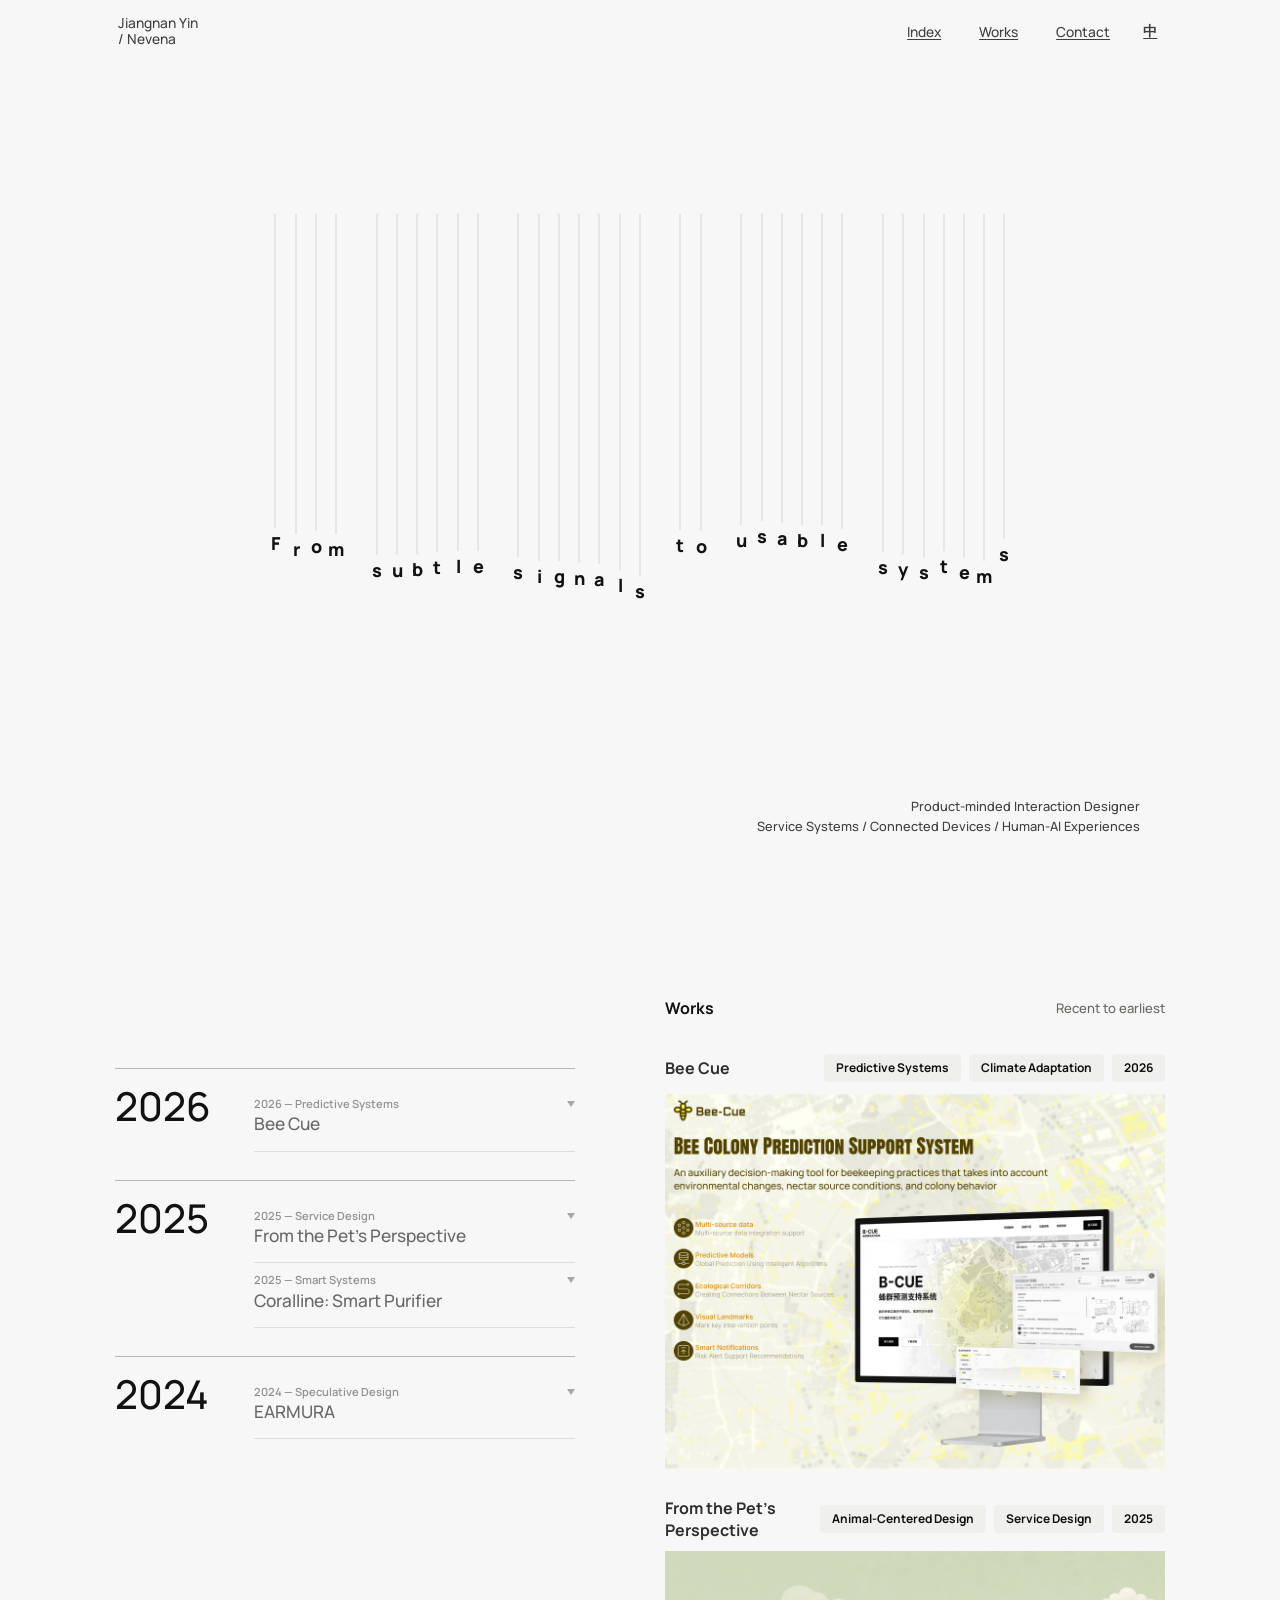
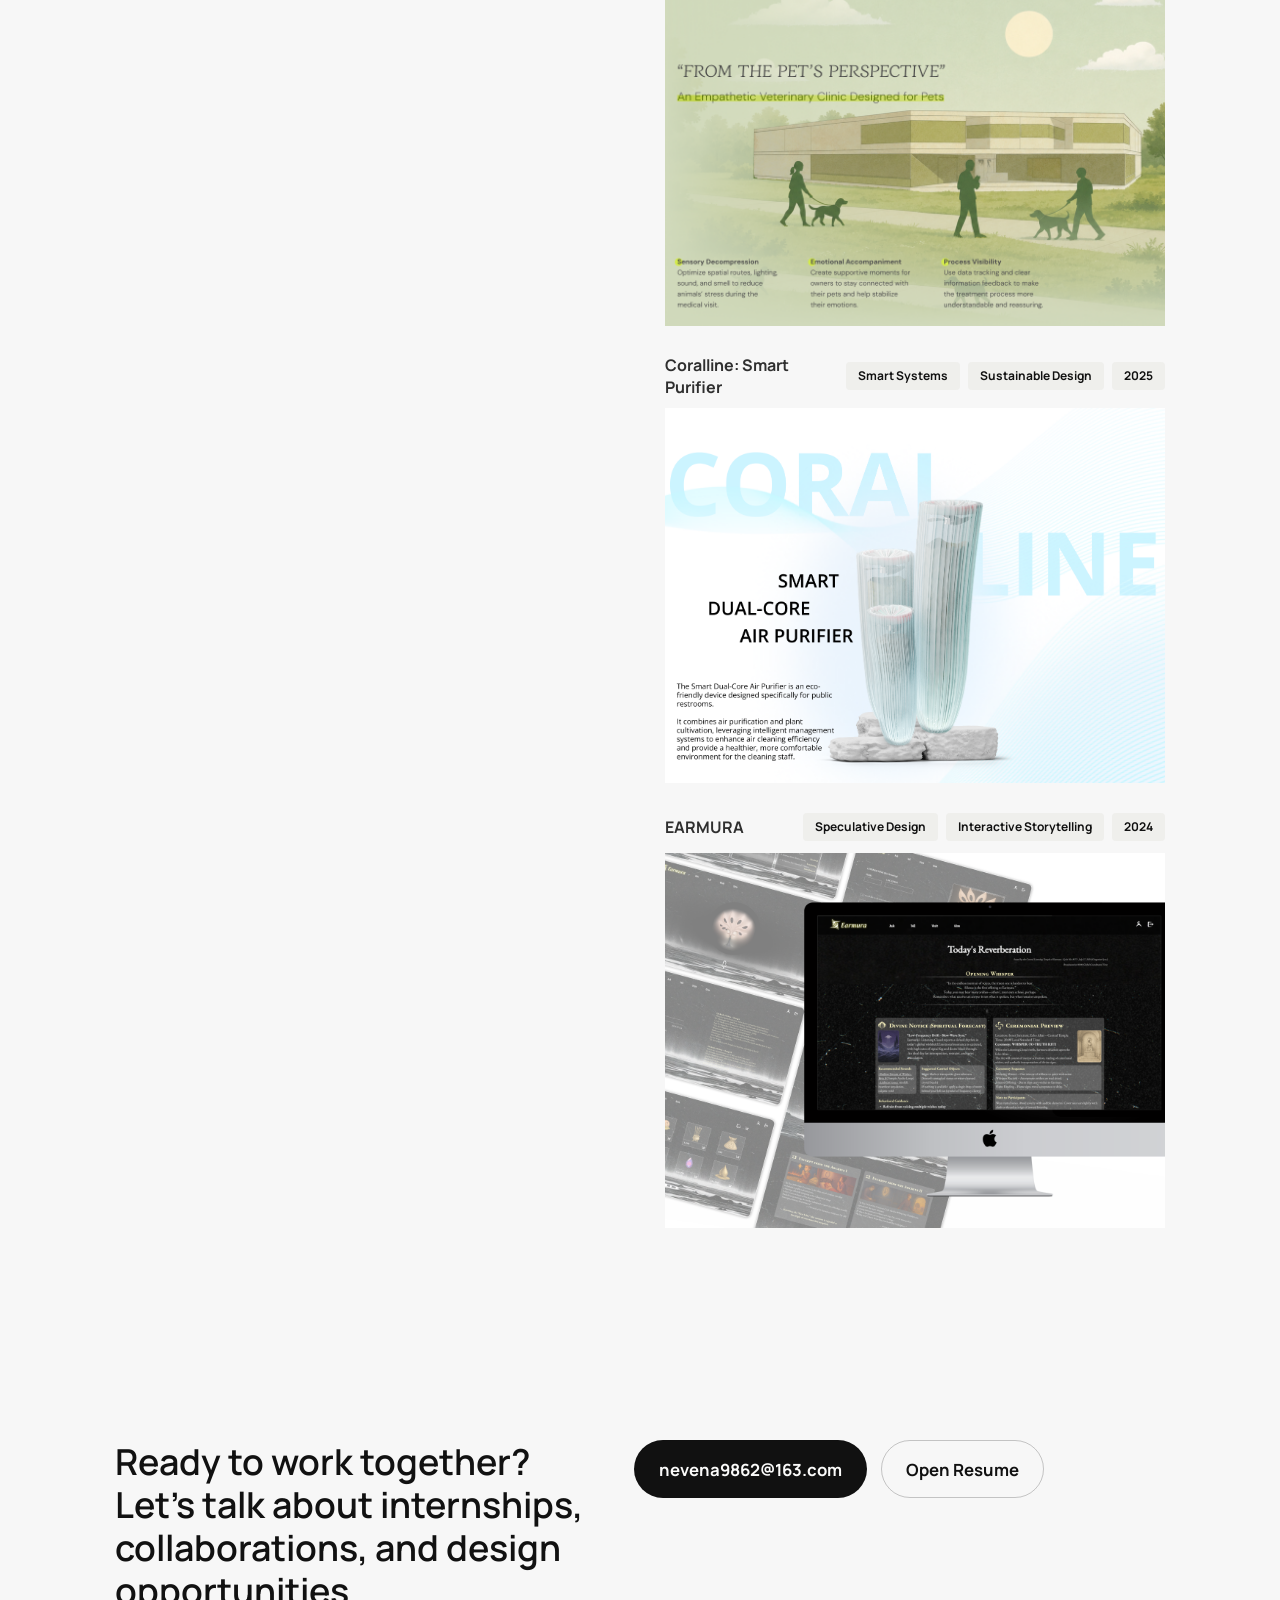
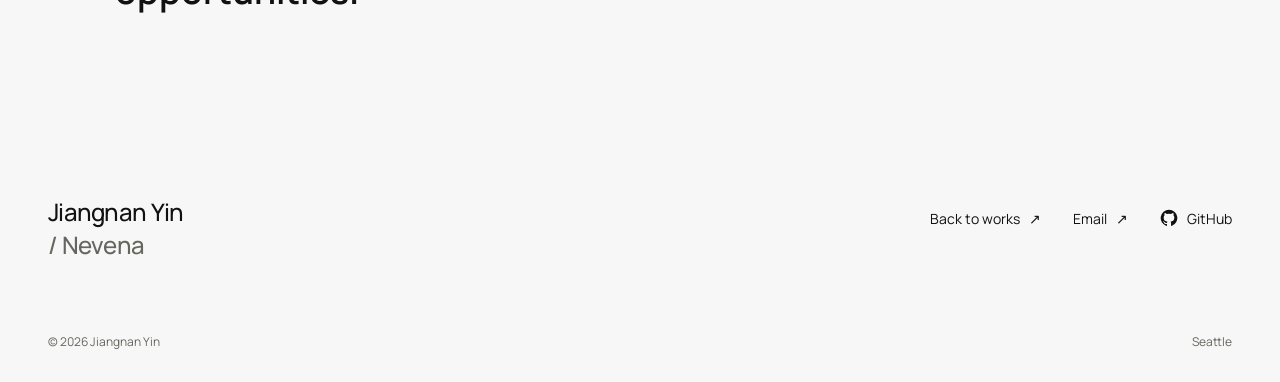
<file: index.html>
<!DOCTYPE html>
<html lang="en">
<head>
  <!-- Google tag (gtag.js) -->
  <script async src="https://www.googletagmanager.com/gtag/js?id=G-LTPB3CHJ49"></script>
  <script>
    window.dataLayer = window.dataLayer || [];
    function gtag(){dataLayer.push(arguments);}
    gtag('js', new Date());

    gtag('config', 'G-LTPB3CHJ49');
  </script>
  <meta charset="UTF-8">
  <meta name="viewport" content="width=device-width, initial-scale=1.0">
  <title>Jiangnan Yin | Portfolio</title>
  <meta
    name="description"
    content="Portfolio of Jiangnan Yin, an Art and Technology designer focused on spatial design, interaction, and speculative storytelling."
  >
  <link rel="preconnect" href="https://fonts.googleapis.com">
  <link rel="preconnect" href="https://fonts.gstatic.com" crossorigin>
  <link href="https://fonts.googleapis.com/css2?family=Manrope:wght@400;500;600;700;800&display=swap" rel="stylesheet">
  <link rel="stylesheet" href="styles.css?v=20261105-footer">
</head>
<body class="landing-dark">
  <div class="progress-bar" aria-hidden="true"></div>

  <main id="top">
    <header class="site-nav" data-site-nav>
      <a class="site-nav-brand" href="#top" aria-label="Jiangnan Yin home">
        <span>Jiangnan Yin</span>
        <span>/ Nevena</span>
      </a>
      <nav class="floating-nav" aria-label="Site navigation">
        <a href="#top">Index</a>
        <a href="#works">Works</a>
        <a href="#contact">Contact</a>
      </nav>
    </header>

    <section class="hero-derek reveal" aria-labelledby="hero-title">
      <h1 id="hero-title">JIANGNAN YIN</h1>
      <p class="hero-slogan">From subtle signals to usable systems.</p>
      <div class="hero-curtain" aria-hidden="true">
        <span class="curtain-item" style="--drop: 341px; --delay: 0ms;"><span class="curtain-thread"></span><span class="curtain-char">F</span></span>
        <span class="curtain-item" style="--drop: 347px; --delay: 28ms;"><span class="curtain-thread"></span><span class="curtain-char">r</span></span>
        <span class="curtain-item" style="--drop: 344px; --delay: 56ms;"><span class="curtain-thread"></span><span class="curtain-char">o</span></span>
        <span class="curtain-item" style="--drop: 347px; --delay: 84ms;"><span class="curtain-thread"></span><span class="curtain-char">m</span></span>
        <span class="curtain-gap"></span>
        <span class="curtain-item" style="--drop: 368px; --delay: 112ms;"><span class="curtain-thread"></span><span class="curtain-char">s</span></span>
        <span class="curtain-item" style="--drop: 368px; --delay: 140ms;"><span class="curtain-thread"></span><span class="curtain-char">u</span></span>
        <span class="curtain-item" style="--drop: 367px; --delay: 168ms;"><span class="curtain-thread"></span><span class="curtain-char">b</span></span>
        <span class="curtain-item" style="--drop: 365px; --delay: 196ms;"><span class="curtain-thread"></span><span class="curtain-char">t</span></span>
        <span class="curtain-item" style="--drop: 364px; --delay: 224ms;"><span class="curtain-thread"></span><span class="curtain-char">l</span></span>
        <span class="curtain-item" style="--drop: 364px; --delay: 252ms;"><span class="curtain-thread"></span><span class="curtain-char">e</span></span>
        <span class="curtain-gap"></span>
        <span class="curtain-item" style="--drop: 370px; --delay: 280ms;"><span class="curtain-thread"></span><span class="curtain-char">s</span></span>
        <span class="curtain-item" style="--drop: 374px; --delay: 308ms;"><span class="curtain-thread"></span><span class="curtain-char">i</span></span>
        <span class="curtain-item" style="--drop: 374px; --delay: 336ms;"><span class="curtain-thread"></span><span class="curtain-char">g</span></span>
        <span class="curtain-item" style="--drop: 376px; --delay: 364ms;"><span class="curtain-thread"></span><span class="curtain-char">n</span></span>
        <span class="curtain-item" style="--drop: 377px; --delay: 392ms;"><span class="curtain-thread"></span><span class="curtain-char">a</span></span>
        <span class="curtain-item" style="--drop: 383px; --delay: 420ms;"><span class="curtain-thread"></span><span class="curtain-char">l</span></span>
        <span class="curtain-item" style="--drop: 389px; --delay: 448ms;"><span class="curtain-thread"></span><span class="curtain-char">s</span></span>
        <span class="curtain-gap"></span>
        <span class="curtain-item" style="--drop: 343px; --delay: 476ms;"><span class="curtain-thread"></span><span class="curtain-char">t</span></span>
        <span class="curtain-item" style="--drop: 344px; --delay: 504ms;"><span class="curtain-thread"></span><span class="curtain-char">o</span></span>
        <span class="curtain-gap"></span>
        <span class="curtain-item" style="--drop: 338px; --delay: 532ms;"><span class="curtain-thread"></span><span class="curtain-char">u</span></span>
        <span class="curtain-item" style="--drop: 334px; --delay: 560ms;"><span class="curtain-thread"></span><span class="curtain-char">s</span></span>
        <span class="curtain-item" style="--drop: 336px; --delay: 588ms;"><span class="curtain-thread"></span><span class="curtain-char">a</span></span>
        <span class="curtain-item" style="--drop: 338px; --delay: 616ms;"><span class="curtain-thread"></span><span class="curtain-char">b</span></span>
        <span class="curtain-item" style="--drop: 338px; --delay: 644ms;"><span class="curtain-thread"></span><span class="curtain-char">l</span></span>
        <span class="curtain-item" style="--drop: 342px; --delay: 672ms;"><span class="curtain-thread"></span><span class="curtain-char">e</span></span>
        <span class="curtain-gap"></span>
        <span class="curtain-item" style="--drop: 365px; --delay: 700ms;"><span class="curtain-thread"></span><span class="curtain-char">s</span></span>
        <span class="curtain-item" style="--drop: 367px; --delay: 728ms;"><span class="curtain-thread"></span><span class="curtain-char">y</span></span>
        <span class="curtain-item" style="--drop: 370px; --delay: 756ms;"><span class="curtain-thread"></span><span class="curtain-char">s</span></span>
        <span class="curtain-item" style="--drop: 364px; --delay: 784ms;"><span class="curtain-thread"></span><span class="curtain-char">t</span></span>
        <span class="curtain-item" style="--drop: 370px; --delay: 812ms;"><span class="curtain-thread"></span><span class="curtain-char">e</span></span>
        <span class="curtain-item" style="--drop: 374px; --delay: 840ms;"><span class="curtain-thread"></span><span class="curtain-char">m</span></span>
        <span class="curtain-item" style="--drop: 352px; --delay: 868ms;"><span class="curtain-thread"></span><span class="curtain-char">s</span></span>
      </div>
      <p class="hero-role">Product-minded Interaction Designer<br>Service Systems / Connected Devices / Human-AI Experiences</p>
      <p class="hero-derek-copy">
        I'm Jiangnan Yin, also known as Nevena, a System Interaction Designer working across spatial interfaces, service systems, and speculative technology.
      </p>
    </section>

    <section class="works-derek" id="works">
      <div class="works-timeline-grid" data-works-timeline>
        <aside class="works-notes-timeline reveal" aria-label="Project timeline">
          <div class="notes-year-group">
            <span class="notes-year">2026</span>
            <div class="notes-list">
              <a href="#work-beecue" class="notes-item" data-timeline-item data-work-index="0">
                <span>2026 — Predictive Systems</span>
                <strong>Bee Cue</strong>
              </a>
            </div>
          </div>
          <div class="notes-year-group">
            <span class="notes-year">2025</span>
            <div class="notes-list">
              <a href="#work-pets" class="notes-item" data-timeline-item data-work-index="1">
                <span>2025 — Service Design</span>
                <strong>From the Pet's Perspective</strong>
              </a>
              <a href="#work-coralline" class="notes-item" data-timeline-item data-work-index="2">
                <span>2025 — Smart Systems</span>
                <strong>Coralline: Smart Purifier</strong>
              </a>
            </div>
          </div>
          <div class="notes-year-group">
            <span class="notes-year">2024</span>
            <div class="notes-list">
              <a href="#work-earmura" class="notes-item" data-timeline-item data-work-index="3">
                <span>2024 — Speculative Design</span>
                <strong>EARMURA</strong>
              </a>
            </div>
          </div>
        </aside>

        <div class="works-main">
          <div class="works-section-label">
            <span>Works</span>
            <span>Recent to earliest</span>
          </div>
          <div class="works-grid">
          <a class="work-derek-card reveal" id="work-beecue" href="project-five.html" data-work-row data-work-index="0">
            <div class="work-derek-head">
              <span>Bee Cue</span>
              <div class="work-derek-tags">
                <em>Predictive Systems</em>
                <em>Climate Adaptation</em>
                <em>2026</em>
              </div>
            </div>
            <div class="work-derek-media">
              <img src="images/beecue index.png" alt="Bee Cue project">
              <span class="work-derek-overlay">View project</span>
            </div>
          </a>

          <a class="work-derek-card reveal" id="work-pets" href="project-pets.html" data-work-row data-work-index="1">
            <div class="work-derek-head">
              <span>From the Pet's Perspective</span>
              <div class="work-derek-tags">
                <em>Animal-Centered Design</em>
                <em>Service Design</em>
                <em>2025</em>
              </div>
            </div>
            <div class="work-derek-media">
              <img src="images/pets index.png" alt="From the Pet's Perspective project">
              <span class="work-derek-overlay">View project</span>
            </div>
          </a>

          <a class="work-derek-card reveal" id="work-coralline" href="project-sanitation.html" data-work-row data-work-index="2">
            <div class="work-derek-head">
              <span>Coralline: Smart Purifier</span>
              <div class="work-derek-tags">
                <em>Smart Systems</em>
                <em>Sustainable Design</em>
                <em>2025</em>
              </div>
            </div>
            <div class="work-derek-media">
              <img src="images/coralline index.png" alt="Coralline Smart Purifier project">
              <span class="work-derek-overlay">View project</span>
            </div>
          </a>

          <a class="work-derek-card reveal" id="work-earmura" href="project-earmura.html" data-work-row data-work-index="3">
            <div class="work-derek-head">
              <span>EARMURA</span>
              <div class="work-derek-tags">
                <em>Speculative Design</em>
                <em>Interactive Storytelling</em>
                <em>2024</em>
              </div>
            </div>
            <div class="work-derek-media">
              <img src="images/earmura index.png" alt="Earmura project">
              <span class="work-derek-overlay">View project</span>
            </div>
          </a>

          </div>
        </div>
      </div>
    </section>

    <section class="contact-derek reveal" id="contact">
      <div class="contact-derek-copy">
        <p>Ready to work together? Let's talk about internships, collaborations, and design opportunities.</p>
      </div>
      <div class="contact-derek-actions">
        <a href="mailto:nevena9862@163.com">nevena9862@163.com</a>
        <a href="resume.pdf">Open Resume</a>
      </div>
    </section>

  </main>

  <footer class="project-footer" aria-label="Portfolio footer">
    <div class="project-footer__main">
      <a class="project-footer__name" href="index.html">Jiangnan Yin<span>/ Nevena</span></a>
      <nav class="project-footer__links" aria-label="Explore and connect">
        <a href="index.html#works"><span>Back to works</span><span aria-hidden="true">↗</span></a>
        <a href="mailto:nevena9862@163.com"><span>Email</span><span aria-hidden="true">↗</span></a>
        <a href="https://github.com/Neeeveee" target="_blank" rel="noopener noreferrer"><svg aria-hidden="true" viewBox="0 0 24 24" width="18" height="18" fill="currentColor"><path d="M12 .9a11.1 11.1 0 0 0-3.51 21.63c.55.1.76-.24.76-.53v-2.07c-3.09.67-3.74-1.31-3.74-1.31-.5-1.28-1.23-1.62-1.23-1.62-1.01-.69.08-.68.08-.68 1.12.08 1.7 1.14 1.7 1.14.99 1.7 2.6 1.21 3.23.92.1-.72.39-1.21.7-1.49-2.47-.28-5.06-1.23-5.06-5.49 0-1.21.43-2.2 1.14-2.98-.11-.28-.49-1.41.11-2.94 0 0 .93-.3 3.05 1.14a10.6 10.6 0 0 1 5.55 0c2.12-1.44 3.05-1.14 3.05-1.14.6 1.53.22 2.66.11 2.94.71.78 1.14 1.77 1.14 2.98 0 4.27-2.6 5.2-5.08 5.48.4.35.75 1.02.75 2.06V22c0 .3.2.64.77.53A11.1 11.1 0 0 0 12 .9Z"/></svg><span>GitHub</span></a>
      </nav>
    </div>
    <div class="project-footer__meta"><span>© 2026 Jiangnan Yin</span><span>Seattle</span></div>
  </footer>

  <script src="translations.js"></script>
  <script src="script.js?v=20260929-nav2"></script>
</body>
</html>
</file>
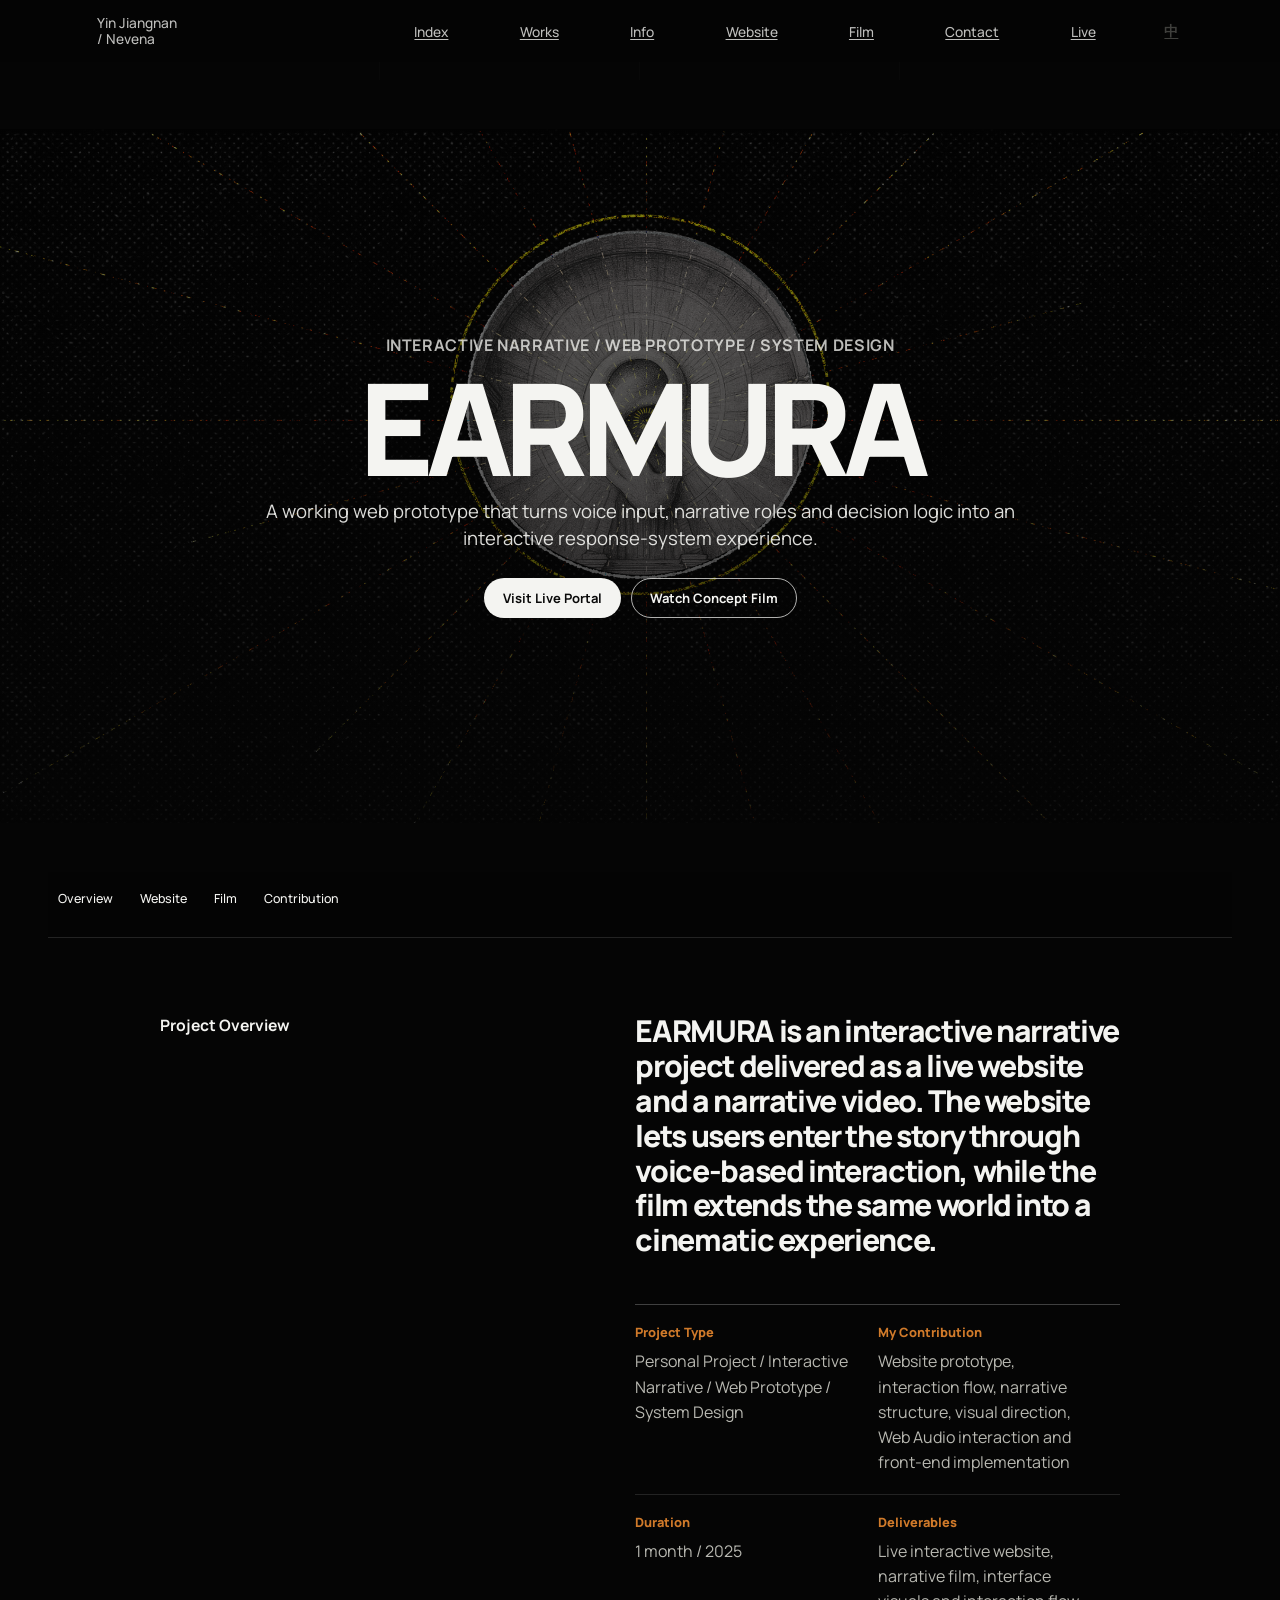
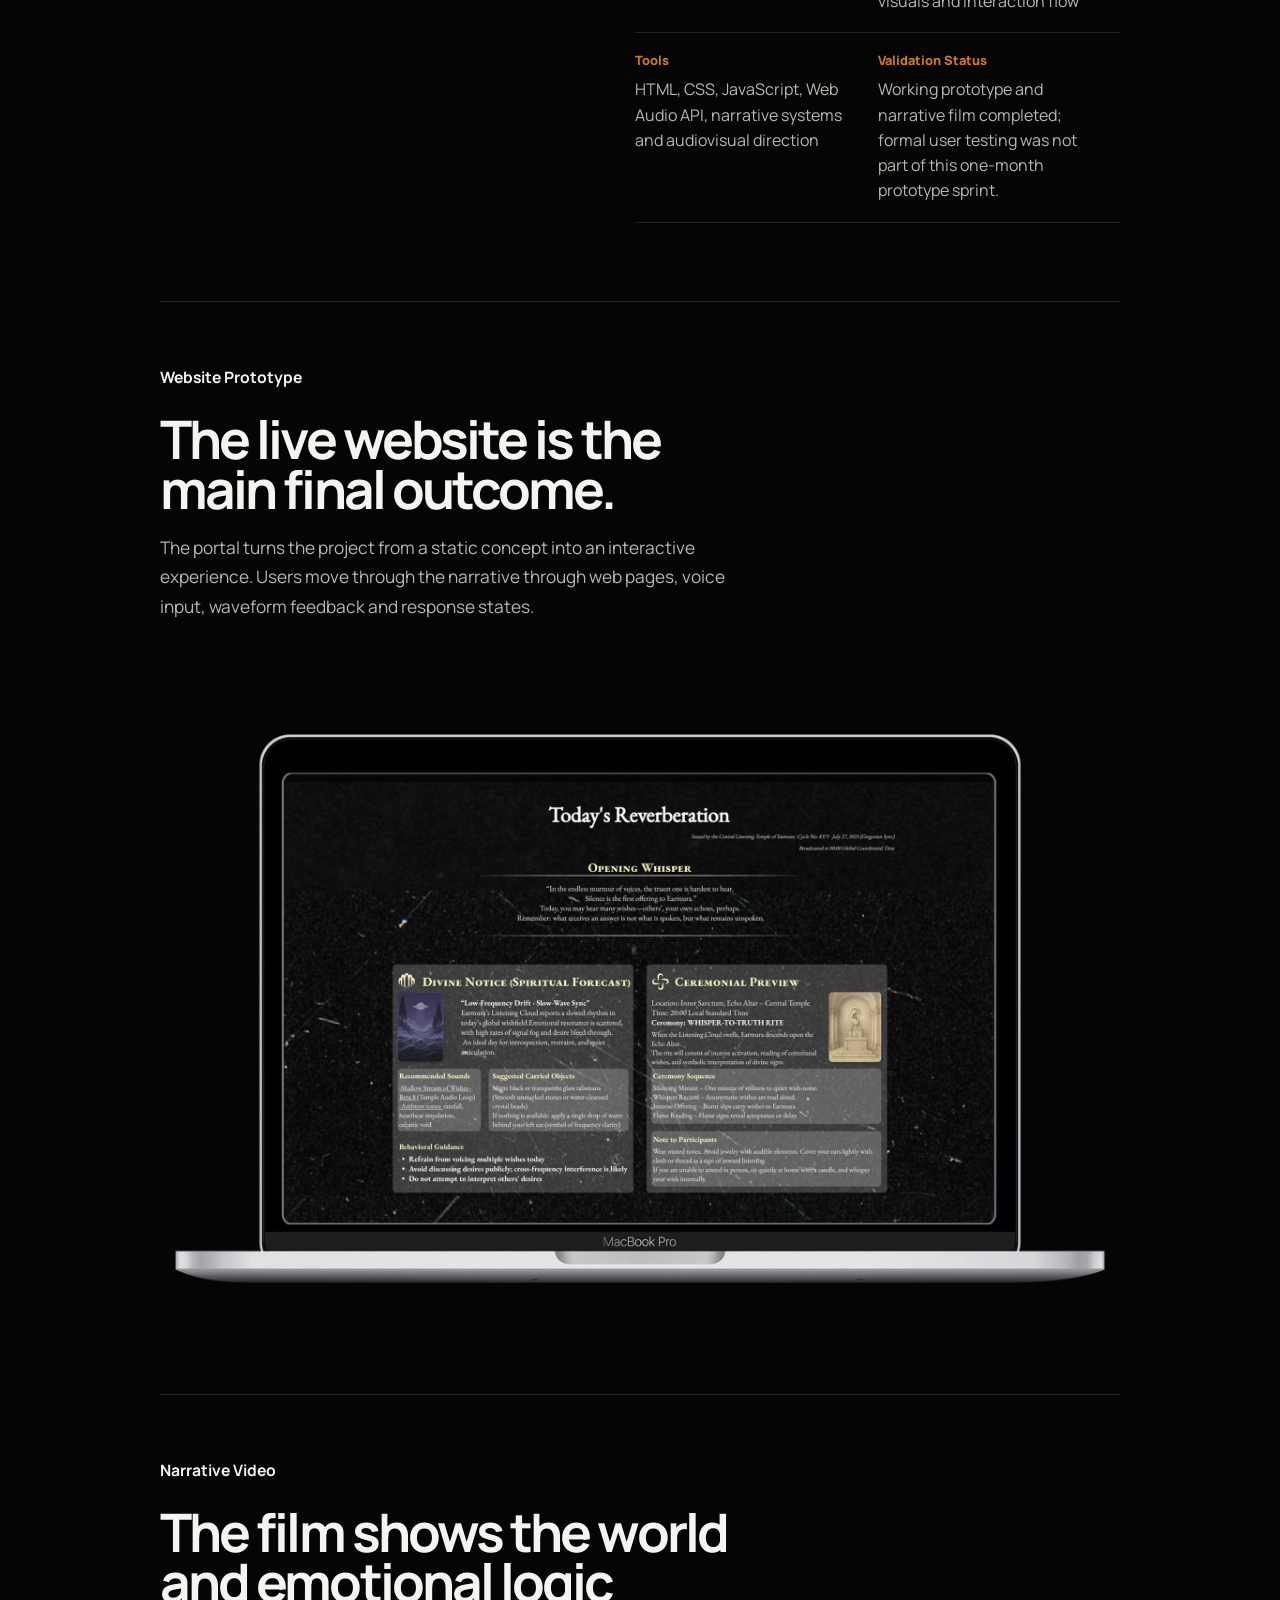
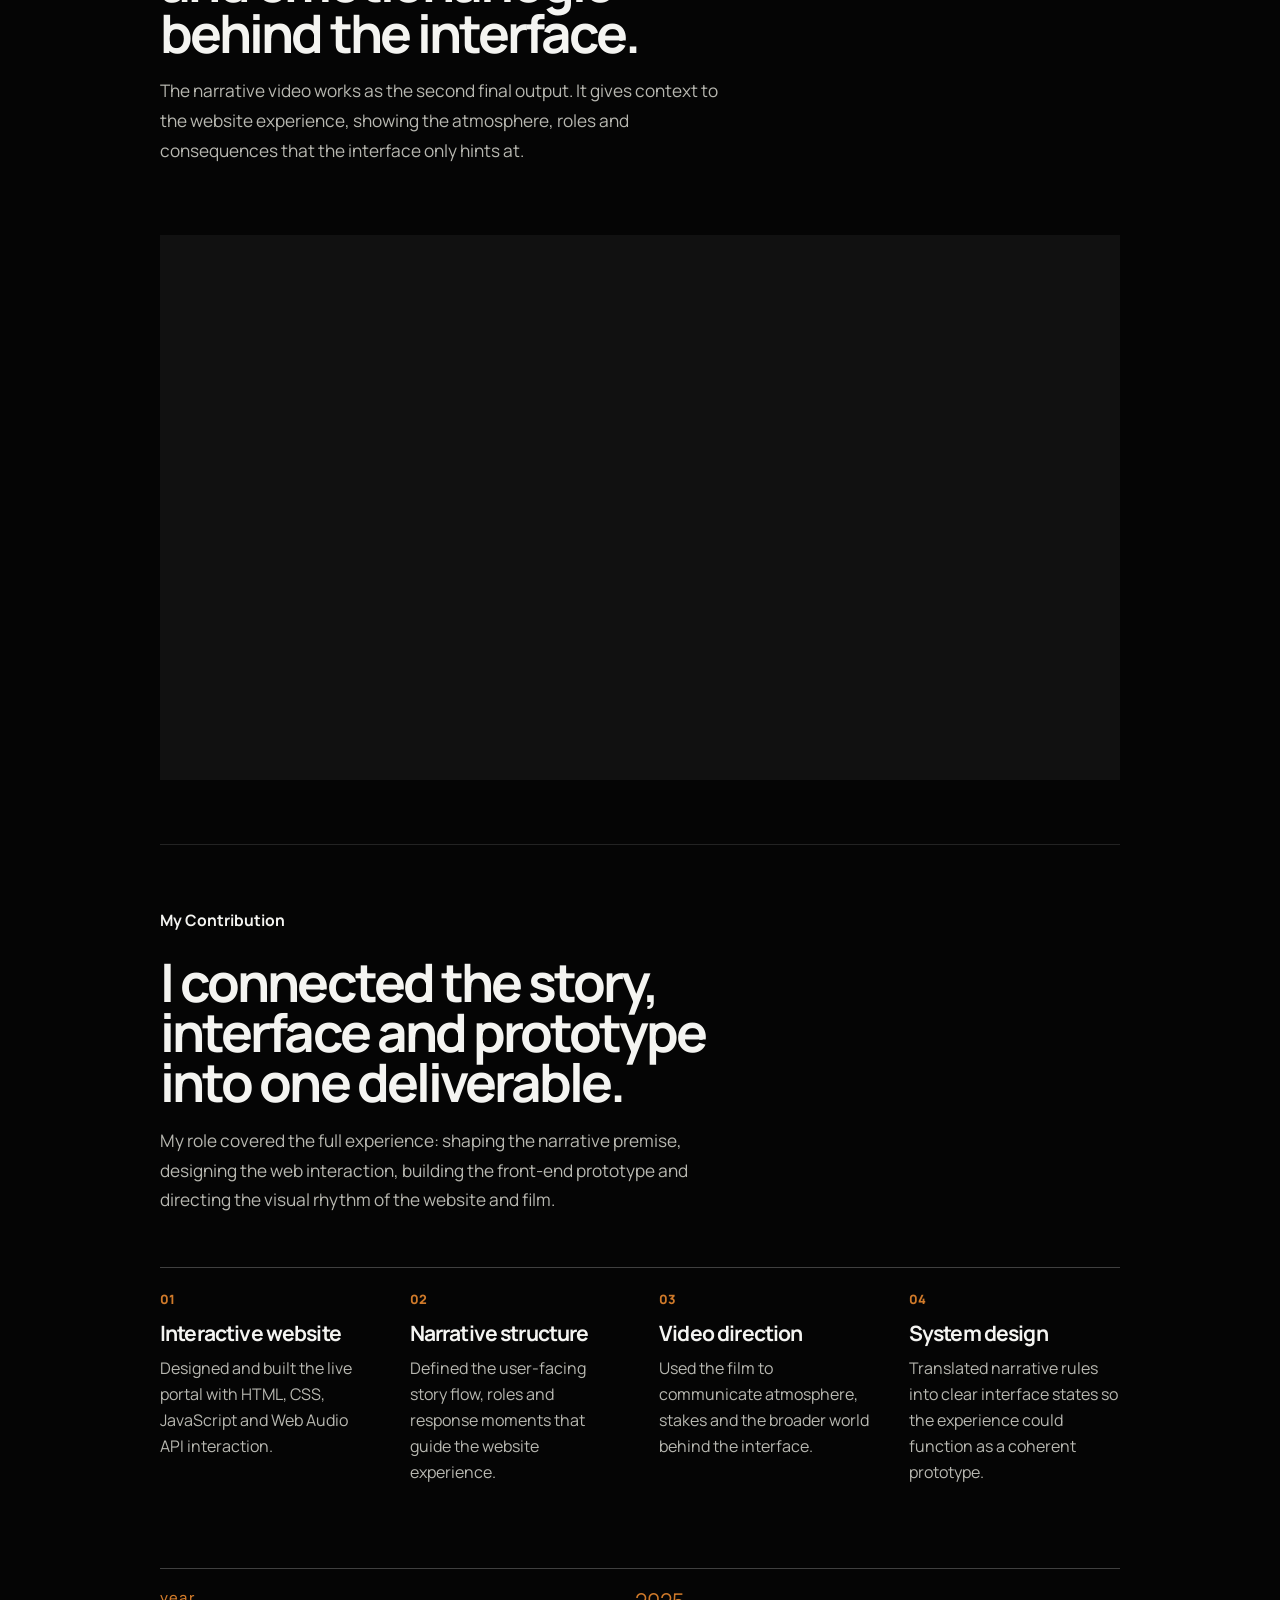
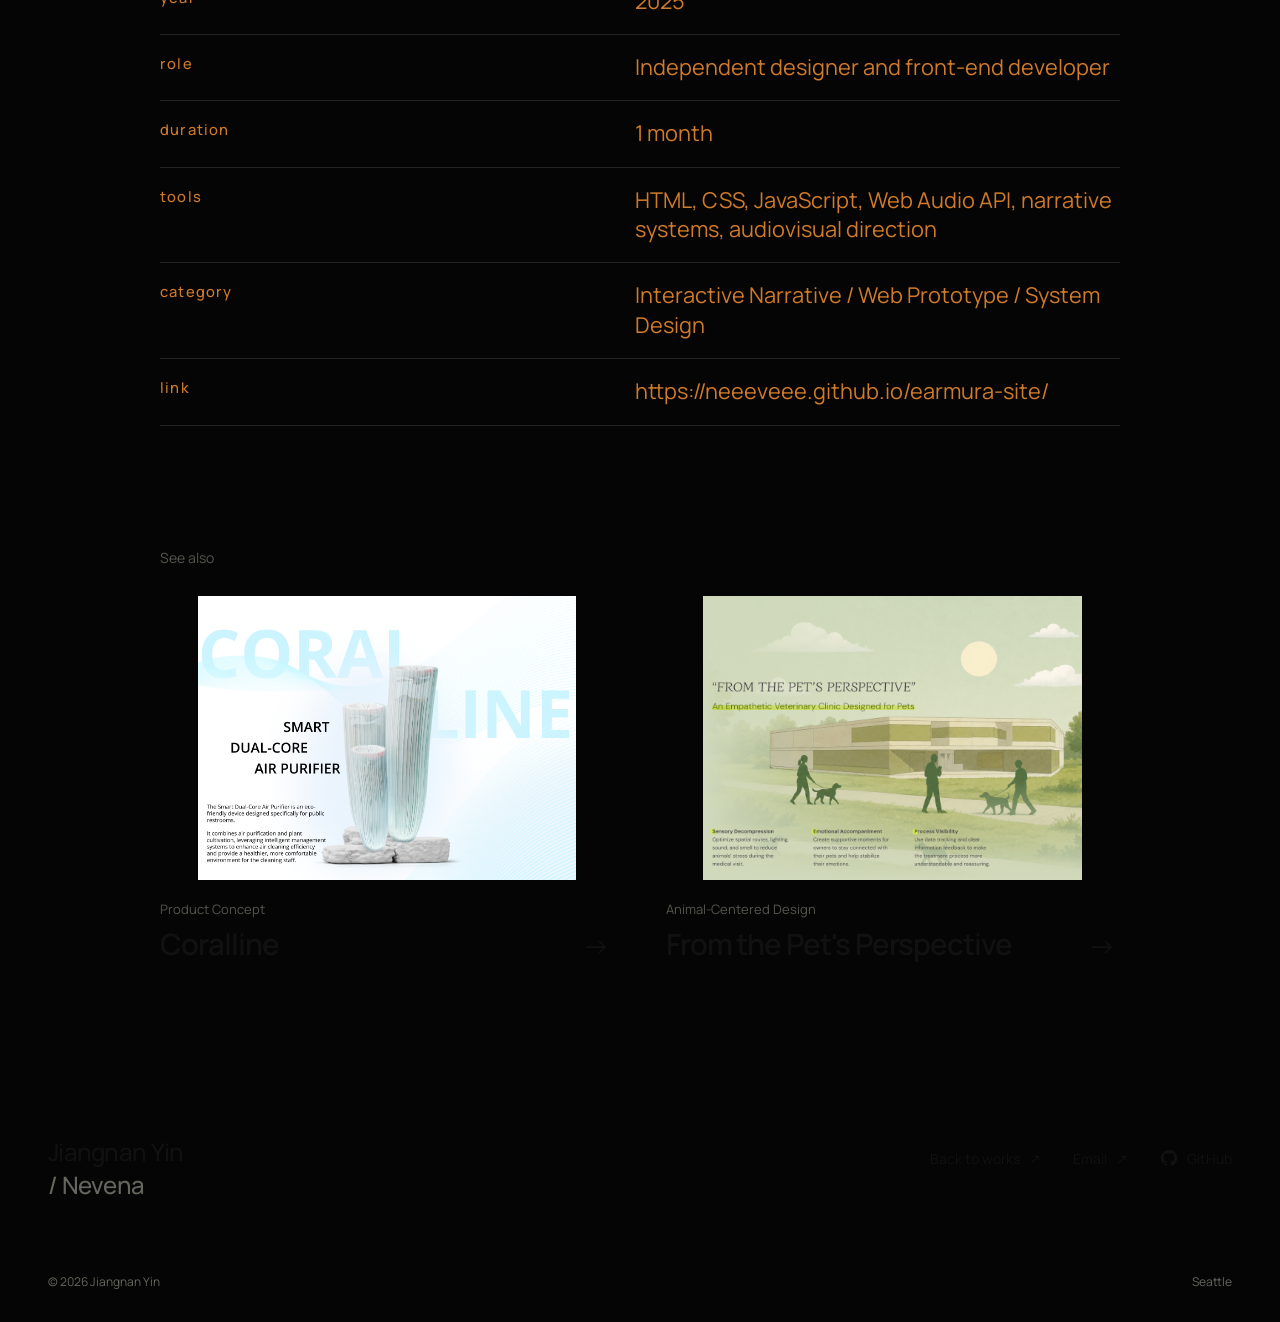
<file: project-earmura.html>
<!DOCTYPE html>
<html lang="en">
<head>
  <meta charset="UTF-8">
  <meta name="viewport" content="width=device-width, initial-scale=1.0">
  <title>EARMURA | Yin Jiangnan</title>
  <meta name="description" content="EARMURA is an interactive narrative, web prototype and system design case study by Yin Jiangnan.">
  <link rel="preconnect" href="https://fonts.googleapis.com">
  <link rel="preconnect" href="https://fonts.gstatic.com" crossorigin>
  <link href="https://fonts.googleapis.com/css2?family=Manrope:wght@400;500;600;700;800&display=swap" rel="stylesheet">
  <link rel="stylesheet" href="styles.css?v=20261105-footer">
</head>
<body class="landing-dark detail-page-dark earmura-page">
  <div class="progress-bar" aria-hidden="true"></div>

  <header class="site-nav earmura-site-nav" data-site-nav>
    <a class="site-nav-brand" href="index.html" aria-label="Yin Jiangnan home">
      <span>Yin Jiangnan</span>
      <span>/ Nevena</span>
    </a>
    <nav class="floating-nav earmura-main-nav" aria-label="Primary navigation">
      <a href="index.html">Index</a>
      <a href="index.html#works">Works</a>
      <a href="#overview">Info</a>
      <a href="#website">Website</a>
      <a href="#film">Film</a>
      <a href="#contact">Contact</a>
      <a href="https://neeeveee.github.io/earmura-site/" target="_blank" rel="noreferrer">Live</a>
    </nav>
  </header>

  <main>
    <section class="detail-hero-banner earmura-hero reveal" id="top">
      <img src="images/earmura/earmura-hero.png" alt="EARMURA interactive response-system hero image">
      <div class="earmura-hero-copy">
        <p>Interactive Narrative / Web Prototype / System Design</p>
        <h1>EARMURA</h1>
        <span>A working web prototype that turns voice input, narrative roles and decision logic into an interactive response-system experience.</span>
        <div class="earmura-hero-actions">
          <a href="https://neeeveee.github.io/earmura-site/" target="_blank" rel="noreferrer">Visit Live Portal</a>
          <a href="https://youtu.be/R1Z5vcuJS8I?si=3iYVltw_bXWBsrP2" target="_blank" rel="noreferrer">Watch Concept Film</a>
        </div>
      </div>
    </section>

    <nav class="earmura-anchor-nav reveal" aria-label="Case study navigation">
      <a href="#overview">Overview</a>
      <a href="#website">Website</a>
      <a href="#film">Film</a>
      <a href="#contribution">Contribution</a>
    </nav>

    <section class="detail-intro-grid earmura-overview reveal" id="overview">
      <div class="detail-intro-label">Project Overview</div>
      <div class="detail-intro-main">
        <p>
          EARMURA is an interactive narrative project delivered as a live website and a narrative video. The website lets users enter the story through voice-based interaction, while the film extends the same world into a cinematic experience.
        </p>
        <div class="earmura-info-grid">
          <div>
            <span>Project Type</span>
            <p>Personal Project / Interactive Narrative / Web Prototype / System Design</p>
          </div>
          <div>
            <span>My Contribution</span>
            <p>Website prototype, interaction flow, narrative structure, visual direction, Web Audio interaction and front-end implementation</p>
          </div>
          <div>
            <span>Duration</span>
            <p>1 month / 2025</p>
          </div>
          <div>
            <span>Deliverables</span>
            <p>Live interactive website, narrative film, interface visuals and interaction flow</p>
          </div>
          <div>
            <span>Tools</span>
            <p>HTML, CSS, JavaScript, Web Audio API, narrative systems and audiovisual direction</p>
          </div>
          <div>
            <span>Validation Status</span>
            <p>Working prototype and narrative film completed; formal user testing was not part of this one-month prototype sprint.</p>
          </div>
        </div>
      </div>
    </section>

    <section class="case-study-section earmura-outcome reveal" id="website">
      <div class="case-study-label">Website Prototype</div>
      <div class="case-study-body">
        <div class="case-study-copy">
          <h2>The live website is the main final outcome.</h2>
          <p>
            The portal turns the project from a static concept into an interactive experience. Users move through the narrative through web pages, voice input, waveform feedback and response states.
          </p>
        </div>
      </div>
      <a class="earmura-prototype-preview" href="https://neeeveee.github.io/earmura-site/" target="_blank" rel="noreferrer" aria-label="Open the live EARMURA website prototype">
        <figure class="detail-asset-figure">
          <img src="images/earmura/earmura-prototype.png" alt="EARMURA live website prototype preview">
        </figure>
      </a>
    </section>

    <section class="case-study-section earmura-film-section reveal" id="film">
      <div class="case-study-label">Narrative Video</div>
      <div class="case-study-body">
        <div class="case-study-copy">
          <h2>The film shows the world and emotional logic behind the interface.</h2>
          <p>
            The narrative video works as the second final output. It gives context to the website experience, showing the atmosphere, roles and consequences that the interface only hints at.
          </p>
        </div>
      </div>
      <div class="detail-video-embed earmura-film-embed">
        <iframe
          src="https://www.youtube-nocookie.com/embed/R1Z5vcuJS8I?rel=0"
          title="EARMURA concept film"
          loading="lazy"
          allow="accelerometer; autoplay; clipboard-write; encrypted-media; gyroscope; picture-in-picture; web-share"
          referrerpolicy="strict-origin-when-cross-origin"
          allowfullscreen
        ></iframe>
      </div>
    </section>

    <section class="case-study-section earmura-decisions reveal" id="contribution">
      <div class="case-study-label">My Contribution</div>
      <div class="case-study-body">
        <div class="case-study-copy">
          <h2>I connected the story, interface and prototype into one deliverable.</h2>
          <p>
            My role covered the full experience: shaping the narrative premise, designing the web interaction, building the front-end prototype and directing the visual rhythm of the website and film.
          </p>
        </div>
      </div>
      <div class="earmura-decision-grid">
        <article>
          <span>01</span>
          <h3>Interactive website</h3>
          <p>Designed and built the live portal with HTML, CSS, JavaScript and Web Audio API interaction.</p>
        </article>
        <article>
          <span>02</span>
          <h3>Narrative structure</h3>
          <p>Defined the user-facing story flow, roles and response moments that guide the website experience.</p>
        </article>
        <article>
          <span>03</span>
          <h3>Video direction</h3>
          <p>Used the film to communicate atmosphere, stakes and the broader world behind the interface.</p>
        </article>
        <article>
          <span>04</span>
          <h3>System design</h3>
          <p>Translated narrative rules into clear interface states so the experience could function as a coherent prototype.</p>
        </article>
      </div>
    </section>

    <section class="detail-meta-board reveal" id="contact">
      <div class="detail-meta-row">
        <div class="detail-meta-label">Year</div>
        <div class="detail-meta-value">2025</div>
      </div>
      <div class="detail-meta-row">
        <div class="detail-meta-label">Role</div>
        <div class="detail-meta-value">Independent designer and front-end developer</div>
      </div>
      <div class="detail-meta-row">
        <div class="detail-meta-label">Duration</div>
        <div class="detail-meta-value">1 month</div>
      </div>
      <div class="detail-meta-row">
        <div class="detail-meta-label">Tools</div>
        <div class="detail-meta-value">HTML, CSS, JavaScript, Web Audio API, narrative systems, audiovisual direction</div>
      </div>
      <div class="detail-meta-row">
        <div class="detail-meta-label">Category</div>
        <div class="detail-meta-value">Interactive Narrative / Web Prototype / System Design</div>
      </div>
      <div class="detail-meta-row">
        <div class="detail-meta-label">Link</div>
        <div class="detail-meta-value"><a href="https://neeeveee.github.io/earmura-site/" target="_blank" rel="noreferrer">https://neeeveee.github.io/earmura-site/</a></div>
      </div>
    </section>

    <section class="detail-see-also related-work reveal">
      <div class="detail-see-also-header">
        <span>See also</span>
      </div>
      <div class="detail-see-also-list">
        <a class="detail-see-also-card" href="project-sanitation.html">
          <img src="images/coralline index.png" alt="Coralline smart purifier project preview">
          <div class="detail-see-also-copy">
            <span>Product Concept</span>
            <strong>Coralline</strong>
          </div>
          <div class="detail-see-also-arrow">&rarr;</div>
        </a>
        <a class="detail-see-also-card" href="project-pets.html">
          <img src="images/pets index.png" alt="From the Pet's Perspective project preview">
          <div class="detail-see-also-copy">
            <span>Animal-Centered Design</span>
            <strong>From the Pet's Perspective</strong>
          </div>
          <div class="detail-see-also-arrow">&rarr;</div>
        </a>
      </div>
    </section>
  </main>


  <footer class="project-footer" aria-label="Portfolio footer">
    <div class="project-footer__main">
      <a class="project-footer__name" href="index.html">Jiangnan Yin<span>/ Nevena</span></a>
      <nav class="project-footer__links" aria-label="Explore and connect">
        <a href="index.html#works"><span>Back to works</span><span aria-hidden="true">↗</span></a>
        <a href="mailto:nevena9862@163.com"><span>Email</span><span aria-hidden="true">↗</span></a>
        <a href="https://github.com/Neeeveee" target="_blank" rel="noopener noreferrer"><svg aria-hidden="true" viewBox="0 0 24 24" width="18" height="18" fill="currentColor"><path d="M12 .9a11.1 11.1 0 0 0-3.51 21.63c.55.1.76-.24.76-.53v-2.07c-3.09.67-3.74-1.31-3.74-1.31-.5-1.28-1.23-1.62-1.23-1.62-1.01-.69.08-.68.08-.68 1.12.08 1.7 1.14 1.7 1.14.99 1.7 2.6 1.21 3.23.92.1-.72.39-1.21.7-1.49-2.47-.28-5.06-1.23-5.06-5.49 0-1.21.43-2.2 1.14-2.98-.11-.28-.49-1.41.11-2.94 0 0 .93-.3 3.05 1.14a10.6 10.6 0 0 1 5.55 0c2.12-1.44 3.05-1.14 3.05-1.14.6 1.53.22 2.66.11 2.94.71.78 1.14 1.77 1.14 2.98 0 4.27-2.6 5.2-5.08 5.48.4.35.75 1.02.75 2.06V22c0 .3.2.64.77.53A11.1 11.1 0 0 0 12 .9Z"/></svg><span>GitHub</span></a>
      </nav>
    </div>
    <div class="project-footer__meta"><span>© 2026 Jiangnan Yin</span><span>Seattle</span></div>
  </footer>

<script src="translations.js"></script>
  <script src="script.js?v=20260929-nav2"></script>
</body>
</html>
</file>
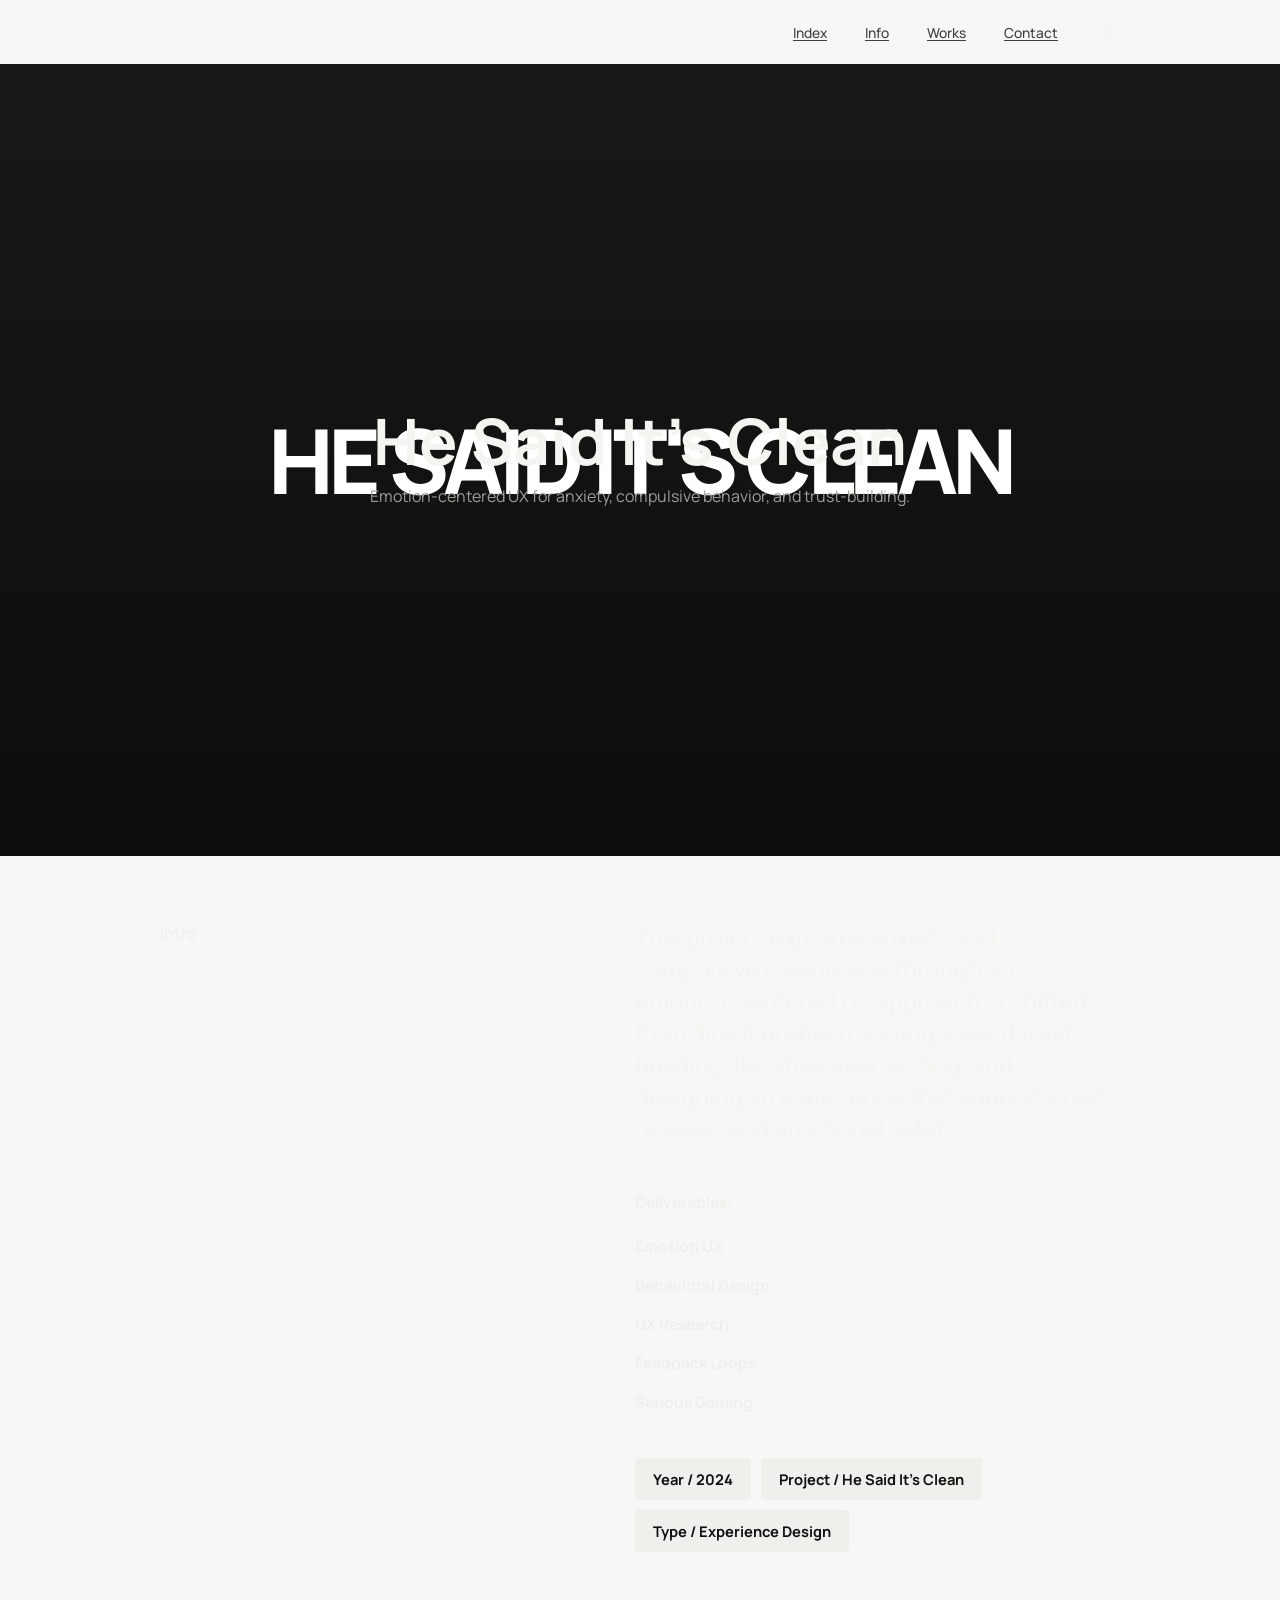
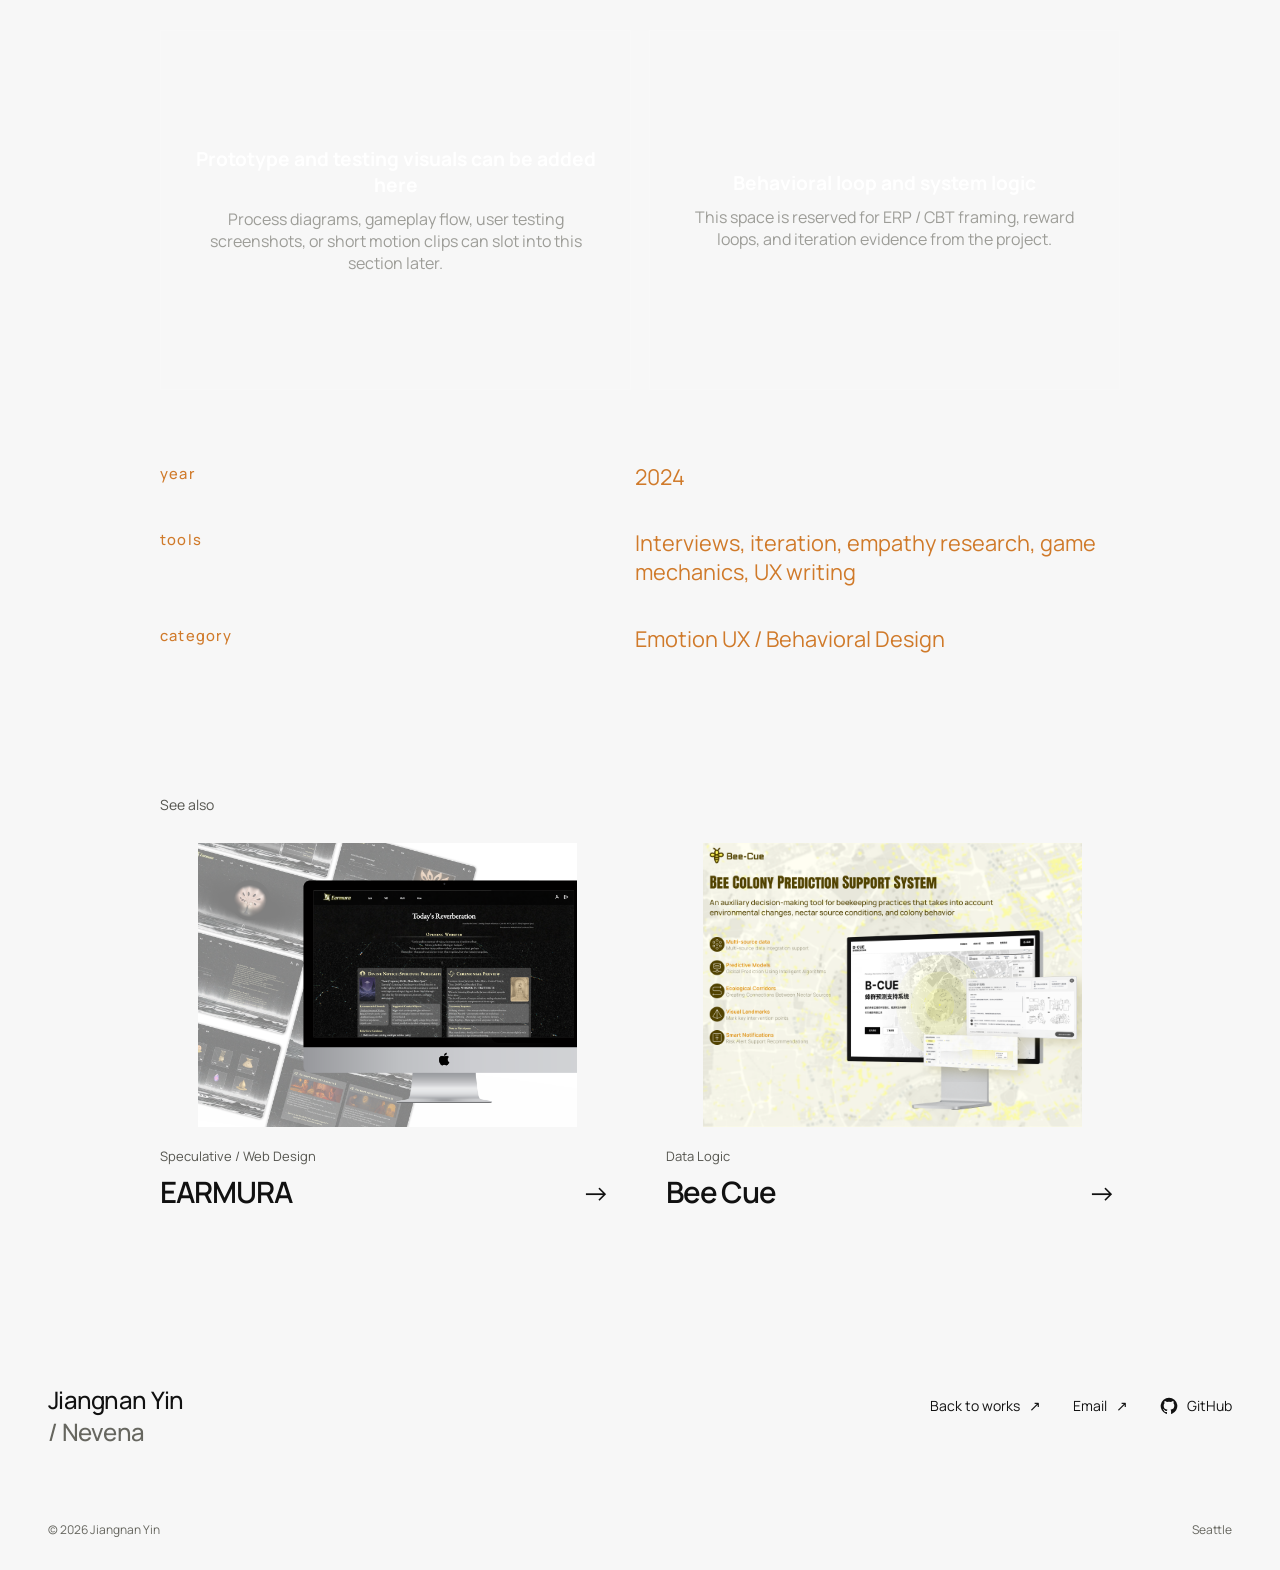
<file: project-four.html>
<!DOCTYPE html>
<html lang="en">
<head>
  <meta charset="UTF-8">
  <meta name="viewport" content="width=device-width, initial-scale=1.0">
  <title>He Said It's Clean | Yin Jiangnan</title>
  <link rel="preconnect" href="https://fonts.googleapis.com">
  <link rel="preconnect" href="https://fonts.gstatic.com" crossorigin>
  <link href="https://fonts.googleapis.com/css2?family=Manrope:wght@400;500;600;700;800&display=swap" rel="stylesheet">
  <link rel="stylesheet" href="styles.css?v=20261105-footer">
</head>
<body class="landing-dark detail-page-dark">
  <div class="progress-bar" aria-hidden="true"></div>

  <header class="floating-nav detail-floating-nav">
    <a href="index.html">Index</a>
    <a href="#intro">Info</a>
    <a href="index.html#works">Works</a>
    <a href="#contact">Contact</a>
  </header>

  <main>
    <section class="detail-hero-banner reveal detail-hero-placeholder">
      <div class="work-derek-placeholder-inner">
        <strong>He Said It's Clean</strong>
        <p>Emotion-centered UX for anxiety, compulsive behavior, and trust-building.</p>
      </div>
      <h1>HE SAID IT'S CLEAN</h1>
    </section>

    <section class="detail-intro-grid reveal" id="intro">
      <div class="detail-intro-label">Intro</div>
      <div class="detail-intro-main">
        <p>
          This project explores anxiety and compulsive cleanliness through an emotion-centered UX approach. It shifted from direct problem solving toward trust-building, iterative user testing, and designing an experience that supports rest, release, and emotional safety.
        </p>
        <div class="detail-side-block">
          <span>Deliverables:</span>
          <div class="detail-side-list">
            <div>Emotion UX</div>
            <div>Behavioral Design</div>
            <div>UX Research</div>
            <div>Feedback Loops</div>
            <div>Serious Gaming</div>
          </div>
          <div class="detail-pills">
            <em>Year / 2024</em>
            <em>Project / He Said It's Clean</em>
            <em>Type / Experience Design</em>
          </div>
        </div>
      </div>
    </section>

    <section class="detail-gallery-grid reveal">
      <div class="detail-gallery-note">
        <div>
          <strong>Prototype and testing visuals can be added here</strong>
          Process diagrams, gameplay flow, user testing screenshots, or short motion clips can slot into this section later.
        </div>
      </div>
      <div class="detail-gallery-note">
        <div>
          <strong>Behavioral loop and system logic</strong>
          This space is reserved for ERP / CBT framing, reward loops, and iteration evidence from the project.
        </div>
      </div>
    </section>

    <section class="detail-meta-board reveal" id="contact">
      <div class="detail-meta-row">
        <div class="detail-meta-label">Year</div>
        <div class="detail-meta-value">2024</div>
      </div>
      <div class="detail-meta-row">
        <div class="detail-meta-label">Tools</div>
        <div class="detail-meta-value">Interviews, iteration, empathy research, game mechanics, UX writing</div>
      </div>
      <div class="detail-meta-row">
        <div class="detail-meta-label">Category</div>
        <div class="detail-meta-value">Emotion UX / Behavioral Design</div>
      </div>
    </section>

    <section class="detail-see-also related-work reveal">
      <div class="detail-see-also-header">
        <span>See also</span>
      </div>
      <div class="detail-see-also-list">
        <a class="detail-see-also-card" href="project-earmura.html">
          <img src="images/earmura index.png" alt="EARMURA preview">
          <div class="detail-see-also-copy">
            <span>Speculative / Web Design</span>
            <strong>EARMURA</strong>
          </div>
          <div class="detail-see-also-arrow">&rarr;</div>
        </a>
        <a class="detail-see-also-card" href="project-five.html">
          <img src="images/beecue index.png" alt="Bee Cue project preview">
          <div class="detail-see-also-copy">
            <span>Data Logic</span>
            <strong>Bee Cue</strong>
          </div>
          <div class="detail-see-also-arrow">&rarr;</div>
        </a>
      </div>
    </section>
  </main>


  <footer class="project-footer" aria-label="Portfolio footer">
    <div class="project-footer__main">
      <a class="project-footer__name" href="index.html">Jiangnan Yin<span>/ Nevena</span></a>
      <nav class="project-footer__links" aria-label="Explore and connect">
        <a href="index.html#works"><span>Back to works</span><span aria-hidden="true">↗</span></a>
        <a href="mailto:nevena9862@163.com"><span>Email</span><span aria-hidden="true">↗</span></a>
        <a href="https://github.com/Neeeveee" target="_blank" rel="noopener noreferrer"><svg aria-hidden="true" viewBox="0 0 24 24" width="18" height="18" fill="currentColor"><path d="M12 .9a11.1 11.1 0 0 0-3.51 21.63c.55.1.76-.24.76-.53v-2.07c-3.09.67-3.74-1.31-3.74-1.31-.5-1.28-1.23-1.62-1.23-1.62-1.01-.69.08-.68.08-.68 1.12.08 1.7 1.14 1.7 1.14.99 1.7 2.6 1.21 3.23.92.1-.72.39-1.21.7-1.49-2.47-.28-5.06-1.23-5.06-5.49 0-1.21.43-2.2 1.14-2.98-.11-.28-.49-1.41.11-2.94 0 0 .93-.3 3.05 1.14a10.6 10.6 0 0 1 5.55 0c2.12-1.44 3.05-1.14 3.05-1.14.6 1.53.22 2.66.11 2.94.71.78 1.14 1.77 1.14 2.98 0 4.27-2.6 5.2-5.08 5.48.4.35.75 1.02.75 2.06V22c0 .3.2.64.77.53A11.1 11.1 0 0 0 12 .9Z"/></svg><span>GitHub</span></a>
      </nav>
    </div>
    <div class="project-footer__meta"><span>© 2026 Jiangnan Yin</span><span>Seattle</span></div>
  </footer>

<script src="translations.js"></script>
  <script src="script.js?v=20260929-nav2"></script>
</body>
</html>
</file>
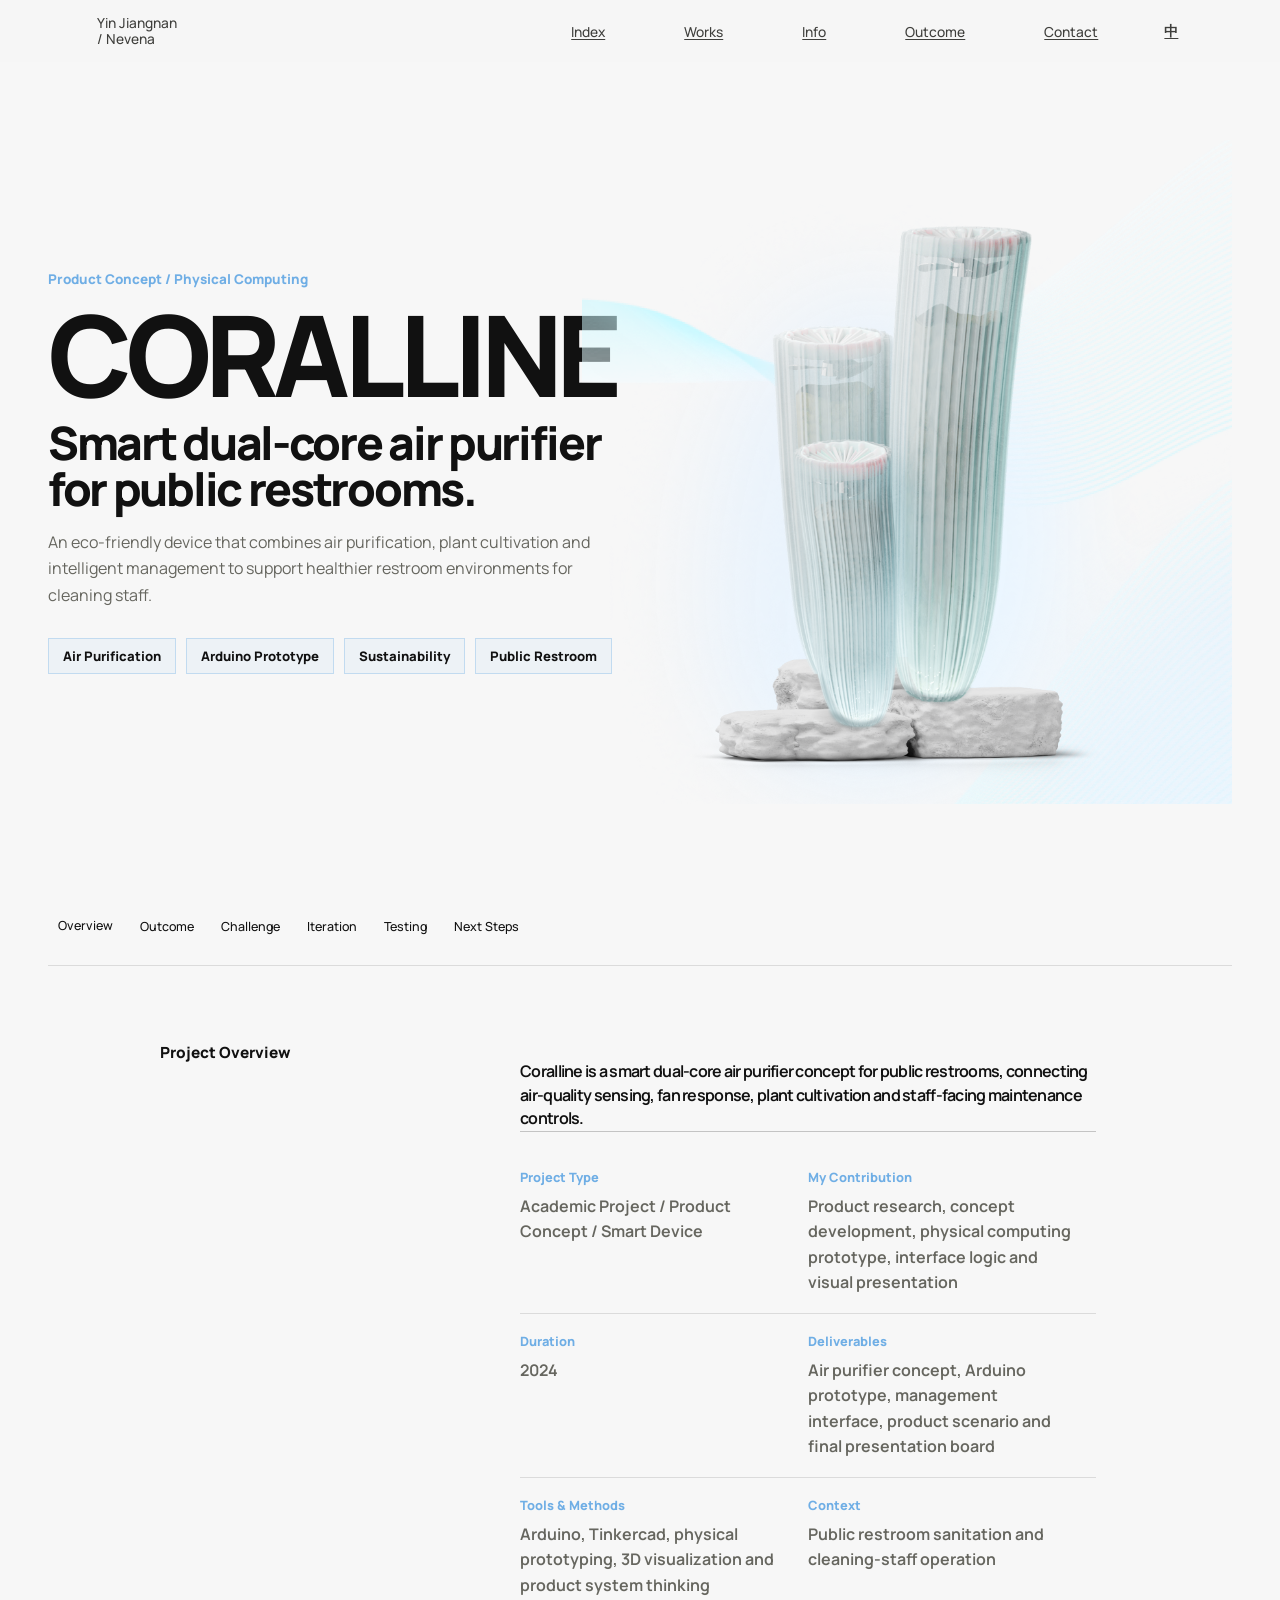
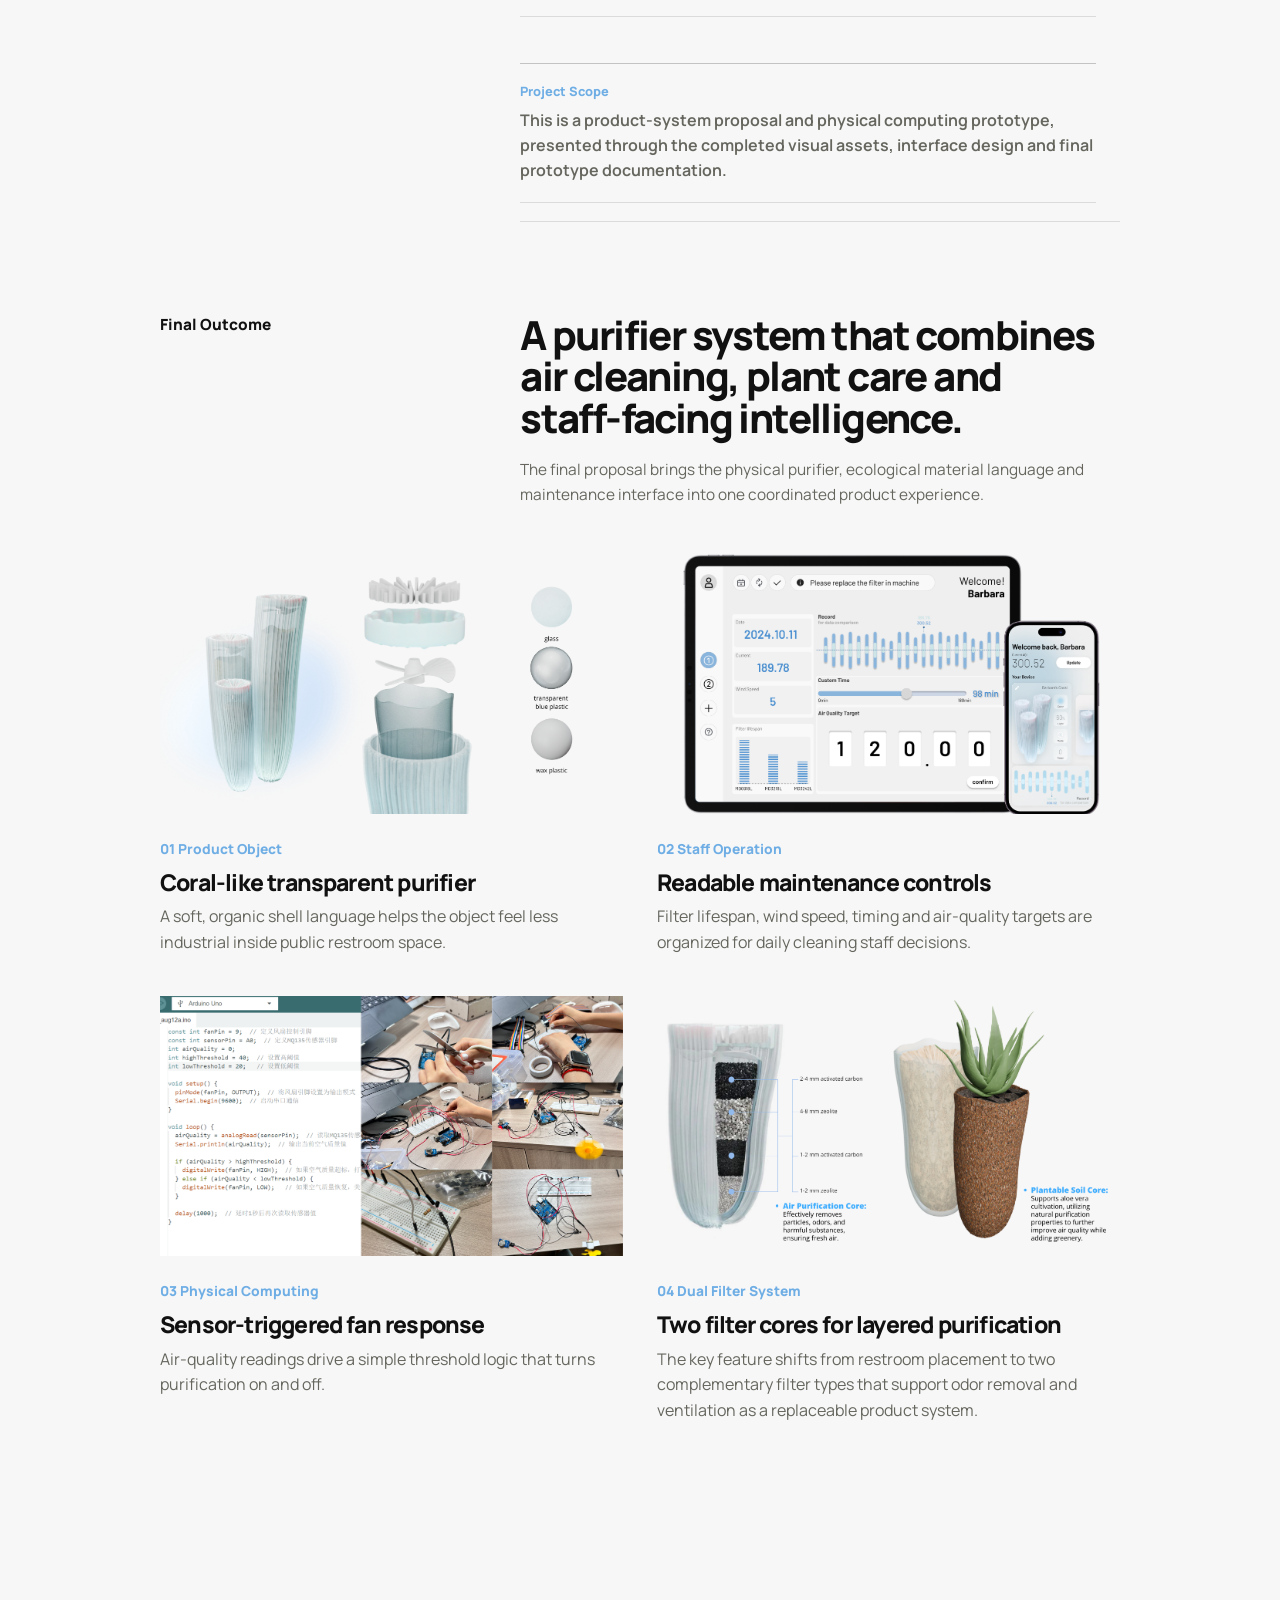
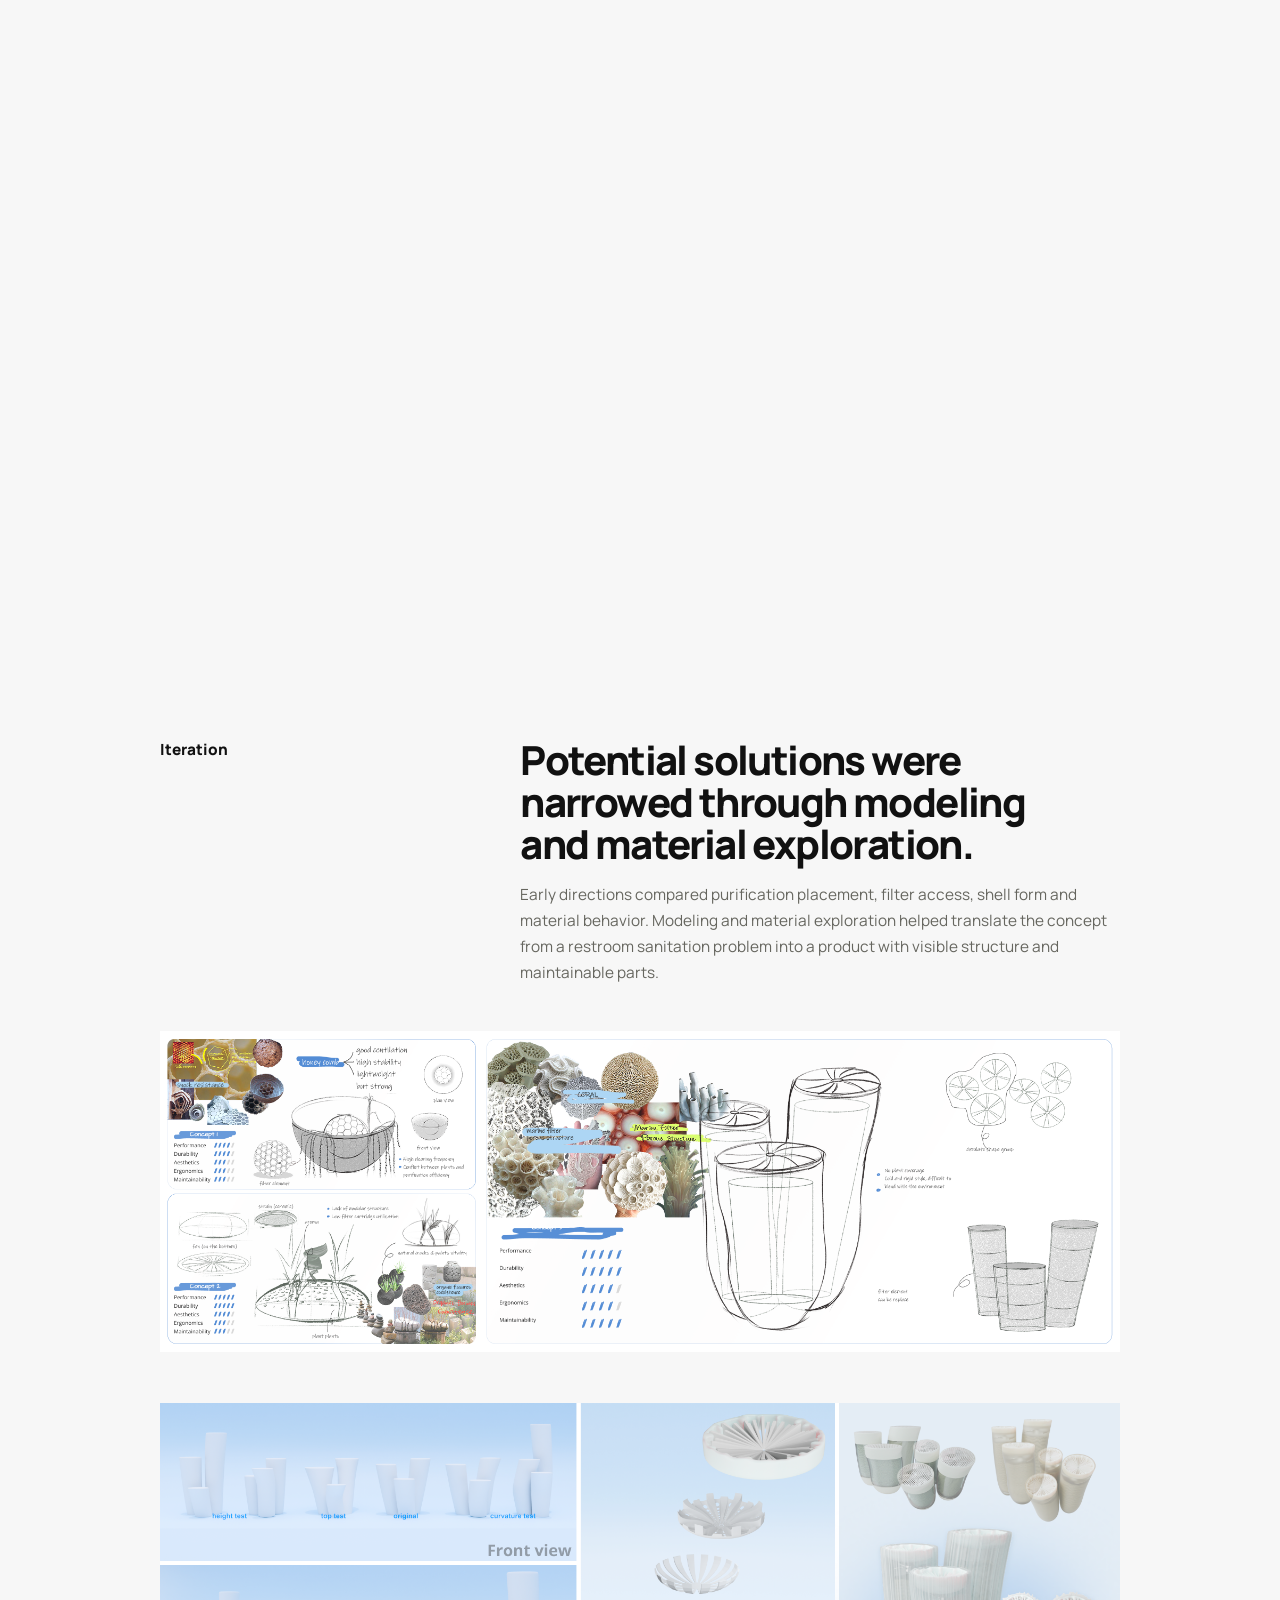
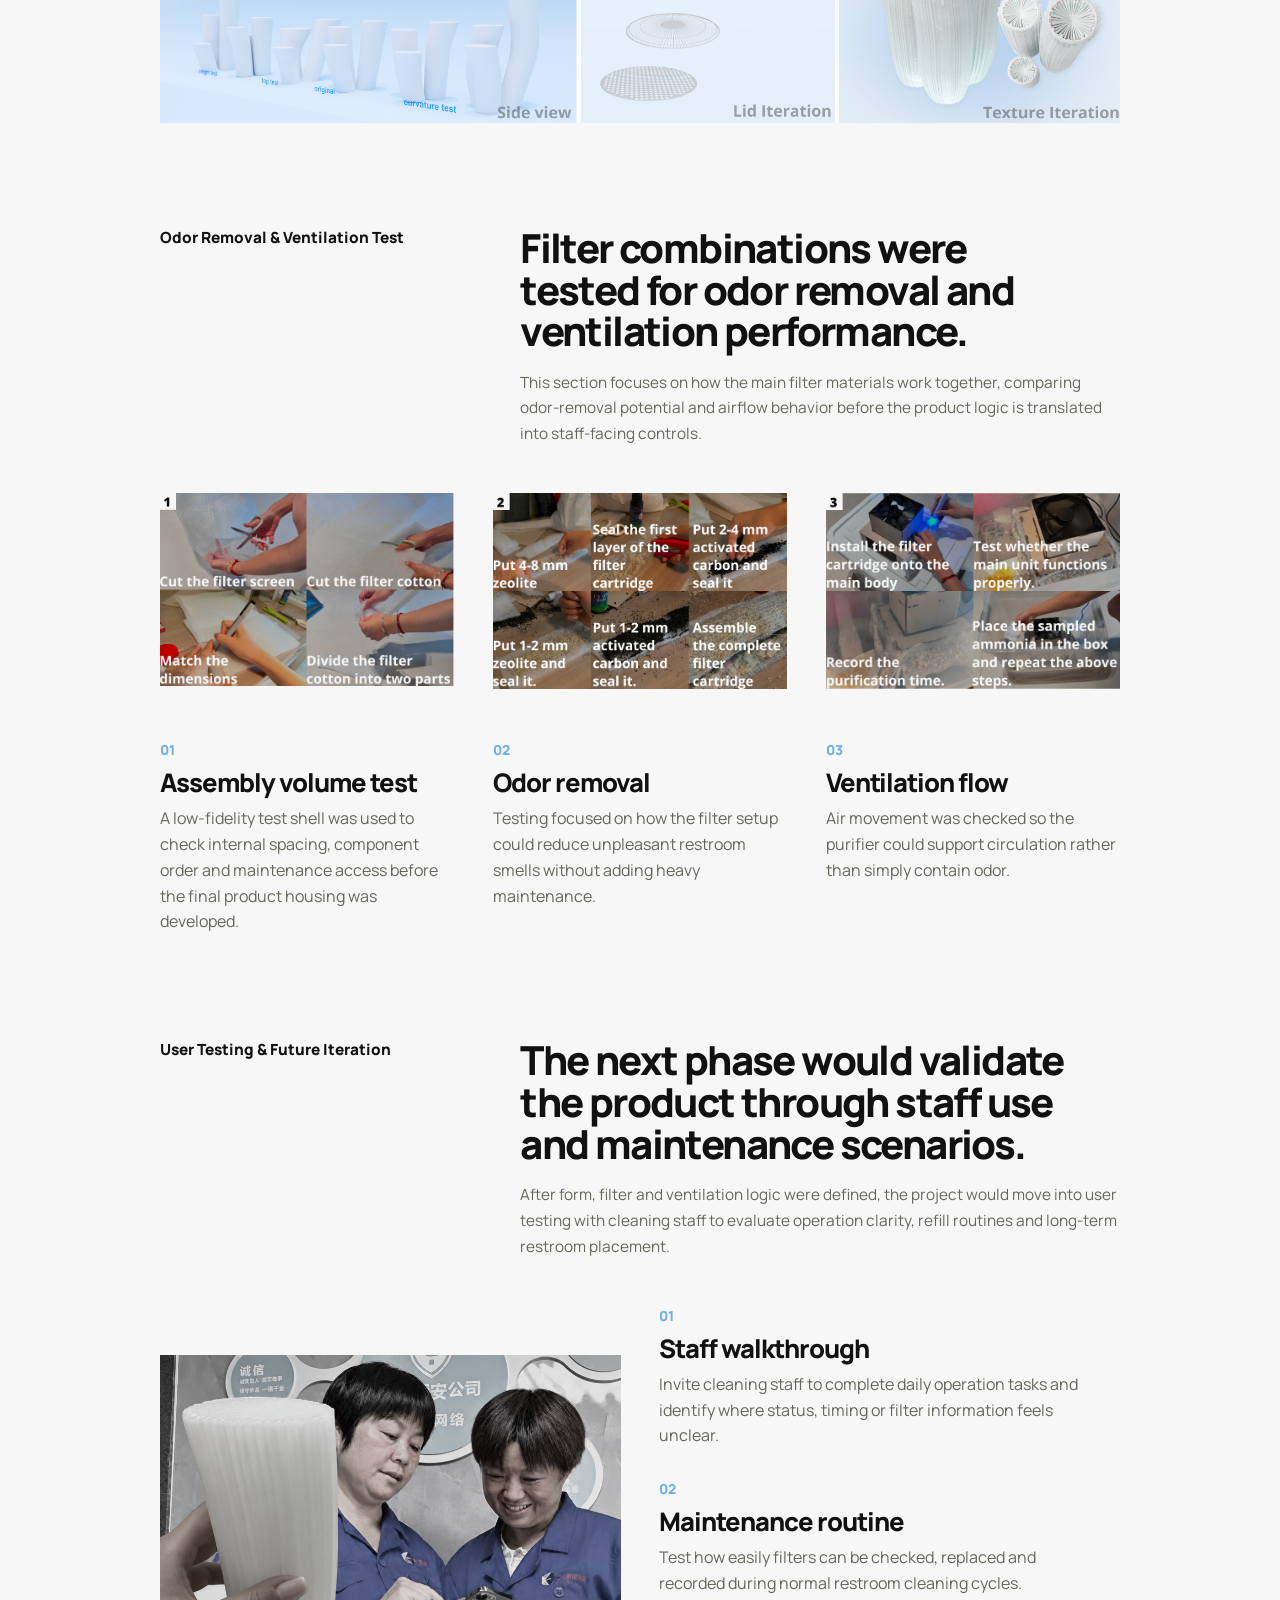
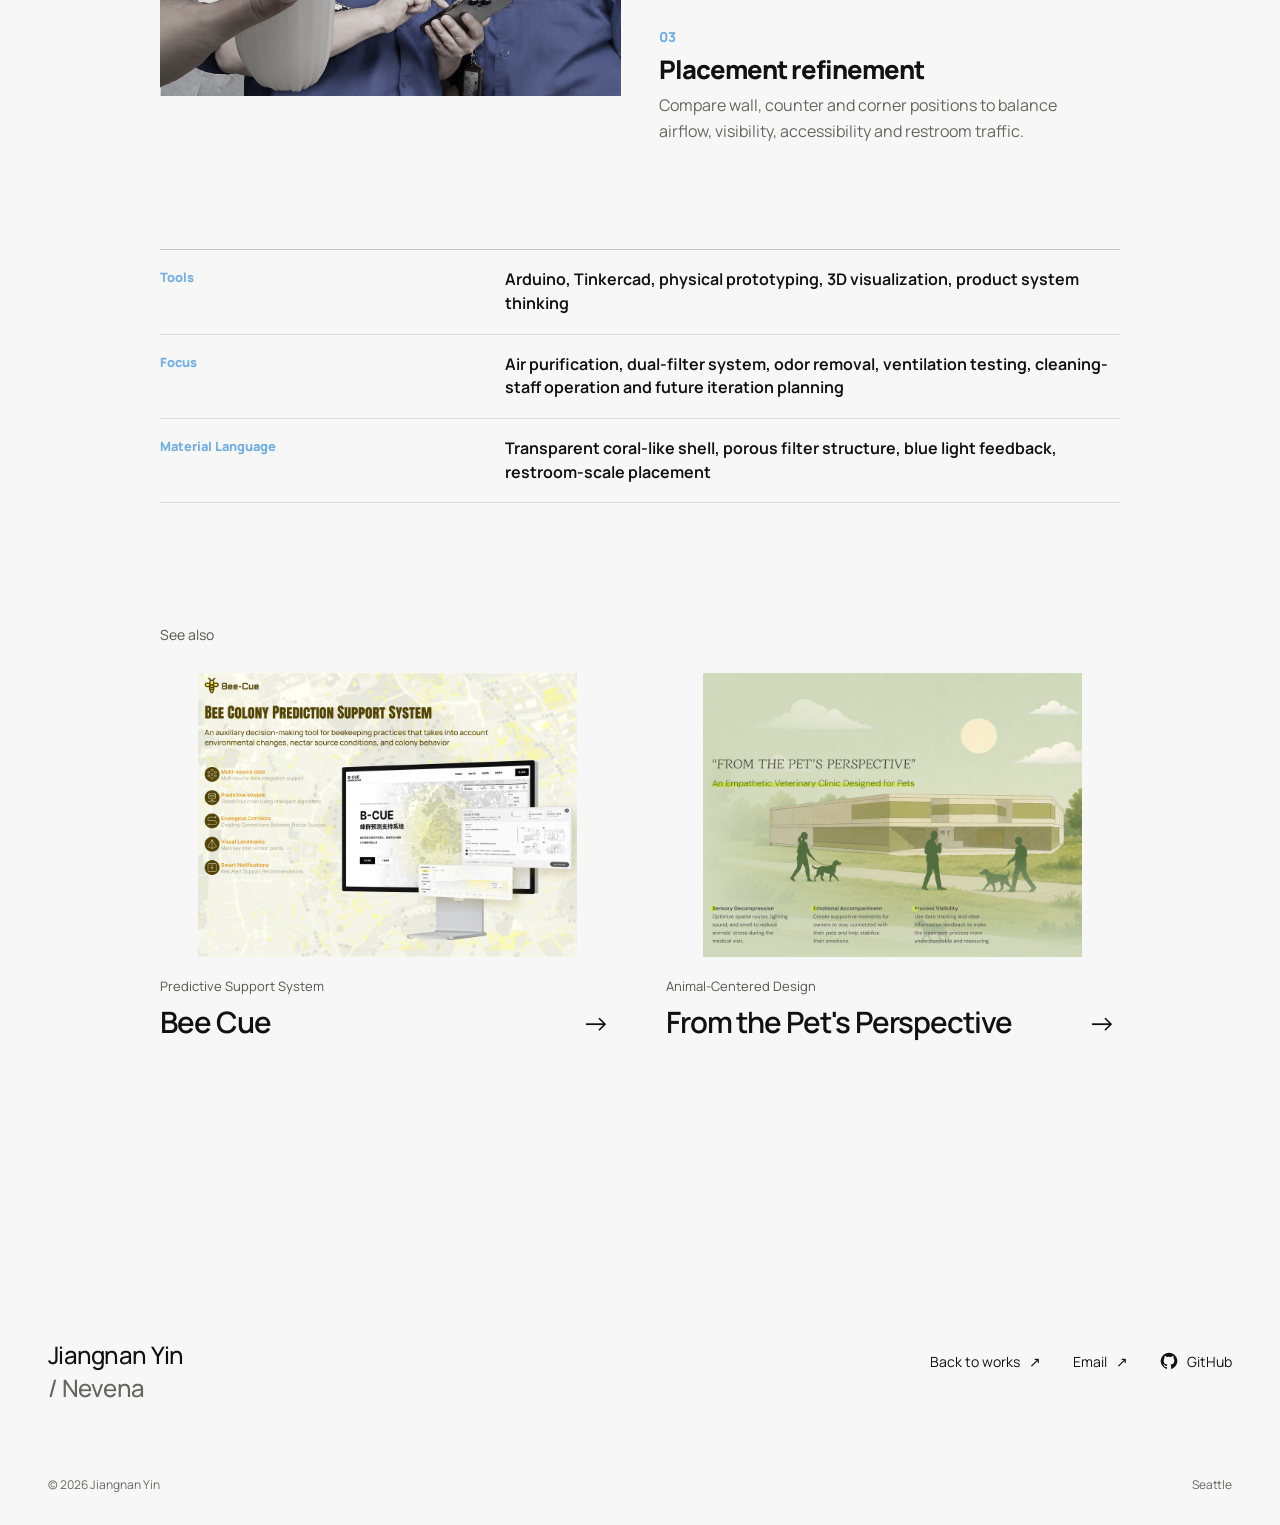
<file: project-sanitation.html>
<!DOCTYPE html>
<html lang="en">
<head>
  <meta charset="UTF-8">
  <meta name="viewport" content="width=device-width, initial-scale=1.0">
  <title>Coralline: Smart Dual-Core Air Purifier | Yin Jiangnan</title>
  <link rel="preconnect" href="https://fonts.googleapis.com">
  <link rel="preconnect" href="https://fonts.gstatic.com" crossorigin>
  <link href="https://fonts.googleapis.com/css2?family=Manrope:wght@400;500;600;700;800&display=swap" rel="stylesheet">
  <link rel="stylesheet" href="styles.css?v=20261105-footer">
</head>
<body class="coralline-page">
  <div class="progress-bar" aria-hidden="true"></div>

  <header class="site-nav coralline-site-nav" data-site-nav>
    <a class="site-nav-brand" href="index.html" aria-label="Go to index">
      <span>Yin Jiangnan</span>
      <span>/ Nevena</span>
    </a>
    <nav class="floating-nav coralline-main-nav" aria-label="Primary navigation">
      <a href="index.html">Index</a>
      <a href="index.html#works">Works</a>
      <a href="#overview">Info</a>
      <a href="#outcome">Outcome</a>
      <a href="#contact">Contact</a>
    </nav>
  </header>

  <main>
    <section class="coralline-hero reveal" id="top">
      <div class="coralline-shell coralline-hero__inner">
        <header class="coralline-hero__copy">
          <p class="coralline-eyebrow">Product Concept / Physical Computing</p>
          <h1>Coralline</h1>
          <h2>Smart dual-core air purifier for public restrooms.</h2>
          <p>
            An eco-friendly device that combines air purification, plant cultivation and intelligent management to support healthier restroom environments for cleaning staff.
          </p>
          <div class="coralline-tags" aria-label="Project attributes">
            <span>Air Purification</span>
            <span>Arduino Prototype</span>
            <span>Sustainability</span>
            <span>Public Restroom</span>
          </div>
        </header>
        <figure class="coralline-hero__media">
          <img src="images/coralline/coralline-hero.png" alt="Coralline smart dual-core air purifier hero presentation">
        </figure>
      </div>
    </section>

    <nav class="coralline-anchor-nav reveal" aria-label="Case study navigation">
      <a href="#overview">Overview</a>
      <a href="#outcome">Outcome</a>
      <a href="#challenge">Challenge</a>
      <a href="#iteration">Iteration</a>
      <a href="#test">Testing</a>
      <a href="#next-steps">Next Steps</a>
    </nav>

    <section class="coralline-overview reveal" id="overview">
      <div class="coralline-shell coralline-overview__grid">
        <header class="coralline-section-label">Project Overview</header>
        <div class="coralline-overview__content">
          <p class="coralline-lead">
            Coralline is a smart dual-core air purifier concept for public restrooms, connecting air-quality sensing, fan response, plant cultivation and staff-facing maintenance controls.
          </p>
          <div class="coralline-info-grid">
            <div>
              <span>Project Type</span>
              <p>Academic Project / Product Concept / Smart Device</p>
            </div>
            <div>
              <span>My Contribution</span>
              <p>Product research, concept development, physical computing prototype, interface logic and visual presentation</p>
            </div>
            <div>
              <span>Duration</span>
              <p>2024</p>
            </div>
            <div>
              <span>Deliverables</span>
              <p>Air purifier concept, Arduino prototype, management interface, product scenario and final presentation board</p>
            </div>
            <div>
              <span>Tools &amp; Methods</span>
              <p>Arduino, Tinkercad, physical prototyping, 3D visualization and product system thinking</p>
            </div>
            <div>
              <span>Context</span>
              <p>Public restroom sanitation and cleaning-staff operation</p>
            </div>
          </div>
          <div class="coralline-boundary-note">
            <strong>Project Scope</strong>
            <p>This is a product-system proposal and physical computing prototype, presented through the completed visual assets, interface design and final prototype documentation.</p>
          </div>
        </div>
      </div>
    </section>

    <section class="coralline-section reveal" id="outcome">
      <div class="coralline-shell">
        <header class="coralline-section__header">
          <div class="coralline-section-label">Final Outcome</div>
          <div class="coralline-section__intro">
            <h2>A purifier system that combines air cleaning, plant care and staff-facing intelligence.</h2>
            <p>
              The final proposal brings the physical purifier, ecological material language and maintenance interface into one coordinated product experience.
            </p>
          </div>
        </header>

        <div class="coralline-outcome-grid">
          <article>
            <figure class="coralline-media">
              <img src="images/coralline/coralline-product-form.png" alt="Coralline product form presentation">
            </figure>
            <div>
              <span>01 Product Object</span>
              <h3>Coral-like transparent purifier</h3>
              <p>A soft, organic shell language helps the object feel less industrial inside public restroom space.</p>
            </div>
          </article>
          <article>
            <figure class="coralline-media">
              <img src="images/coralline/coralline-management-interface.png" alt="Coralline staff management interface">
            </figure>
            <div>
              <span>02 Staff Operation</span>
              <h3>Readable maintenance controls</h3>
              <p>Filter lifespan, wind speed, timing and air-quality targets are organized for daily cleaning staff decisions.</p>
            </div>
          </article>
          <article>
            <figure class="coralline-media">
              <img src="images/coralline/coralline-arduino-prototype.png" alt="Coralline Arduino air-quality sensor and fan-control prototype">
            </figure>
            <div>
              <span>03 Physical Computing</span>
              <h3>Sensor-triggered fan response</h3>
              <p>Air-quality readings drive a simple threshold logic that turns purification on and off.</p>
            </div>
          </article>
          <article>
            <figure class="coralline-media">
              <img src="images/coralline/coralline-dual-filter-system.png" alt="Coralline dual-filter key feature presentation">
            </figure>
            <div>
              <span>04 Dual Filter System</span>
              <h3>Two filter cores for layered purification</h3>
              <p>The key feature shifts from restroom placement to two complementary filter types that support odor removal and ventilation as a replaceable product system.</p>
            </div>
          </article>
        </div>
      </div>
    </section>

    <section class="coralline-section reveal" id="challenge">
      <div class="coralline-shell">
        <header class="coralline-section__header">
          <div class="coralline-section-label">Design Challenge</div>
          <div class="coralline-section__intro">
            <h2>Public restroom air quality is usually treated as maintenance, not experience.</h2>
            <p>
              Coralline reframes restroom purification as a service object for cleaning staff. Instead of only filtering air, the device makes air quality, filter lifespan and operation time easier to monitor and adjust.
            </p>
          </div>
        </header>

        <div class="coralline-challenge-layout">
          <figure class="coralline-media">
            <img src="images/coralline/coralline-restroom-context.png" alt="Public restroom sanitation and air-quality context">
          </figure>
          <div class="coralline-challenge-list">
            <article><span>01</span><strong>Air quality is invisible</strong><p>Staff need clearer feedback about when purification is needed and when it can stop.</p></article>
            <article><span>02</span><strong>Maintenance is fragmented</strong><p>Filter lifespan, operating time and cleaning routines are often managed separately.</p></article>
            <article><span>03</span><strong>Sanitation objects feel mechanical</strong><p>The product needs to belong in public restrooms without adding more hard technical clutter.</p></article>
          </div>
        </div>
      </div>
    </section>

    <section class="coralline-section reveal" id="iteration">
      <div class="coralline-shell">
        <header class="coralline-section__header">
          <div class="coralline-section-label">Iteration</div>
          <div class="coralline-section__intro">
            <h2>Potential solutions were narrowed through modeling and material exploration.</h2>
            <p>
              Early directions compared purification placement, filter access, shell form and material behavior. Modeling and material exploration helped translate the concept from a restroom sanitation problem into a product with visible structure and maintainable parts.
            </p>
          </div>
        </header>
        <div class="coralline-research-grid coralline-iteration-stack">
          <figure class="coralline-media">
            <img src="images/coralline/coralline-potential-solutions.png" alt="Coralline potential solutions exploration">
          </figure>
          <figure class="coralline-media">
            <img src="images/coralline/coralline-modeling-material-exploration.png" alt="Coralline modeling and material exploration">
          </figure>
        </div>
      </div>
    </section>

    <section class="coralline-section reveal" id="test">
      <div class="coralline-shell">
        <header class="coralline-section__header">
          <div class="coralline-section-label">Odor Removal &amp; Ventilation Test</div>
          <div class="coralline-section__intro">
            <h2>Filter combinations were tested for odor removal and ventilation performance.</h2>
            <p>
              This section focuses on how the main filter materials work together, comparing odor-removal potential and airflow behavior before the product logic is translated into staff-facing controls.
            </p>
          </div>
        </header>
        <div class="coralline-system-layout coralline-test-layout">
          <div class="coralline-test-media-grid">
            <figure class="coralline-media coralline-media--full">
              <img src="images/coralline/coralline-assembly-volume-test.png" alt="Coralline assembly volume test">
            </figure>
            <figure class="coralline-media coralline-media--full">
              <img src="images/coralline/coralline-odor-removal-test.png" alt="Coralline odor removal test">
            </figure>
            <figure class="coralline-media coralline-media--full">
              <img src="images/coralline/coralline-ventilation-flow-test.png" alt="Coralline ventilation flow test">
            </figure>
          </div>
          <div class="coralline-system-list">
            <article>
              <span>01</span>
              <h3>Assembly volume test</h3>
              <p>A low-fidelity test shell was used to check internal spacing, component order and maintenance access before the final product housing was developed.</p>
            </article>
            <article>
              <span>02</span>
              <h3>Odor removal</h3>
              <p>Testing focused on how the filter setup could reduce unpleasant restroom smells without adding heavy maintenance.</p>
            </article>
            <article>
              <span>03</span>
              <h3>Ventilation flow</h3>
              <p>Air movement was checked so the purifier could support circulation rather than simply contain odor.</p>
            </article>
          </div>
        </div>
      </div>
    </section>

    <section class="coralline-section reveal" id="next-steps">
      <div class="coralline-shell">
        <header class="coralline-section__header">
          <div class="coralline-section-label">User Testing &amp; Future Iteration</div>
          <div class="coralline-section__intro">
            <h2>The next phase would validate the product through staff use and maintenance scenarios.</h2>
            <p>
              After form, filter and ventilation logic were defined, the project would move into user testing with cleaning staff to evaluate operation clarity, refill routines and long-term restroom placement.
            </p>
          </div>
        </header>
        <div class="coralline-system-layout">
          <figure class="coralline-media coralline-media--full">
            <img src="images/coralline/coralline-user-testing-plan.png" alt="Coralline user testing plan with cleaning staff">
          </figure>
          <div class="coralline-system-list">
            <article><span>01</span><h3>Staff walkthrough</h3><p>Invite cleaning staff to complete daily operation tasks and identify where status, timing or filter information feels unclear.</p></article>
            <article><span>02</span><h3>Maintenance routine</h3><p>Test how easily filters can be checked, replaced and recorded during normal restroom cleaning cycles.</p></article>
            <article><span>03</span><h3>Placement refinement</h3><p>Compare wall, counter and corner positions to balance airflow, visibility, accessibility and restroom traffic.</p></article>
          </div>
        </div>
      </div>
    </section>

    <section class="coralline-meta coralline-shell reveal" id="contact">
      <div class="coralline-meta-row">
        <span>Tools</span>
        <p>Arduino, Tinkercad, physical prototyping, 3D visualization, product system thinking</p>
      </div>
      <div class="coralline-meta-row">
        <span>Focus</span>
        <p>Air purification, dual-filter system, odor removal, ventilation testing, cleaning-staff operation and future iteration planning</p>
      </div>
      <div class="coralline-meta-row">
        <span>Material Language</span>
        <p>Transparent coral-like shell, porous filter structure, blue light feedback, restroom-scale placement</p>
      </div>
    </section>

    <section aria-labelledby="coralline-see-also-title" class="coralline-see-also related-work reveal">
      <div class="coralline-shell">
        <header>
          <span id="coralline-see-also-title">See also</span>
        </header>
        <div class="coralline-see-also-list">
          <a href="project-five.html">
            <img alt="Bee Cue project preview" src="images/beecue index.png">
            <div><span>Predictive Support System</span><strong>Bee Cue</strong></div>
            <b aria-hidden="true">→</b>
          </a>
          <a href="project-pets.html">
            <img alt="From the Pet's Perspective project preview" src="images/pets index.png">
            <div><span>Animal-Centered Design</span><strong>From the Pet's Perspective</strong></div>
            <b aria-hidden="true">→</b>
          </a>
        </div>
      </div>
    </section>
  </main>


  <footer class="project-footer" aria-label="Portfolio footer">
    <div class="project-footer__main">
      <a class="project-footer__name" href="index.html">Jiangnan Yin<span>/ Nevena</span></a>
      <nav class="project-footer__links" aria-label="Explore and connect">
        <a href="index.html#works"><span>Back to works</span><span aria-hidden="true">↗</span></a>
        <a href="mailto:nevena9862@163.com"><span>Email</span><span aria-hidden="true">↗</span></a>
        <a href="https://github.com/Neeeveee" target="_blank" rel="noopener noreferrer"><svg aria-hidden="true" viewBox="0 0 24 24" width="18" height="18" fill="currentColor"><path d="M12 .9a11.1 11.1 0 0 0-3.51 21.63c.55.1.76-.24.76-.53v-2.07c-3.09.67-3.74-1.31-3.74-1.31-.5-1.28-1.23-1.62-1.23-1.62-1.01-.69.08-.68.08-.68 1.12.08 1.7 1.14 1.7 1.14.99 1.7 2.6 1.21 3.23.92.1-.72.39-1.21.7-1.49-2.47-.28-5.06-1.23-5.06-5.49 0-1.21.43-2.2 1.14-2.98-.11-.28-.49-1.41.11-2.94 0 0 .93-.3 3.05 1.14a10.6 10.6 0 0 1 5.55 0c2.12-1.44 3.05-1.14 3.05-1.14.6 1.53.22 2.66.11 2.94.71.78 1.14 1.77 1.14 2.98 0 4.27-2.6 5.2-5.08 5.48.4.35.75 1.02.75 2.06V22c0 .3.2.64.77.53A11.1 11.1 0 0 0 12 .9Z"/></svg><span>GitHub</span></a>
      </nav>
    </div>
    <div class="project-footer__meta"><span>© 2026 Jiangnan Yin</span><span>Seattle</span></div>
  </footer>

<script src="translations.js"></script>
  <script src="script.js?v=20260929-nav2"></script>
</body>
</html>
</file>
<file: styles.css>
:root {
  --bg: #F7F7F7;
  --surface: #0a0a0a;
  --line: rgba(255, 255, 255, 0.09);
  --line-strong: rgba(255, 255, 255, 0.18);
  --text: #f4f4f1;
  --muted: #9d9d98;
  --pill: rgba(255, 255, 255, 0.04);
  --max-width: 1980px;
}

* {
  box-sizing: border-box;
}

html {
  scroll-behavior: smooth;
}

body {
  margin: 0;
  font-family: "Manrope", sans-serif;
}

img {
  display: block;
  width: 100%;
}

a {
  color: inherit;
  text-decoration: none;
}

.progress-bar {
  position: fixed;
  top: 0;
  left: 0;
  z-index: 70;
  width: 0;
  height: 2px;
  background: #f4f4f1;
}

.landing-dark {
  background: var(--bg);
  color: var(--text);
}

.site-nav {
  position: fixed;
  top: 0;
  left: 0;
  right: 0;
  z-index: 65;
  display: grid;
  grid-template-columns: auto minmax(0, 1fr) auto;
  align-items: center;
  min-height: 62px;
  width: 100%;
  margin: 0;
  padding: 10px clamp(18px, 9.2vw, 128px);
  background: transparent;
  transition: background 0.25s ease, box-shadow 0.25s ease, backdrop-filter 0.25s ease;
}

.language-toggle {
  align-self: center;
  justify-self: end;
  min-width: 24px;
  min-height: 28px;
  margin-inline-start: clamp(18px, 2.2vw, 34px);
  padding: 0;
  border: 0;
  border-radius: 0;
  background: transparent;
  color: #3f3f3c;
  font: inherit;
  font-size: 0.86rem;
  font-weight: 600;
  line-height: 1;
  text-decoration: underline;
  text-underline-offset: 2px;
  cursor: pointer;
}

.language-toggle:hover,
.language-toggle:focus-visible {
  color: #111111;
  text-decoration-thickness: 2px;
}

.language-toggle:focus-visible {
  outline: 2px solid currentColor;
  outline-offset: 5px;
}

.detail-floating-nav .language-toggle {
  grid-column: auto;
  margin-inline-start: 0;
}

.site-nav.is-scrolled {
  background: rgba(247, 247, 247, 0.78);
  backdrop-filter: blur(16px);
  box-shadow: 0 1px 0 rgba(17, 17, 17, 0.08);
}

.site-nav-brand {
  display: grid;
  gap: 2px;
  color: #3f3f3c;
  font-size: 0.86rem;
  line-height: 1;
  font-weight: 500;
}

.floating-nav {
  justify-self: end;
  display: grid;
  grid-template-columns: repeat(3, auto);
  align-items: center;
  width: auto;
  gap: clamp(18px, 3vw, 38px);
  background: transparent;
}

.floating-nav a {
  justify-self: start;
  display: inline-flex;
  align-items: center;
  justify-content: center;
  min-height: 22px;
  padding: 0;
  border: 0;
  border-radius: 0;
  background: transparent;
  color: #3f3f3c;
  font-size: 0.86rem;
  font-weight: 500;
  text-decoration: underline;
  text-underline-offset: 2px;
}

.floating-nav a:nth-child(2),
.floating-nav a:nth-child(3) {
  justify-self: start;
}

.floating-nav a:last-child {
  justify-self: start;
}

.hero-derek,
.works-derek,
.info-derek,
.contact-derek,
.footer-derek {
  width: min(var(--max-width), calc(100% - 44px));
  margin: 0 auto;
}

.hero-derek {
  position: relative;
  display: grid;
  place-items: center;
  min-height: 100vh;
  padding: 0;
  overflow: hidden;
}

.hero-derek h1 {
  position: absolute;
  width: 1px;
  height: 1px;
  overflow: hidden;
  clip: rect(0 0 0 0);
  white-space: nowrap;
}

.hero-slogan {
  position: absolute;
  width: 1px;
  height: 1px;
  overflow: hidden;
  clip: rect(0 0 0 0);
  white-space: nowrap;
}

.hero-curtain {
  position: relative;
  display: flex;
  align-items: flex-start;
  justify-content: center;
  width: min(1040px, 94vw);
  height: min(58vh, 500px);
  margin-top: 28px;
  padding-top: 0;
  cursor: default;
}

.curtain-item {
  --angle: 0deg;
  position: relative;
  width: clamp(9px, 1.58vw, 24px);
  height: var(--drop);
  transform: rotate(var(--angle));
  transform-origin: 50% 0;
  will-change: transform;
}

.curtain-gap {
  flex: 0 0 clamp(10px, 1.6vw, 24px);
}

.curtain-thread {
  position: absolute;
  top: 0;
  left: 50%;
  width: 1px;
  height: calc(100% - 27px);
  background: rgba(17, 17, 17, 0.14);
  transform: translateX(-50%) scaleY(0);
  transform-origin: top;
  transition: transform 1.15s cubic-bezier(0.16, 1, 0.3, 1);
  transition-delay: var(--delay);
}

.curtain-char {
  position: absolute;
  left: 50%;
  bottom: 0;
  color: #111111;
  font-family: "Manrope", sans-serif;
  font-size: clamp(0.82rem, 1.4vw, 1.25rem);
  line-height: 1.35;
  font-weight: 800;
  opacity: 0;
  transform: translate(-50%, 12px);
  transition: opacity 0.55s ease, transform 0.7s cubic-bezier(0.16, 1, 0.3, 1);
  transition-delay: calc(var(--delay) + 180ms);
}

.hero-derek.is-visible .curtain-thread {
  transform: translateX(-50%) scaleY(1);
}

.hero-derek.is-visible .curtain-char {
  opacity: 1;
  transform: translate(-50%, 0);
}

.hero-role {
  position: absolute;
  right: clamp(18px, 9.2vw, 128px);
  bottom: clamp(28px, 7vh, 72px);
  max-width: min(560px, 44vw);
  margin: 0;
  color: #3f3f3c;
  font-size: clamp(0.76rem, 1vw, 0.92rem);
  line-height: 1.55;
  font-weight: 500;
  text-align: right;
}

.hero-derek-copy {
  position: absolute;
  width: 1px;
  height: 1px;
  overflow: hidden;
  clip: rect(0 0 0 0);
  white-space: nowrap;
}

.works-derek {
  padding: 92px 0;
}

.works-timeline-grid {
  position: relative;
  display: grid;
  grid-template-columns: minmax(330px, 460px) minmax(0, 680px);
  column-gap: clamp(44px, 7vw, 118px);
  align-items: start;
  width: min(calc(100vw - clamp(160px, 18vw, 280px)), 1080px);
  margin-left: auto;
  margin-right: auto;
}

.works-notes-timeline {
  position: sticky;
  top: 92px;
  display: grid;
  align-self: start;
  padding-top: 76px;
}

.notes-year-group {
  display: grid;
  grid-template-columns: minmax(72px, 0.34fr) minmax(0, 1fr);
  gap: clamp(18px, 2.3vw, 34px);
  padding: 18px 0 0;
  border-top: 1px solid rgba(17, 17, 17, 0.28);
}

.notes-year-group + .notes-year-group {
  margin-top: 28px;
}

.notes-year {
  color: #111111;
  font-size: clamp(2rem, 3.1vw, 3.25rem);
  line-height: 0.96;
  font-weight: 500;
  letter-spacing: 0;
  opacity: 0.34;
  transform: translateY(10px);
  transition: opacity 0.35s ease, transform 0.35s ease;
}

.notes-list {
  display: grid;
  min-width: 0;
}

.notes-item {
  position: relative;
  display: grid;
  gap: 5px;
  padding: 10px 18px 17px 0;
  border-bottom: 1px solid rgba(17, 17, 17, 0.18);
  color: #111111;
  opacity: 0.38;
  transform: translateY(10px);
  transition: opacity 0.35s ease, transform 0.35s ease;
}

.notes-item::after {
  content: "";
  position: absolute;
  top: 14px;
  right: 0;
  width: 0;
  height: 0;
  border-left: 4px solid transparent;
  border-right: 4px solid transparent;
  border-top: 6px solid currentColor;
  opacity: 0.55;
}

.notes-item span {
  color: #55554f;
  font-size: 0.7rem;
  line-height: 1.2;
  font-weight: 600;
}

.notes-item strong {
  max-width: 300px;
  font-size: clamp(1rem, 1.35vw, 1.45rem);
  line-height: 1.05;
  font-weight: 500;
}

.notes-year-group:has(.notes-item.is-visible) .notes-year,
.notes-year-group:has(.notes-item.is-active) .notes-year {
  opacity: 1;
  transform: translateY(0);
}

.notes-item.is-visible {
  opacity: 0.62;
  transform: translateY(0);
}

.notes-item.is-active {
  opacity: 1;
  transform: translateY(0);
}

.notes-item.is-active strong {
  font-weight: 700;
}

.works-main {
  min-width: 0;
}

.works-section-label {
  display: flex;
  align-items: center;
  justify-content: space-between;
  gap: 18px;
  min-height: 32px;
  margin-bottom: 28px;
  color: var(--muted);
  white-space: nowrap;
}

.works-section-label span:first-child {
  color: #f4f4f1;
  font-size: 1rem;
  font-weight: 700;
}

.works-section-label span:last-child {
  font-size: 0.82rem;
  font-weight: 500;
}

.works-grid {
  display: grid;
  gap: 28px;
}

.work-derek-card {
  display: block;
  width: 100%;
  opacity: 0;
  transform: translate(28px, 34px);
  transition: opacity 0.6s ease, transform 0.6s cubic-bezier(0.16, 1, 0.3, 1), filter 0.35s ease;
}

.work-derek-card.reveal {
  transform: translate(28px, 34px);
}

.work-derek-card.reveal.is-visible {
  opacity: 1;
  transform: translate(0, 0);
}

.work-derek-card.is-active {
  opacity: 1;
  filter: none;
}

.works-derek.has-active .work-derek-card.is-visible:not(.is-active) {
  opacity: 1;
  filter: none;
}

.work-derek-head {
  display: flex;
  align-items: center;
  justify-content: space-between;
  gap: 16px;
  min-height: 32px;
  margin-bottom: 10px;
  color: #2f2f2f;
  font-size: 1rem;
  line-height: 1.38;
  font-weight: 700;
}

.work-derek-head > span {
  flex: 0 1 260px;
}

.work-derek-tags {
  display: flex;
  justify-content: flex-end;
  gap: 8px;
}

.work-derek-tags em {
  display: inline-flex;
  align-items: center;
  justify-content: center;
  min-height: 28px;
  padding: 7px 12px;
  border-radius: 4px;
  background: #efefec;
  color: #111;
  font-style: normal;
  font-size: 0.75rem;
  line-height: 1;
  font-weight: 700;
  white-space: nowrap;
}

.work-derek-media {
  position: relative;
  overflow: hidden;
  height: auto;
  background: #171717;
}

.work-derek-media img {
  width: 100%;
  height: auto;
  transition: transform 0.35s ease, opacity 0.35s ease;
}

.work-derek-card:hover img {
  transform: scale(1.02);
  opacity: 0.9;
}

.work-derek-overlay {
  position: absolute;
  inset: 0;
  display: flex;
  align-items: center;
  justify-content: center;
  opacity: 0;
  background: rgba(0, 0, 0, 0.08);
  color: #fff;
  font-size: 0.95rem;
  font-weight: 700;
  transition: opacity 0.25s ease;
}

.work-derek-card:hover .work-derek-overlay {
  opacity: 1;
}

.work-derek-placeholder {
  display: flex;
  align-items: center;
  justify-content: center;
  min-height: 0;
  aspect-ratio: 4 / 3;
  background:
    linear-gradient(180deg, #1a1a1a, #0f0f0f),
    #111;
}

.work-derek-placeholder-inner {
  max-width: 420px;
  padding: 0 24px;
  text-align: center;
}

.work-derek-placeholder-inner strong {
  display: block;
  margin-bottom: 12px;
  font-size: 2rem;
  line-height: 1.05;
}

.work-derek-placeholder-inner p {
  margin: 0;
  color: var(--muted);
  line-height: 1.6;
}

.info-derek {
  padding: 34px 0 48px;
}

.stats-derek {
  display: grid;
  grid-template-columns: repeat(3, 1fr);
  gap: 24px;
  padding-bottom: 86px;
}

.stats-derek strong {
  display: block;
  color: #fff;
  font-size: clamp(4.4rem, 7vw, 7.4rem);
  line-height: 1;
  font-weight: 800;
}

.stats-derek span {
  display: block;
  margin-top: 16px;
  color: var(--muted);
  font-size: 0.95rem;
  font-weight: 700;
}

.table-derek {
  display: grid;
  grid-template-columns: 0.48fr 0.52fr;
  gap: 28px;
  padding: 26px 0 28px;
  border-top: 1px solid var(--line);
}

.table-derek-label {
  color: #f0f0ed;
  font-size: 0.98rem;
  font-weight: 700;
}

.table-derek-list div {
  padding: 8px 0;
  border-bottom: 1px solid var(--line);
  color: #efefed;
  font-size: clamp(2.3rem, 3.4vw, 4.2rem);
  line-height: 1;
  letter-spacing: -0.05em;
  font-weight: 700;
}

.table-derek-list div:nth-child(even) {
  color: #70706c;
}

.table-derek-rows div {
  display: grid;
  grid-template-columns: minmax(260px, 1fr) minmax(360px, 1.15fr) 110px;
  gap: 18px;
  padding: 12px 0;
  border-bottom: 1px solid var(--line);
  align-items: start;
}

.table-derek-rows span,
.table-derek-rows strong,
.table-derek-rows em {
  font-style: normal;
  font-size: 0.98rem;
  line-height: 1.4;
}

.table-derek-rows span,
.table-derek-rows em {
  color: #b7b7b3;
}

.table-derek-rows strong {
  color: #ffffff;
  font-weight: 700;
  display: block;
}

.contact-derek {
  display: grid;
  grid-template-columns: 0.48fr 0.52fr;
  gap: 28px;
  width: min(calc(100vw - clamp(160px, 18vw, 280px)), 1080px);
  padding: 120px 0 120px;
}

.contact-derek-copy p {
  max-width: 760px;
  margin: 0 0 0 auto;
  color: #efefec;
  font-size: clamp(1.8rem, 2.8vw, 3rem);
  line-height: 1.2;
  font-weight: 600;
}

.contact-derek-actions {
  display: flex;
  gap: 14px;
  align-items: flex-start;
}

.contact-derek-actions a {
  display: inline-flex;
  align-items: center;
  justify-content: center;
  min-height: 58px;
  padding: 0 24px;
  border-radius: 999px;
  border: 1px solid var(--line-strong);
  color: #f0f0ed;
  font-size: 1.05rem;
  font-weight: 700;
}

.contact-derek-actions a:first-child {
  background: #efefec;
  color: #111;
  border-color: transparent;
}

.footer-derek {
  display: flex;
  justify-content: space-between;
  gap: 18px;
  padding: 26px 0 36px;
  color: var(--muted);
  font-size: 0.92rem;
  font-weight: 700;
}

.detail-topbar {
  position: sticky;
  top: 18px;
  z-index: 40;
  display: flex;
  justify-content: space-between;
  align-items: center;
  gap: 20px;
  width: min(1120px, calc(100% - 520px));
  margin: 18px auto 42px;
}

.detail-floating-nav {
  grid-template-columns: repeat(5, auto);
  justify-content: end;
  width: min(1120px, calc(100% - 520px));
  margin: 0 auto;
  padding-top: 18px;
}

.detail-page-dark .detail-floating-nav .language-toggle {
  color: #f4f4f1;
}

.detail-page-dark main {
  width: min(1120px, calc(100% - 520px));
  margin: 0 auto;
  padding-bottom: 110px;
  position: relative;
}

.detail-page-dark main::before {
  content: "";
  position: fixed;
  inset: 0 260px;
  z-index: 0;
  pointer-events: none;
  background-image:
    linear-gradient(to right, transparent 0, transparent calc(25% - 0.5px), rgba(255, 255, 255, 0.08) calc(25% - 0.5px), rgba(255, 255, 255, 0.08) 25%, transparent 25%, transparent calc(50% - 0.5px), rgba(255, 255, 255, 0.08) calc(50% - 0.5px), rgba(255, 255, 255, 0.08) 50%, transparent 50%, transparent calc(75% - 0.5px), rgba(255, 255, 255, 0.08) calc(75% - 0.5px), rgba(255, 255, 255, 0.08) 75%, transparent 75%),
    linear-gradient(to bottom, transparent 0, transparent 143px, rgba(255, 255, 255, 0.06) 143px, rgba(255, 255, 255, 0.06) 144px, transparent 144px);
  opacity: 0.35;
}

.detail-hero-banner {
  position: relative;
  z-index: 1;
  min-height: 88vh;
  margin-top: 18px;
  width: 100vw;
  margin-left: calc(50% - 50vw);
  margin-right: calc(50% - 50vw);
  overflow: hidden;
  background: #111;
}

.detail-hero-banner img {
  width: 100%;
  height: 88vh;
  object-fit: contain;
  object-position: center;
  opacity: 0.9;
}

.detail-hero-banner h1 {
  position: absolute;
  left: 50%;
  top: 50%;
  transform: translate(-50%, -50%);
  margin: 0;
  color: #fff;
  font-size: clamp(3rem, 7vw, 7rem);
  line-height: 0.94;
  letter-spacing: -0.06em;
  font-weight: 800;
  text-transform: uppercase;
  text-align: center;
  width: min(80%, 1000px);
}

.earmura-hero-copy {
  position: absolute;
  inset: 0;
  z-index: 1;
  display: flex;
  flex-direction: column;
  align-items: center;
  justify-content: center;
  gap: 14px;
  padding: 40px 24px;
  text-align: center;
}

.earmura-hero-copy p,
.earmura-hero-copy span {
  margin: 0;
  max-width: 880px;
}

.earmura-hero-copy p {
  color: rgba(255, 255, 255, 0.78);
  font-size: 1rem;
  font-weight: 700;
  letter-spacing: 0.06em;
  text-transform: uppercase;
}

.earmura-hero-copy span {
  color: rgba(255, 255, 255, 0.88);
  font-size: clamp(1.1rem, 1.55vw, 1.45rem);
  line-height: 1.45;
}

.earmura-hero-copy h1 {
  position: static;
  transform: none;
  width: auto;
  transition: text-shadow 0.25s ease, transform 0.25s ease;
}

.detail-hero-banner:hover .earmura-hero-copy h1 {
  text-shadow: 0 0 16px rgba(255, 255, 255, 0.22);
  transform: translateY(-1px);
}

.detail-hero-placeholder {
  display: flex;
  align-items: center;
  justify-content: center;
  min-height: 88vh;
  background:
    radial-gradient(circle at 30% 24%, rgba(255, 255, 255, 0.07), transparent 0 28%),
    linear-gradient(180deg, #181818, #0d0d0d),
    #111;
}

.detail-hero-placeholder .work-derek-placeholder-inner {
  position: relative;
  z-index: 1;
  max-width: 700px;
}

.detail-hero-placeholder .work-derek-placeholder-inner strong {
  font-size: clamp(2.6rem, 5vw, 5rem);
  line-height: 0.96;
}

.detail-intro-grid {
  display: grid;
  grid-template-columns: 0.48fr 0.52fr;
  gap: 28px;
  padding: 66px 0 78px;
  position: relative;
  z-index: 1;
}

.detail-intro-label {
  color: #f0f0ed;
  font-size: 0.98rem;
  font-weight: 700;
}

.detail-intro-main {
  display: grid;
  gap: 46px;
}

.detail-intro-main > p {
  max-width: 980px;
  margin: 0;
  color: #f4f4f1;
  font-size: clamp(1rem, 1.8vw, 2rem);
  line-height: 1.38;
  font-weight: 500;
}

.detail-side-block > span {
  display: block;
  margin-bottom: 14px;
  color: #f0f0ed;
  font-size: 0.98rem;
  font-weight: 700;
}

.detail-side-list div {
  padding: 8px 0;
  border-bottom: 1px solid var(--line);
  color: #efefed;
  font-size: 0.98rem;
  font-weight: 700;
}

.detail-pills {
  display: flex;
  flex-wrap: wrap;
  gap: 10px;
  margin-top: 36px;
}

.detail-pills em {
  display: inline-flex;
  align-items: center;
  min-height: 42px;
  padding: 0 18px;
  background: #efefec;
  color: #111;
  border-radius: 4px;
  font-style: normal;
  font-size: 0.92rem;
  font-weight: 700;
}

.detail-gallery-grid {
  display: grid;
  grid-template-columns: repeat(2, 1fr);
  gap: 18px;
  margin-bottom: 54px;
  position: relative;
  z-index: 1;
}

.detail-gallery-grid figure {
  margin: 0;
  overflow: hidden;
  background: #111;
}

.detail-gallery-grid img {
  width: 100%;
  aspect-ratio: 4 / 3;
  object-fit: cover;
}

.detail-gallery-grid-balanced {
  grid-template-columns: 1.08fr 0.92fr;
}

.detail-asset-figure {
  display: flex;
  align-items: center;
  justify-content: center;
  padding: 0;
  background: transparent;
  overflow: visible;
}

.detail-asset-figure img {
  width: 100%;
  height: auto;
  aspect-ratio: auto;
  object-fit: contain;
}

.detail-gallery-split {
  display: grid;
  grid-template-columns: minmax(0, 0.42fr) minmax(0, 0.58fr);
  gap: 28px;
  align-items: start;
  margin-bottom: 54px;
}

.detail-gallery-split-reverse {
  grid-template-columns: minmax(0, 0.4fr) minmax(0, 0.6fr);
}

.detail-gallery-copy {
  display: grid;
  gap: 14px;
  padding-top: 8px;
}

.detail-gallery-copy strong {
  color: #fff;
  font-size: clamp(1.5rem, 2.2vw, 2.4rem);
  line-height: 1.02;
  letter-spacing: -0.04em;
}

.detail-gallery-copy p {
  margin: 0;
  color: #cfcfca;
  line-height: 1.7;
}

.detail-asset-figure-right {
  align-items: flex-start;
}

.detail-asset-figure-metric {
  margin-top: 18px;
}

.detail-gallery-grid-triple {
  grid-template-columns: repeat(3, 1fr);
}

.detail-video-embed {
  position: relative;
  z-index: 1;
  aspect-ratio: 16 / 9;
  margin-bottom: 28px;
  background: #111;
}

.detail-video-embed iframe {
  width: 100%;
  height: 100%;
  border: 0;
}

.detail-video-promo {
  display: block;
  align-items: stretch;
  margin-bottom: 28px;
  padding: 28px;
  border: 1px solid var(--line);
  background:
    linear-gradient(135deg, rgba(255, 255, 255, 0.03), rgba(255, 255, 255, 0.01)),
    #0b0b0c;
}

.detail-video-promo-copy span {
  display: inline-block;
  margin-bottom: 14px;
  color: var(--muted);
  font-size: 0.92rem;
  letter-spacing: 0.08em;
  text-transform: uppercase;
}

.detail-video-promo-copy strong {
  display: block;
  margin-bottom: 12px;
  color: #fff;
  font-size: clamp(2rem, 3.4vw, 3.5rem);
  line-height: 0.95;
  letter-spacing: -0.05em;
}

.detail-video-promo-copy p {
  max-width: 760px;
  margin: 0 0 20px;
  color: #d0d0cc;
  line-height: 1.7;
}

.detail-video-promo-copy a {
  display: inline-flex;
  align-items: center;
  justify-content: center;
  min-height: 50px;
  padding: 0 20px;
  border-radius: 999px;
  background: #efefec;
  color: #111;
  font-size: 0.95rem;
  font-weight: 700;
}


.detail-gallery-note {
  display: grid;
  place-items: center;
  min-height: 360px;
  padding: 28px;
  background: rgba(255, 255, 255, 0.03);
  border: 1px solid var(--line);
  color: var(--muted);
  text-align: center;
}

.detail-gallery-note strong {
  display: block;
  margin-bottom: 10px;
  color: #fff;
  font-size: 1.2rem;
}

.case-study-section {
  position: relative;
  z-index: 1;
  padding: 34px 0 34px;
  border-top: 1px solid var(--line);
}

.case-study-label {
  margin-bottom: 26px;
  color: #f0f0ed;
  font-size: 0.98rem;
  font-weight: 700;
}

.case-study-body {
  display: grid;
  grid-template-columns: 0.6fr 0.4fr;
  gap: 28px;
  margin-bottom: 24px;
}

.problem-research-section .case-study-body {
  grid-template-columns: minmax(0, 460px) minmax(0, 1fr);
  gap: 72px;
}

.problem-research-section .case-study-copy {
  width: 100%;
  justify-self: start;
}

.problem-research-section .case-study-copy h2 {
  max-width: 460px;
}

.problem-research-section .case-study-copy p {
  max-width: 460px;
}

.case-study-copy h2 {
  margin: 0 0 18px;
  color: #fff;
  font-size: clamp(2rem, 3.4vw, 3.8rem);
  line-height: 0.98;
  letter-spacing: -0.05em;
}

.case-study-copy p {
  max-width: 980px;
  margin: 0 0 18px;
  color: #d0d0cc;
  font-size: clamp(1.08rem, 1.35vw, 1.28rem);
  line-height: 1.72;
}

.case-study-copy strong {
  color: #fff;
}

.case-study-rail {
  display: grid;
  gap: 14px;
  align-content: start;
}

.case-study-note {
  padding: 18px 18px 16px;
  border: 1px solid var(--line);
  background: rgba(255, 255, 255, 0.025);
}

.case-study-note strong {
  display: block;
  margin-bottom: 12px;
  color: #fff;
  font-size: 0.95rem;
  font-weight: 700;
  text-transform: uppercase;
  letter-spacing: 0.06em;
}

.case-study-note p {
  margin: 0 0 8px;
  color: #c5c5c0;
  line-height: 1.55;
}

.case-study-note p:last-child {
  margin-bottom: 0;
}

.case-study-missing {
  border-style: dashed;
  border-color: rgba(255, 255, 255, 0.2);
}

.case-study-link {
  display: block;
  padding: 20px 18px;
  border: 1px solid var(--line);
  background: rgba(255, 255, 255, 0.025);
  color: #fff;
  font-size: 1.15rem;
  font-weight: 700;
}

.case-study-link span {
  display: block;
  margin-top: 8px;
  color: var(--muted);
  font-size: 0.92rem;
  font-weight: 500;
}

.case-study-missing-link {
  border-style: dashed;
}

.earmura-flow-note {
  background:
    linear-gradient(135deg, rgba(255, 255, 255, 0.02), rgba(255, 255, 255, 0.06)),
    rgba(255, 255, 255, 0.03);
}

.detail-pills-tags {
  margin-top: 0;
}

.earmura-research-panel {
  display: grid;
  grid-template-columns: minmax(150px, 180px) minmax(0, 1fr);
  gap: 28px;
  align-items: stretch;
}

.earmura-metric-strip {
  display: grid;
  grid-template-columns: 1fr;
  gap: 16px;
  align-content: center;
}

.earmura-metric-strip div {
  display: grid;
  justify-items: center;
  align-content: center;
  min-height: 164px;
  padding: 20px 18px;
  border: 1px solid var(--line);
  background: rgba(255, 255, 255, 0.02);
  text-align: center;
}

.earmura-metric-strip strong {
  display: block;
  margin-bottom: 12px;
  color: #fff;
  font-size: clamp(2.6rem, 4.8vw, 4.6rem);
  line-height: 0.92;
  letter-spacing: -0.06em;
}

.earmura-metric-strip div:last-child strong {
  font-size: 1.05rem;
  line-height: 1.2;
  letter-spacing: 0.04em;
  text-transform: uppercase;
}

.earmura-metric-strip span {
  display: block;
  color: #d3d3ce;
  line-height: 1.45;
}

.detail-asset-figure-metric {
  margin-top: 0;
  min-width: 0;
}

.problem-research-section .detail-asset-figure-metric img {
  width: 100%;
  max-width: none;
}

.problem-research-graphic {
  overflow: hidden;
}

.problem-research-graphic img {
  width: 138%;
  max-width: none;
  margin-left: -16%;
}

.earmura-hierarchy-card {
  padding: 20px 18px;
  border: 1px solid var(--line);
  background: rgba(255, 255, 255, 0.02);
}

.earmura-hierarchy-card strong {
  display: block;
  margin-bottom: 18px;
  color: #fff;
  font-size: 1rem;
  font-weight: 700;
  letter-spacing: 0.08em;
  text-transform: uppercase;
}

.earmura-hierarchy-list {
  display: grid;
  gap: 0;
}

.earmura-hierarchy-list div {
  position: relative;
  padding: 14px 0 14px 20px;
  border-left: 1px solid rgba(255, 255, 255, 0.14);
}

.earmura-hierarchy-list div::before {
  content: "";
  position: absolute;
  left: -5px;
  top: 24px;
  width: 9px;
  height: 9px;
  border-radius: 50%;
  background: #f3f3ef;
}

.earmura-hierarchy-list span {
  display: block;
  margin-bottom: 4px;
  color: #fff;
  font-size: 1.15rem;
  font-weight: 700;
}

.earmura-hierarchy-list p {
  margin: 0;
  color: #cbcbc6;
  line-height: 1.55;
}

.detail-meta-board {
  display: grid;
  grid-template-columns: 1fr;
  gap: 0;
  margin-top: 18px;
  border-top: 1px solid var(--line);
  position: relative;
  z-index: 1;
}

.detail-meta-row {
  display: grid;
  grid-template-columns: 0.48fr 0.52fr;
  gap: 28px;
  padding: 18px 0;
  border-bottom: 1px solid var(--line);
}

.detail-meta-label {
  color: #d07a2a;
  font-size: 0.92rem;
  font-weight: 500;
  text-transform: lowercase;
  letter-spacing: 0.08em;
}

.detail-meta-value {
  color: #d07a2a;
  font-size: clamp(1.1rem, 1.7vw, 1.8rem);
  line-height: 1.35;
}

.detail-see-also {
  position: relative;
  z-index: 1;
  margin-top: 90px;
}

.detail-see-also-header {
  display: grid;
  grid-template-columns: 0.48fr 0.52fr;
  gap: 28px;
  padding: 0 0 24px;
  border-top: 1px solid var(--line);
}

.detail-see-also-header span {
  display: inline-block;
  padding-top: 18px;
  color: var(--muted);
  font-size: 0.92rem;
  letter-spacing: 0.08em;
  text-transform: lowercase;
}

.detail-see-also-list {
  display: grid;
  gap: 16px;
}

.detail-see-also-card {
  display: grid;
  grid-template-columns: minmax(240px, 0.28fr) 1fr auto;
  gap: 24px;
  align-items: center;
  min-height: 132px;
  padding: 14px;
  background: rgba(255, 255, 255, 0.03);
  transition: background 0.25s ease, transform 0.25s ease;
}

.detail-see-also-card:hover {
  background: rgba(255, 255, 255, 0.08);
  transform: translateY(-2px);
}

.detail-see-also-card img,
.detail-see-also-thumb {
  width: 100%;
  height: 104px;
  object-fit: cover;
  background: #121212;
}

.detail-see-also-thumb {
  display: flex;
  align-items: center;
  justify-content: center;
  color: #fff;
  font-size: 0.92rem;
  font-weight: 700;
}

.detail-see-also-copy span {
  display: block;
  margin-bottom: 6px;
  color: var(--muted);
  font-size: 0.9rem;
}

.detail-see-also-copy strong {
  display: block;
  color: #fff;
  font-size: clamp(1.8rem, 2.8vw, 3.2rem);
  line-height: 0.95;
  letter-spacing: -0.05em;
}

.detail-see-also-arrow {
  color: #a9a9a5;
  font-size: 2.2rem;
  line-height: 1;
}

.project-hero {
  display: grid;
  grid-template-columns: 0.42fr 0.58fr;
  gap: 18px;
  margin-bottom: 28px;
}

.project-hero-copy {
  padding-top: 18px;
}

.eyebrow {
  margin: 0 0 18px;
  color: #f4f4f1;
  font-size: 0.9rem;
  font-weight: 700;
  text-transform: none;
  letter-spacing: 0;
}

.project-hero-copy h1 {
  margin: 0 0 18px;
  color: #ffffff;
  font-size: clamp(3rem, 5vw, 6rem);
  line-height: 0.94;
  letter-spacing: -0.06em;
  text-transform: uppercase;
}

.project-hero-copy p:last-child,
.meta-item p,
.content-panel p,
.placeholder-panel p,
.project-gallery figcaption {
  color: #c0c0bc;
  line-height: 1.7;
}

.project-hero-media img,
.project-gallery img {
  object-fit: cover;
}

.project-hero-media img {
  aspect-ratio: 16 / 10;
}

.meta-grid,
.placeholder-grid,
.project-gallery {
  display: grid;
  gap: 18px;
}

.meta-grid {
  grid-template-columns: repeat(3, 1fr);
  margin-bottom: 28px;
}

.meta-item,
.content-panel,
.placeholder-panel {
  padding: 0;
  border-top: 1px solid var(--line);
  background: transparent;
}

.meta-label,
.placeholder-label {
  display: block;
  margin: 12px 0 10px;
  color: #f0f0ed;
  font-size: 0.88rem;
  font-weight: 700;
}

.content-stack {
  display: grid;
  gap: 28px;
}

.content-panel h2 {
  margin: 12px 0 16px;
  color: #ffffff;
  font-size: 1.8rem;
  font-weight: 700;
}

.project-gallery {
  grid-template-columns: repeat(2, 1fr);
}

.project-gallery figure {
  margin: 0;
}

.project-gallery img {
  aspect-ratio: 4 / 3;
}

.reveal {
  opacity: 0;
  transform: translateY(18px);
  transition: opacity 0.55s ease, transform 0.55s ease;
}

.reveal.is-visible {
  opacity: 1;
  transform: translateY(0);
}

@media (max-width: 1280px) {
  .detail-topbar,
  .detail-floating-nav,
  .detail-page-dark main {
    width: min(100% - 240px, 960px);
  }

  .detail-page-dark main::before {
    inset: 0 120px;
  }
}

@media (max-width: 900px) {
  .detail-topbar,
  .detail-floating-nav,
  .detail-page-dark main {
    width: min(100% - 32px, 760px);
  }

  .detail-page-dark main::before {
    inset: 0 16px;
  }
}

@media (max-width: 430px) {
  .detail-topbar,
  .detail-floating-nav,
  .detail-page-dark main {
    width: min(100% - 24px, 390px);
  }

  .detail-page-dark main::before {
    inset: 0 12px;
  }
}


/* Bee Cue stable responsive layout */
.bee-cue-page {
  --bee-page-bg: #F7F7F7;
  --bee-text: #111111;
  --bee-muted: #66665f;
  --bee-line: rgba(17, 17, 17, 0.14);
  --bee-line-strong: rgba(17, 17, 17, 0.24);
  --bee-accent: #8f5c24;
  --bee-shell: min(1120px, calc(100% - 520px));
  --bee-section-gap: 78px;
  --bee-header-gap: 46px;
  --bee-label-col: minmax(0, 0.49fr);
  --bee-content-col: minmax(0, 0.51fr);
  overflow-x: clip;
  background: var(--bee-page-bg);
  color: var(--bee-text);
}

.bee-cue-page *,
.bee-cue-page *::before,
.bee-cue-page *::after {
  box-sizing: border-box;
}

.bee-cue-page main {
  width: 100%;
  padding-top: 62px;
}

.bee-cue-site-nav {
  min-height: 62px;
  padding: 10px clamp(18px, 7.55vw, 128px);
  background: rgba(247, 247, 247, 0.78);
  box-shadow: none;
}

.bee-cue-main-nav {
  grid-template-columns: repeat(5, auto);
  width: min(640px, 50vw);
  gap: clamp(28px, 3.6vw, 58px);
}

.bee-cue-page .section__inner,
.bee-cue-anchor-nav {
  width: var(--bee-shell);
  margin-right: auto;
  margin-left: auto;
}

.bee-cue-page .section__inner,
.bee-cue-page .section__header,
.bee-cue-page .section__content,
.bee-cue-page .case-study-body,
.bee-cue-page .case-study-copy,
.bee-cue-page .case-study-rail,
.bee-cue-page article,
.bee-cue-page figure,
.bee-cue-page img,
.bee-cue-page iframe,
.bee-cue-page video {
  min-width: 0;
}

.bee-cue-page .case-study-section,
.bee-cue-page .detail-intro-grid,
.bee-cue-page .detail-meta-board {
  display: block;
  width: 100%;
  margin: 0;
  padding: 35px 0 34px;
  border-top: 1px solid var(--bee-line);
}

.bee-cue-page .detail-intro-grid {
  padding: 66px 0 78px;
  border-top: 0;
}

.bee-cue-page #insight,
.bee-cue-page #features {
  display: none;
}

.bee-cue-media {
  display: block;
  margin: 0;
  overflow: hidden;
  background: #e8e4db;
}

.bee-cue-media img,
.bee-cue-media iframe,
.bee-cue-media video {
  display: block;
  width: 100%;
  height: 100%;
  max-width: 100%;
  border: 0;
}

.bee-cue-media img,
.bee-cue-media video {
  object-fit: cover;
  object-position: center;
}

.bee-cue-anchor-nav {
  position: sticky;
  top: 62px;
  z-index: 30;
  display: flex;
  width: min(1480px, calc(100% - 96px));
  gap: 7px;
  min-height: 44px;
  padding: 8px 0 10px;
  overflow-x: auto;
  border-bottom: 1px solid var(--bee-line);
  background: rgba(247, 247, 247, 0.88);
  backdrop-filter: blur(14px);
  scrollbar-width: none;
}

.bee-cue-anchor-nav::-webkit-scrollbar {
  display: none;
}

.bee-cue-anchor-nav a {
  flex: 0 0 auto;
  padding: 7px 10px;
  border-radius: 999px;
  color: var(--bee-text);
  font-size: 12.5px;
}

.bee-cue-hero {
  width: 100%;
  min-height: 0;
  margin: 0 0 10px;
  padding: 0;
}

.bee-cue-page .bee-cue-hero__inner {
  position: relative;
  display: grid;
  grid-template-columns: minmax(0, 640px) minmax(0, 1fr);
  grid-template-rows: 1fr;
  align-items: stretch;
  width: min(1480px, calc(100% - 96px));
  min-height: 0;
}

.bee-cue-hero-copy {
  position: relative;
  z-index: 1;
  grid-column: 1;
  grid-row: 1;
  align-self: start;
  width: auto;
  height: auto;
  padding: clamp(36px, 3.53vw, 55px) 0 clamp(25px, 3.42vw, 47px) 0;
}

.bee-cue-hero-copy .eyebrow {
  margin-bottom: 13px;
  color: var(--bee-text);
  font-size: 13px;
  line-height: 1.35;
  font-weight: 700;
  letter-spacing: 0;
  text-transform: none;
}

.bee-cue-hero-copy h1 {
  max-width: 100%;
  margin-bottom: 22px;
  color: var(--bee-text);
  font-size: clamp(83px, 7.92vw, 126px);
  line-height: 0.966;
  letter-spacing: -0.075em;
  font-weight: 800;
  text-transform: uppercase;
}

.bee-cue-hero-copy h2 {
  max-width: 620px;
  margin-bottom: 18px;
  color: var(--bee-text);
  font-size: clamp(27px, 2.3vw, 34px);
  line-height: 1.12;
  letter-spacing: -0.05em;
}

.bee-cue-hero-copy > p:not(.eyebrow) {
  max-width: 620px;
  margin: 0;
  color: var(--bee-muted);
  font-size: clamp(15px, 1.06vw, 17px);
  line-height: 1.7;
}

.bee-cue-hero-media {
  position: absolute;
  inset: 0;
  grid-column: 1 / -1;
  grid-row: 1;
  width: 100%;
  height: 100%;
  z-index: 0;
  background: transparent;
}

.bee-cue-hero-media img {
  object-fit: contain;
  object-position: 50% 50%;
}

.bee-cue-actions {
  display: flex;
  flex-wrap: wrap;
  gap: 10px;
  margin-top: 23px;
}

.bee-cue-actions a {
  display: inline-flex;
  align-items: center;
  justify-content: center;
  min-height: 38px;
  padding: 0 20px;
  border: 1px solid var(--bee-text);
  border-radius: 999px;
  color: var(--bee-text);
  font-size: 13px;
  font-weight: 700;
  white-space: nowrap;
}

.bee-cue-actions a:first-child {
  background: var(--bee-text);
  color: #f7f4ee;
}

.bee-cue-tags {
  display: flex;
  flex-wrap: wrap;
  max-width: 461px;
  margin-top: 24px;
  gap: 9px;
}

.bee-cue-tags em {
  display: inline-flex;
  align-items: center;
  min-height: 36px;
  padding: 0 16px;
  border-radius: 999px;
  color: var(--bee-text);
  background: #efefec;
  font-size: 13px;
  font-style: normal;
  font-weight: 700;
}

.detail-intro-grid__inner,
.bee-cue-page .section__header,
.bee-cue-page .case-study-body,
.bee-cue-page .detail-meta-row {
  display: grid;
  grid-template-columns: var(--bee-label-col) var(--bee-content-col);
  gap: 0;
  align-items: start;
}

.bee-cue-page .detail-intro-grid__inner {
  grid-template-columns: minmax(220px, 320px) minmax(0, 1fr);
}

.bee-cue-page .section__header {
  grid-template-columns: 1fr;
}

.bee-cue-page .case-study-section .section__header {
  margin-bottom: 0;
}

.bee-cue-page .case-study-label,
.bee-cue-page .detail-intro-label {
  color: var(--bee-text);
  font-size: 15.68px;
  line-height: 1.35;
  font-weight: 700;
}

.bee-cue-page .case-study-label {
  margin-bottom: 26px;
}

.bee-cue-page .case-study-body {
  grid-template-columns: minmax(0, 930px) minmax(0, 486px);
  gap: 46px;
  margin-bottom: 0;
}

.bee-cue-page .bee-cue-section-body-plain {
  grid-template-columns: minmax(0, 930px);
}

.bee-cue-page .case-study-copy h2 {
  max-width: 930px;
  margin-bottom: 18px;
  color: var(--bee-text);
  font-size: 58.05px;
  line-height: 0.98;
  letter-spacing: -0.052em;
}

.bee-cue-page .case-study-copy p {
  max-width: 930px;
  margin-bottom: 0;
  color: var(--bee-muted);
  font-size: 20.48px;
  line-height: 1.72;
}

#research .case-study-copy p,
#insight .case-study-copy p {
  font-weight: 700;
}

.bee-cue-page .detail-intro-main {
  display: grid;
  grid-column: 2;
  width: 100%;
  max-width: none;
  gap: 46px;
}

.bee-cue-page .detail-intro-main > p {
  max-width: 755px;
  margin: 0;
  color: var(--bee-text);
  font-size: 30.732px;
  line-height: 1.38;
  font-weight: 500;
}

.bee-cue-overview-grid {
  display: grid;
  width: 100%;
  border-top: 1px solid var(--bee-line-strong);
}

.bee-cue-overview-grid div,
.bee-cue-reflection-grid article,
.bee-cue-page .detail-meta-row {
  display: grid;
  grid-template-columns: 216px minmax(0, 1fr);
  gap: 0;
  min-height: 66px;
  padding: 19px 0 18px;
  border-bottom: 1px solid var(--bee-line);
}

.bee-cue-overview-grid span,
.bee-cue-reflection-grid span {
  color: var(--bee-text);
  font-size: 11.52px;
  line-height: 1.2;
  font-weight: 700;
}

.bee-cue-overview-grid p,
.bee-cue-reflection-grid p {
  margin: 0;
  color: var(--bee-muted);
  font-size: 18.56px;
  line-height: 1.62;
}

.bee-cue-wide-note {
  min-height: 120px;
  margin-top: 4px;
  padding: 18px 0;
  border-top: 1px solid var(--bee-line-strong);
  border-bottom: 1px solid var(--bee-line);
}

.bee-cue-wide-note strong,
#logic .case-study-rail strong {
  display: block;
  margin-bottom: 12px;
  color: var(--bee-text);
  font-size: 15.2px;
}

.bee-cue-wide-note p,
#logic .case-study-rail p {
  max-width: 755px;
  margin: 0;
  color: var(--bee-muted);
  font-size: 16px;
  line-height: 1.55;
}

.bee-cue-challenge-grid {
  display: grid;
  grid-template-columns: repeat(4, minmax(0, 1fr));
  gap: 37px;
  margin-top: 78px;
}

.bee-cue-challenge-grid article {
  display: grid;
  grid-template-areas: "number" "image" "title" "body";
  grid-template-rows: 14px auto auto auto;
  row-gap: 13px;
  min-height: 354px;
  padding: 0 7px;
  border: 0;
}

.bee-cue-card-media {
  grid-area: image;
  aspect-ratio: 340 / 198;
  background: transparent;
}

.bee-cue-challenge-grid span {
  grid-area: number;
  color: var(--bee-text);
  font-size: 11.52px;
  font-weight: 700;
}

.bee-cue-challenge-grid strong {
  grid-area: title;
  color: var(--bee-text);
  font-size: 17px;
  line-height: 1.2;
}

.bee-cue-challenge-grid p {
  grid-area: body;
  max-width: 305px;
  margin: -3px 0 0;
  color: var(--bee-muted);
  font-size: 13px;
  line-height: 1.3;
}

.bee-cue-research-board {
  display: grid;
  gap: 20px;
  margin-top: 28px;
}

.bee-cue-research-card {
  display: grid;
  align-items: start;
  padding: 0;
  border: 0;
}

.bee-cue-research-card-literature {
  grid-template-columns: minmax(0, 498px) minmax(0, 764px);
  gap: 15px;
  min-height: 475px;
}

.bee-cue-research-card-literature .bee-cue-research-copy,
.bee-cue-research-card-data .bee-cue-research-copy {
  padding-left: 20px;
}

.bee-cue-research-card-field {
  grid-template-columns: minmax(0, 747px) minmax(0, 526px);
  gap: 160px;
}

.bee-cue-research-card-field .bee-cue-research-copy {
  order: 2;
  text-align: right;
}

.bee-cue-research-card-data {
  grid-template-columns: minmax(0, 498px) minmax(0, 738px);
  gap: 0;
}

.bee-cue-research-copy span {
  display: block;
  margin-bottom: 9px;
  color: var(--bee-accent);
  font-size: 13.12px;
  line-height: 1.35;
  font-weight: 600;
}

.bee-cue-research-copy p {
  max-width: 526px;
  margin: 0;
  color: var(--bee-muted);
  font-size: 16px;
  line-height: 1.62;
  font-weight: 500;
}

.bee-cue-research-copy small {
  display: block;
  max-width: 260px;
  margin-top: 340px;
  margin-left: 32px;
  color: var(--bee-muted);
  font-size: 12px;
  line-height: 1.5;
  font-weight: 500;
}

.bee-cue-research-media {
  display: grid;
  gap: 9px;
  background: transparent;
}

.bee-cue-research-media img {
  height: auto;
  object-fit: cover;
  object-position: center;
}

.bee-cue-research-media-literature {
  grid-template-columns: 283px 466px;
  align-items: start;
  margin-top: 98px;
}

.bee-cue-research-media-literature img:first-child {
  aspect-ratio: 283 / 344;
}

.bee-cue-research-media-literature img:last-child {
  aspect-ratio: 466 / 286;
}

.bee-cue-research-media-field,
.bee-cue-research-media-data {
  grid-template-columns: repeat(3, minmax(0, 240px));
}

.bee-cue-research-media-field img,
.bee-cue-research-media-data img {
  aspect-ratio: 240 / 290;
}

.bee-cue-research-media-field img {
  border-radius: 10px;
}

.bee-cue-three-grid {
  display: grid;
  margin-top: 56px;
  border-top: 1px solid var(--bee-line-strong);
}

.bee-cue-three-grid article {
  display: grid;
  grid-template-columns: 71px minmax(0, 1fr);
  gap: 0;
  min-height: 114px;
  padding: 19px 0 38px;
  border-bottom: 1px solid var(--bee-line);
}

.bee-cue-three-grid span {
  color: var(--bee-text);
  font-size: 11.52px;
  font-weight: 700;
}

.bee-cue-three-grid strong {
  max-width: 960px;
  color: var(--bee-text);
  font-size: 37.56px;
  line-height: 1.04;
  letter-spacing: -0.04em;
}

.bee-cue-three-grid p {
  display: none;
}

#insight .bee-cue-three-grid article:nth-child(2) {
  padding-left: 389px;
}

.bee-cue-goal-visual-grid {
  display: grid;
  grid-template-columns: repeat(3, minmax(0, 1fr));
  gap: 0;
  margin-top: 68px;
}

.bee-cue-goal-visual-grid article {
  min-width: 0;
}

.bee-cue-goal-media {
  width: 250px;
  max-width: 100%;
  aspect-ratio: 1;
  margin-bottom: 25px;
  background: transparent;
}

.bee-cue-goal-media img,
.bee-cue-flow-icon {
  object-fit: contain;
}

.bee-cue-goal-visual-grid strong {
  display: block;
  max-width: 392px;
  color: var(--bee-text);
  font-size: 37.56px;
  line-height: 1.05;
}

#logic .case-study-rail .case-study-note,
#demo .case-study-link {
  min-height: 109px;
  padding: 19px 0 0;
  border: 0;
  border-top: 1px solid var(--bee-line);
  border-bottom: 1px solid var(--bee-line);
  background: transparent;
  color: var(--bee-text);
}

.bee-cue-flow-icons {
  display: grid;
  grid-template-columns: repeat(7, minmax(0, 174px));
  justify-content: center;
  width: min(100%, 1219px);
  margin: 57px auto 33px;
  border: 0;
  background: var(--bee-page-bg);
}

.bee-cue-flow-icons div {
  position: relative;
  display: grid;
  grid-template-rows: 54px auto;
  align-content: start;
  gap: 13px;
  min-height: 112px;
  padding: 4px 28px 0 14px;
  border-right: 1px solid var(--bee-line);
  color: var(--bee-text);
  font-size: 16px;
  line-height: 1.27;
  font-weight: 600;
}

.bee-cue-flow-icons div:first-child {
  border-left: 1px solid var(--bee-line);
}

.bee-cue-flow-icons div:not(:last-child)::after {
  content: ">";
  position: absolute;
  right: 12px;
  top: 38px;
  color: var(--bee-accent);
  font-size: 15.366px;
  line-height: 1;
  font-weight: 800;
}

.bee-cue-flow-icon-media {
  display: block;
  width: 54px;
  aspect-ratio: 1;
}

.bee-cue-flow-icon-media img {
  width: 100%;
  height: 100%;
}

.bee-cue-logic-media-single .bee-cue-captioned-asset {
  display: grid;
  grid-template-columns: minmax(0, 945px) minmax(220px, 282px);
  gap: 55px;
  align-items: center;
  justify-content: center;
  background: transparent;
}

.bee-cue-captioned-asset img {
  aspect-ratio: 945 / 457;
}

.bee-cue-captioned-asset figcaption {
  color: var(--bee-muted);
  font-size: 14.72px;
  line-height: 1.62;
}

.bee-cue-wide-visual {
  margin-top: 41px;
  aspect-ratio: 1480 / 818;
}

.bee-cue-wide-visual img {
  object-fit: cover;
}

.bee-cue-screen-grid {
  display: grid;
  grid-template-columns: repeat(2, minmax(0, 1fr));
  gap: 71px 18px;
  margin-top: 18px;
}

.prototype-item {
  display: grid;
  gap: 24px;
  min-width: 0;
}

.prototype-item__media {
  aspect-ratio: 731 / 404;
  border-radius: 6px;
}

.prototype-item__copy {
  min-width: 0;
}

.prototype-item__copy strong {
  display: block;
  margin-bottom: 11px;
  color: var(--bee-text);
  font-size: 30.732px;
  line-height: 1.08;
  letter-spacing: -0.04em;
}

.prototype-item__copy p {
  max-width: 598px;
  margin: 0;
  color: var(--bee-muted);
  font-size: 16px;
  line-height: 1.62;
}

.bee-cue-screen-grid .prototype-item:last-child {
  grid-column: 1;
}

.bee-cue-video-shell {
  margin-top: 39px;
  aspect-ratio: 1480 / 857;
}

.bee-cue-reflection-grid {
  display: grid;
  border-top: 0;
}

.bee-cue-reflection-grid article {
  grid-template-columns: 446px minmax(0, 760px);
}

.bee-cue-page .detail-meta-board {
  margin-top: 230px;
  border-top: 0;
}

.bee-cue-page .detail-meta-row {
  grid-template-columns: var(--bee-label-col) var(--bee-content-col);
  min-height: 75px;
  border-top: 1px solid var(--bee-line);
  border-bottom: 0;
}

.bee-cue-page .detail-meta-label,
.bee-cue-page .detail-meta-value {
  color: var(--bee-accent);
}

.bee-cue-page .detail-meta-label {
  font-size: 14.72px;
  font-weight: 700;
}

.bee-cue-page .detail-meta-value {
  font-size: 28.8px;
  line-height: 1.36;
}

.bee-cue-live-link {
  color: var(--bee-text);
  border-color: var(--bee-line);
  background: transparent;
}

.bee-cue-live-link span,
#demo .case-study-link span {
  color: var(--bee-muted);
}

@media (max-width: 1280px) {
  .bee-cue-page {
    --bee-shell: min(100% - 240px, 960px);
    --bee-label-col: minmax(0, 0.34fr);
    --bee-content-col: minmax(0, 0.66fr);
  }

  .bee-cue-page .bee-cue-hero__inner {
    grid-template-columns: minmax(0, 0.42fr) minmax(0, 0.58fr);
  }

  .bee-cue-hero-copy {
    padding-left: 0;
  }

  .bee-cue-page .case-study-body {
    grid-template-columns: minmax(0, 0.66fr) minmax(260px, 0.34fr);
  }

  .bee-cue-research-card-literature,
  .bee-cue-research-card-field,
  .bee-cue-research-card-data {
    grid-template-columns: minmax(0, 0.42fr) minmax(0, 0.58fr);
    gap: 32px;
  }

  .bee-cue-research-media-literature,
  .bee-cue-research-media-field,
  .bee-cue-research-media-data {
    grid-template-columns: repeat(auto-fit, minmax(160px, 1fr));
    margin-top: 0;
  }

  .bee-cue-research-copy small {
    margin-top: 24px;
  }

  .bee-cue-flow-icons {
    grid-template-columns: repeat(7, minmax(0, 1fr));
  }
}

@media (max-width: 1024px) {
  .bee-cue-page {
    --bee-shell: min(100% - 48px, 900px);
  }

  .bee-cue-main-nav {
    width: min(620px, 62vw);
    gap: 24px;
  }

  .bee-cue-page .bee-cue-hero__inner {
    min-height: 0;
  }

  .bee-cue-hero-copy h1 {
    font-size: clamp(65px, 10.8vw, 101px);
  }

  .bee-cue-hero-copy h2,
  .bee-cue-page .case-study-copy h2 {
    font-size: clamp(34px, 5.2vw, 50px);
  }

  .bee-cue-hero-copy h2 {
    font-size: clamp(31px, 4.68vw, 45px);
  }

  .bee-cue-page .detail-intro-main > p {
    font-size: clamp(24px, 3.4vw, 30px);
  }

  .bee-cue-challenge-grid,
  .bee-cue-screen-grid {
    grid-template-columns: repeat(2, minmax(0, 1fr));
  }

  .bee-cue-flow-icons {
    grid-template-columns: repeat(4, minmax(0, 1fr));
    justify-content: stretch;
  }

  .bee-cue-logic-media-single .bee-cue-captioned-asset {
    grid-template-columns: 1fr;
    gap: 24px;
  }
}

@media (max-width: 768px) {
  .bee-cue-site-nav > .language-toggle,
  .pets-site-nav > .language-toggle,
  .coralline-site-nav > .language-toggle,
  .earmura-site-nav > .language-toggle {
    grid-column: 2;
    grid-row: 1;
  }

  .bee-cue-page {
    --bee-shell: min(100% - 32px, 680px);
  }

  .bee-cue-site-nav {
    display: grid;
    grid-template-columns: 1fr auto;
    gap: 10px;
    align-items: start;
    padding: 10px 16px;
  }

  .bee-cue-main-nav {
    grid-column: 1 / -1;
    grid-template-columns: repeat(5, auto);
    justify-content: start;
    width: 100%;
    gap: 14px;
    overflow-x: auto;
  }

  .bee-cue-page main {
    padding-top: 96px;
  }

  .bee-cue-anchor-nav {
    width: min(100% - 32px, 680px);
    overflow-x: auto;
  }

  .bee-cue-page .bee-cue-hero__inner,
  .detail-intro-grid__inner,
  .bee-cue-page .case-study-body,
  .bee-cue-page .detail-meta-row,
  .bee-cue-research-card-literature,
  .bee-cue-research-card-field,
  .bee-cue-research-card-data,
  .bee-cue-reflection-grid article {
    grid-template-columns: 1fr;
  }

  .detail-intro-grid__inner {
    gap: 28px;
  }

  .bee-cue-page .detail-intro-main {
    grid-column: 1;
  }

  .bee-cue-page .bee-cue-hero__inner {
    grid-template-columns: 1fr;
    grid-template-rows: auto;
    gap: 28px;
    width: min(100% - 32px, 680px);
    padding: 32px 0 56px;
  }

  .bee-cue-hero-media {
    position: relative;
    inset: auto;
    grid-column: 1;
    grid-row: auto;
    order: -1;
    height: auto;
    aspect-ratio: 1480 / 763;
  }

  .bee-cue-hero-copy {
    grid-column: 1;
    grid-row: auto;
    padding: 0;
  }

  .bee-cue-hero-copy h1 {
    font-size: clamp(54px, 16vw, 88px);
    line-height: 0.98;
  }

  .bee-cue-hero-copy h2,
  .bee-cue-page .case-study-copy h2 {
    font-size: clamp(30px, 8vw, 42px);
    line-height: 1.06;
  }

  .bee-cue-hero-copy > p:not(.eyebrow),
  .bee-cue-page .case-study-copy p,
  .bee-cue-page .detail-intro-main > p {
    font-size: 18px;
    line-height: 1.58;
  }

  .bee-cue-page .case-study-section,
  .bee-cue-page .detail-intro-grid,
  .bee-cue-page .detail-meta-board {
    padding: 48px 0;
  }

  .bee-cue-challenge-grid,
  .bee-cue-goal-visual-grid,
  .bee-cue-screen-grid {
    grid-template-columns: 1fr;
  }

  .bee-cue-challenge-grid {
    gap: 28px;
  }

  .bee-cue-research-card-field .bee-cue-research-copy {
    order: 0;
    text-align: left;
  }

  .bee-cue-research-media-literature,
  .bee-cue-research-media-field,
  .bee-cue-research-media-data {
    grid-template-columns: repeat(auto-fit, minmax(150px, 1fr));
  }

  .bee-cue-flow-icons {
    grid-template-columns: repeat(2, minmax(0, 1fr));
  }

  .bee-cue-flow-icons div:nth-child(odd):last-child {
    grid-column: 1 / -1;
  }

  .bee-cue-screen-grid .prototype-item:last-child {
    grid-column: auto;
  }

  .bee-cue-page .detail-meta-board {
    margin-top: 0;
  }
}

@media (max-width: 430px) {
  .bee-cue-page {
    --bee-shell: min(100% - 24px, 390px);
  }

  .bee-cue-anchor-nav {
    width: min(100% - 24px, 390px);
    top: 58px;
    min-height: 42px;
    padding: 8px 0 9px;
  }

  .bee-cue-hero-copy h1 {
    font-size: clamp(44px, 17vw, 68px);
  }

  .bee-cue-page .bee-cue-hero__inner {
    width: min(100% - 24px, 390px);
  }

  .bee-cue-hero-copy h2,
  .bee-cue-page .case-study-copy h2 {
    font-size: clamp(26px, 8.8vw, 34px);
  }

  .bee-cue-actions a {
    width: 100%;
  }

  .bee-cue-tags em {
    min-height: 38px;
    padding: 0 14px;
    font-size: 13px;
  }

  .bee-cue-overview-grid div,
  .bee-cue-reflection-grid article {
    grid-template-columns: 1fr;
    gap: 8px;
  }

  .bee-cue-flow-icons {
    grid-template-columns: 1fr;
  }

  .bee-cue-flow-icons div:not(:last-child)::after {
    content: none;
  }

  .prototype-item__copy strong,
  .bee-cue-goal-visual-grid strong,
  .bee-cue-page .detail-meta-value {
    font-size: clamp(24px, 8.5vw, 32px);
  }
}

@media (max-width: 360px) {
  .bee-cue-page {
    --bee-shell: calc(100% - 20px);
  }

  .bee-cue-hero-copy h1 {
    font-size: clamp(40px, 16vw, 58px);
  }

  .bee-cue-main-nav {
    grid-template-columns: repeat(3, auto);
    justify-content: start;
    gap: 8px 14px;
    overflow: visible;
  }
}

/* Bee Cue research layout — staggered, centered, responsive */
#research .bee-cue-research-board {
  width: min(100%, 1180px);
  margin: clamp(42px, 5vw, 74px) auto 0;
  gap: clamp(58px, 7.2vw, 108px);
}

#research .bee-cue-research-card {
  grid-template-columns: minmax(0, 1fr);
  width: min(72%, 720px);
  min-height: 0;
  gap: clamp(16px, 1.8vw, 26px);
}

#research .bee-cue-research-card-literature,
#research .bee-cue-research-card-data {
  margin-right: auto;
  margin-left: clamp(28px, 8vw, 150px);
}

#research .bee-cue-research-card-field {
  margin-right: clamp(28px, 8vw, 150px);
  margin-left: auto;
}

#research .bee-cue-research-card-literature .bee-cue-research-copy,
#research .bee-cue-research-card-data .bee-cue-research-copy,
#research .bee-cue-research-card-field .bee-cue-research-copy {
  order: 0;
  padding: 0;
}

#research .bee-cue-research-card-field .bee-cue-research-copy {
  text-align: right;
}

#research .bee-cue-research-copy p {
  max-width: 560px;
}

#research .bee-cue-research-card-field .bee-cue-research-copy p {
  margin-left: auto;
}

#research .bee-cue-research-media {
  width: 100%;
  margin: 0;
  overflow: visible;
  background: transparent;
}

#research .bee-cue-research-media-literature {
  grid-template-columns: minmax(0, 0.39fr) minmax(0, 0.61fr);
  align-items: start;
  gap: clamp(10px, 1.2vw, 16px);
}

#research .bee-cue-literature-source {
  display: grid;
  gap: 12px;
  margin: 0;
}

#research .bee-cue-literature-source img,
#research .bee-cue-research-media-literature > img,
#research .bee-cue-research-media-field img,
#research .bee-cue-research-media-data img {
  width: 100%;
  height: auto;
  max-width: 100%;
  aspect-ratio: auto;
  object-fit: contain;
  object-position: center;
}

#research .bee-cue-literature-source figcaption {
  max-width: 240px;
  margin: 0;
  color: var(--bee-muted);
  font-size: 11px;
  line-height: 1.45;
  font-weight: 400;
  text-align: left;
}

#research .bee-cue-research-media-field,
#research .bee-cue-research-media-data {
  grid-template-columns: repeat(3, minmax(0, 1fr));
  gap: clamp(6px, 0.8vw, 10px);
}

#research .bee-cue-research-media-field img {
  border-radius: 8px;
}

@media (max-width: 1280px) {
  #research .bee-cue-research-card {
    width: min(76%, 680px);
  }

  #research .bee-cue-research-card-literature,
  #research .bee-cue-research-card-data {
    margin-left: clamp(20px, 6vw, 90px);
  }

  #research .bee-cue-research-card-field {
    margin-right: clamp(20px, 6vw, 90px);
  }
}

@media (max-width: 1024px) {
  #research .bee-cue-research-board {
    width: 100%;
    gap: clamp(48px, 7vw, 76px);
  }

  #research .bee-cue-research-card {
    width: min(82%, 640px);
  }

  #research .bee-cue-research-card-literature,
  #research .bee-cue-research-card-data {
    margin-left: clamp(18px, 7vw, 68px);
  }

  #research .bee-cue-research-card-field {
    margin-right: clamp(18px, 7vw, 68px);
  }
}

@media (max-width: 768px) {
  #research .bee-cue-research-board {
    margin-top: 36px;
    gap: 48px;
  }

  #research .bee-cue-research-card,
  #research .bee-cue-research-card-literature,
  #research .bee-cue-research-card-field,
  #research .bee-cue-research-card-data {
    width: 100%;
    margin-right: auto;
    margin-left: auto;
  }

  #research .bee-cue-research-card-field .bee-cue-research-copy {
    text-align: left;
  }

  #research .bee-cue-research-card-field .bee-cue-research-copy p {
    margin-left: 0;
  }
}

@media (max-width: 520px) {
  #research .bee-cue-research-media-literature {
    grid-template-columns: minmax(0, 0.42fr) minmax(0, 0.58fr);
  }

  #research .bee-cue-literature-source figcaption {
    font-size: 9px;
  }

  #research .bee-cue-research-media-field,
  #research .bee-cue-research-media-data {
    gap: 5px;
  }
}

/* Bee Cue research visual refinement — matches the compact Figma composition */
#research .section__inner {
  width: min(calc(100% - 104px), 1280px);
  margin-inline: auto;
}

#research .case-study-copy h2 {
  max-width: 840px;
  font-size: 40px;
  line-height: 0.98;
}

#research .case-study-copy p {
  max-width: 850px;
  font-size: clamp(15px, 1.35vw, 20px);
  line-height: 1.58;
}

#research .bee-cue-research-board {
  width: 100%;
  margin-top: clamp(24px, 3vw, 42px);
  gap: clamp(28px, 3vw, 46px);
}

#research .bee-cue-research-card {
  width: min(60%, 720px);
  gap: clamp(12px, 1.2vw, 18px);
}

#research .bee-cue-research-card-literature,
#research .bee-cue-research-card-data {
  margin-left: 12%;
}

#research .bee-cue-research-card-field {
  margin-right: max(0px, calc((100% - var(--bee-shell)) / 2 - 90px));
}

#research .bee-cue-research-copy span {
  margin-bottom: 7px;
  font-size: clamp(10px, 0.9vw, 13px);
}

#research .bee-cue-research-copy p {
  max-width: 560px;
  font-size: clamp(12px, 1.1vw, 16px);
  line-height: 1.55;
}

#research .bee-cue-literature-source figcaption {
  max-width: 220px;
  margin-top: 1px;
  font-size: clamp(8px, 0.72vw, 11px);
  line-height: 1.35;
}

@media (max-width: 1024px) {
  #research .section__inner {
    width: min(calc(100% - 104px), 820px);
  }

  #research .case-study-copy h2 {
    max-width: 650px;
    font-size: clamp(38px, 4.6vw, 48px);
  }

  #research .case-study-copy p {
    max-width: 680px;
    font-size: clamp(14px, 1.75vw, 18px);
  }

  #research .bee-cue-research-card {
    width: min(60%, 560px);
  }

  #research .bee-cue-research-card-literature,
  #research .bee-cue-research-card-data {
    margin-left: 12%;
  }

  #research .bee-cue-research-card-field {
    margin-right: max(0px, calc((100% - var(--bee-shell)) / 2 - 60px));
  }
}

@media (max-width: 768px) {
  #research .section__inner {
    width: min(calc(100% - 32px), 680px);
  }

  #research .case-study-copy h2 {
    font-size: clamp(30px, 8vw, 42px);
  }

  #research .case-study-copy p {
    font-size: 16px;
  }

  #research .bee-cue-research-board {
    margin-top: 32px;
    gap: 44px;
  }

  #research .bee-cue-research-card,
  #research .bee-cue-research-card-literature,
  #research .bee-cue-research-card-field,
  #research .bee-cue-research-card-data {
    width: 100%;
    margin-inline: auto;
  }

  #research .bee-cue-research-copy span {
    font-size: 11px;
  }

  #research .bee-cue-research-copy p {
    font-size: 14px;
  }
}

/* Final compact alignment for the research section */
#research.case-study-section {
  padding-top: 20px;
  padding-bottom: clamp(80px, 8vw, 128px);
}

#research .section__header {
  padding-left: 12%;
}

#research .case-study-copy h2,
#research .case-study-copy p {
  max-width: 760px;
}

#research .bee-cue-research-board {
  gap: clamp(24px, 2.4vw, 36px);
}

#research .bee-cue-research-card {
  width: min(52%, 680px);
}

@media (max-width: 1024px) {
  #research .case-study-copy h2,
  #research .case-study-copy p {
    max-width: 760px;
  }

  #research .bee-cue-research-card {
    width: min(52%, 520px);
  }
}

@media (max-width: 768px) {
  #research.case-study-section {
    padding-top: 36px;
    padding-bottom: 40px;
  }

  #research .section__header {
    padding-left: 0;
  }

  #research .bee-cue-research-card,
  #research .bee-cue-research-card-literature,
  #research .bee-cue-research-card-field,
  #research .bee-cue-research-card-data {
    width: 100%;
  }
}

#research .bee-cue-section-body-plain {
  grid-template-columns: minmax(0, 1fr);
}

/* Bee Cue section dividers — align all gray separator lines to the shared content shell */
.bee-cue-page .case-study-section {
  border-top: 0;
}

.bee-cue-page .case-study-section::before {
  content: "";
  position: absolute;
  top: 0;
  left: 50%;
  width: var(--bee-shell);
  height: 1px;
  background: var(--bee-line);
  transform: translateX(-50%);
  pointer-events: none;
}

/* Bee Cue System Logic — match the compact Figma composition */
/* Deliberate breathing room between Design Decisions and System Logic */
#goal.case-study-section {
  padding-bottom: clamp(90px, 7vw, 120px);
}

#logic.case-study-section {
  padding-top: clamp(54px, 4.5vw, 72px);
  padding-bottom: clamp(72px, 7vw, 108px);
}

#logic .case-study-body {
  grid-template-columns: minmax(0, 820px) minmax(320px, 480px);
  gap: clamp(44px, 4.6vw, 72px);
  align-items: start;
}

#logic .case-study-copy h2 {
  max-width: 820px;
  margin-bottom: 18px;
  font-size: clamp(42px, 3.6vw, 54px);
  line-height: 1;
  letter-spacing: -0.052em;
}

#logic .case-study-copy p {
  max-width: 820px;
  font-size: clamp(16px, 1.15vw, 18px);
  line-height: 1.62;
}

#logic .case-study-rail .case-study-note {
  min-height: 108px;
  padding: 20px 18px 18px;
  border: 1px solid var(--bee-line);
  background: #f5f4f1;
}

#logic .case-study-rail .case-study-note strong {
  margin-bottom: 13px;
  font-size: 13px;
  line-height: 1.25;
  letter-spacing: 0.03em;
}

#logic .case-study-rail .case-study-note p {
  font-size: 14px;
  line-height: 1.5;
}

#logic .bee-cue-flow-icons {
  grid-template-columns: repeat(7, minmax(0, 1fr));
  justify-content: stretch;
  width: min(100%, 1120px);
  margin: clamp(60px, 6vw, 82px) auto 0;
}

#logic .bee-cue-flow-icons div {
  grid-template-rows: 54px auto;
  min-height: 104px;
  padding: 3px 24px 0 14px;
  font-size: 14px;
  line-height: 1.28;
}

#logic .bee-cue-flow-icons div:first-child {
  border-left: 0;
}

#logic .bee-cue-flow-icons div:not(:last-child)::after {
  right: 9px;
  top: 38px;
  font-size: 14px;
}

#logic .bee-cue-flow-icon-media {
  width: 52px;
}

#logic .bee-cue-logic-media-single {
  display: block;
  width: min(100%, 1170px);
  margin: clamp(62px, 6.3vw, 88px) auto 0;
}

#logic .bee-cue-logic-media-single .bee-cue-captioned-asset {
  display: grid;
  grid-template-columns: minmax(0, 865px) minmax(190px, 230px);
  gap: clamp(36px, 4vw, 52px);
  align-items: center;
  justify-content: center;
  width: 100%;
  margin: 0;
}

#logic .bee-cue-captioned-asset img {
  width: 100%;
  height: auto;
  aspect-ratio: auto;
  object-fit: contain;
}

#logic .bee-cue-captioned-asset figcaption {
  max-width: 230px;
  font-size: 14px;
  line-height: 1.62;
}

@media (max-width: 1280px) {
  #logic .case-study-body {
    grid-template-columns: minmax(0, 1.65fr) minmax(280px, 0.9fr);
    gap: 42px;
  }

  #logic .bee-cue-flow-icons {
    width: min(100%, 1040px);
  }

  #logic .bee-cue-flow-icons div {
    padding-right: 20px;
    padding-left: 10px;
    font-size: 13px;
  }

  #logic .bee-cue-logic-media-single .bee-cue-captioned-asset {
    grid-template-columns: minmax(0, 1fr) minmax(180px, 220px);
    gap: 36px;
  }
}

@media (max-width: 1024px) {
  #logic .case-study-body {
    grid-template-columns: minmax(0, 1.45fr) minmax(250px, 0.85fr);
    gap: 32px;
  }

  #logic .bee-cue-flow-icons {
    grid-template-columns: repeat(4, minmax(0, 1fr));
    width: min(100%, 760px);
    row-gap: 28px;
  }

  #logic .bee-cue-flow-icons div:nth-child(4) {
    border-right: 0;
  }

  #logic .bee-cue-logic-media-single .bee-cue-captioned-asset {
    grid-template-columns: minmax(0, 1fr) 190px;
    gap: 28px;
  }
}

@media (max-width: 768px) {
  #logic .case-study-body {
    grid-template-columns: 1fr;
    gap: 28px;
  }

  #logic .case-study-rail .case-study-note {
    max-width: none;
  }

  #logic .bee-cue-flow-icons {
    grid-template-columns: repeat(2, minmax(0, 1fr));
    width: 100%;
    margin-top: 44px;
  }

  #logic .bee-cue-flow-icons div:nth-child(4) {
    border-right: 1px solid var(--bee-line);
  }

  #logic .bee-cue-flow-icons div:nth-child(even) {
    border-right: 0;
  }

  #logic .bee-cue-flow-icons div:nth-child(odd):last-child {
    grid-column: 1 / -1;
    width: 50%;
    justify-self: center;
    border-right: 0;
  }

  #logic .bee-cue-logic-media-single {
    margin-top: 52px;
  }

  #logic .bee-cue-logic-media-single .bee-cue-captioned-asset {
    grid-template-columns: 1fr;
    gap: 22px;
  }

  #logic .bee-cue-captioned-asset figcaption {
    max-width: 520px;
  }
}

@media (max-width: 430px) {
  #logic .bee-cue-flow-icons {
    grid-template-columns: 1fr;
    row-gap: 18px;
  }

  #logic .bee-cue-flow-icons div,
  #logic .bee-cue-flow-icons div:nth-child(4),
  #logic .bee-cue-flow-icons div:nth-child(even),
  #logic .bee-cue-flow-icons div:nth-child(odd):last-child {
    grid-column: auto;
    width: 100%;
    border-right: 0;
    border-bottom: 1px solid var(--bee-line);
  }
}

/* Index page white-theme repair — keep dark project pages unchanged */
body.landing-dark:not(.detail-page-dark) {
  --bg: #F7F7F7;
  --surface: #f4f4f1;
  --line: rgba(17, 17, 17, 0.12);
  --line-strong: rgba(17, 17, 17, 0.22);
  --text: #111111;
  --muted: #66665f;
  --pill: rgba(17, 17, 17, 0.04);
  background: var(--bg);
  color: var(--text);
}

body.landing-dark:not(.detail-page-dark) .progress-bar {
  background: #111111;
}

body.landing-dark:not(.detail-page-dark) .works-section-label span:first-child,
body.landing-dark:not(.detail-page-dark) .stats-derek strong,
body.landing-dark:not(.detail-page-dark) .table-derek-label,
body.landing-dark:not(.detail-page-dark) .table-derek-list div,
body.landing-dark:not(.detail-page-dark) .table-derek-rows strong,
body.landing-dark:not(.detail-page-dark) .contact-derek-copy p,
body.landing-dark:not(.detail-page-dark) .contact-derek-actions a {
  color: #111111;
}

body.landing-dark:not(.detail-page-dark) .table-derek-rows span,
body.landing-dark:not(.detail-page-dark) .table-derek-rows em {
  color: #66665f;
}

body.landing-dark:not(.detail-page-dark) .contact-derek-actions a {
  border-color: rgba(17, 17, 17, 0.22);
}

body.landing-dark:not(.detail-page-dark) .contact-derek-actions a:first-child {
  background: #111111;
  color: #fbfbfa;
}

/* Preserve intentional dark media placeholders on the light index page */
body.landing-dark:not(.detail-page-dark) .work-derek-placeholder,
body.landing-dark:not(.detail-page-dark) .work-derek-placeholder-inner strong {
  color: #ffffff;
}

body.landing-dark:not(.detail-page-dark) .work-derek-placeholder-inner p {
  color: #b7b7b3;
}

/* Bee Cue — Design Decisions section aligned with the compact Figma composition */
#goal .case-study-body {
  display: block;
}

#goal .case-study-copy {
  max-width: 980px;
}

#goal .case-study-copy h2 {
  max-width: 900px;
  letter-spacing: -0.045em;
}

#goal .case-study-copy p {
  max-width: 1020px;
  color: var(--bee-muted);
}

#goal .bee-cue-goal-visual-grid {
  width: min(80%, 944px);
  margin: clamp(32px, 3.8vw, 54px) auto 0;
  grid-template-columns: repeat(3, minmax(0, 1fr));
  align-items: stretch;
}

#goal .bee-cue-goal-visual-grid article {
  min-width: 0;
  display: flex;
  flex-direction: column;
  align-items: center;
  justify-content: flex-start;
  text-align: center;
  padding: clamp(21px, 2.24vw, 32px) clamp(16px, 1.92vw, 27px) 0;
}

#goal .bee-cue-goal-visual-grid article:not(:last-child) {
  border-right: 1px solid var(--bee-line);
}

#goal .bee-cue-goal-media {
  width: min(100%, 176px);
  aspect-ratio: 1;
  margin: 0 auto clamp(14px, 1.44vw, 19px);
  background: transparent;
}

#goal .bee-cue-goal-media img {
  width: 100%;
  height: 100%;
  object-fit: contain;
}

#goal .bee-cue-goal-visual-grid strong {
  display: block;
  max-width: 224px;
  margin: 0 auto;
  font-size: clamp(19px, 1.88vw, 27px);
  line-height: 0.98;
  letter-spacing: -0.04em;
  text-align: center;
  text-wrap: balance;
}

@media (max-width: 1024px) {
  #goal .bee-cue-goal-visual-grid {
    width: min(80%, 784px);
    margin-top: 42px;
  }

  #goal .bee-cue-goal-visual-grid article {
    padding-inline: 18px;
  }

  #goal .bee-cue-goal-media {
    width: min(100%, 150px);
    margin-bottom: 14px;
  }

  #goal .bee-cue-goal-visual-grid strong {
    max-width: 192px;
    font-size: clamp(17px, 2.24vw, 23px);
  }
}

@media (max-width: 768px) {
  #goal .bee-cue-goal-visual-grid {
    width: min(100%, 560px);
    grid-template-columns: 1fr;
    gap: 0;
    margin-top: 52px;
  }

  #goal .bee-cue-goal-visual-grid article {
    padding: 32px 0;
  }

  #goal .bee-cue-goal-visual-grid article:not(:last-child) {
    border-right: 0;
    border-bottom: 1px solid var(--bee-line);
  }

  #goal .bee-cue-goal-media {
    width: min(100%, 170px);
    margin-bottom: 16px;
  }

  #goal .bee-cue-goal-visual-grid strong {
    max-width: 300px;
    font-size: clamp(23px, 6vw, 30px);
    line-height: 1;
  }
}

@media (max-width: 430px) {
  #goal .bee-cue-goal-visual-grid {
    width: 100%;
    margin-top: 42px;
  }

  #goal .bee-cue-goal-visual-grid article {
    padding: 27px 0;
  }

  #goal .bee-cue-goal-media {
    width: min(100%, 148px);
    margin-bottom: 13px;
  }

  #goal .bee-cue-goal-visual-grid strong {
    max-width: 260px;
    font-size: clamp(21px, 7vw, 27px);
  }
}

/* Bee Cue — keep Design Decisions in three columns on mobile */
@media (max-width: 768px) {
  #goal .bee-cue-goal-visual-grid {
    width: 86%;
    grid-template-columns: repeat(3, minmax(0, 1fr));
    gap: 0;
    margin-top: clamp(24px, 5vw, 38px);
  }

  #goal .bee-cue-goal-visual-grid article {
    min-width: 0;
    padding: clamp(13px, 2.8vw, 19px) clamp(6px, 1.6vw, 11px) 0;
  }

  #goal .bee-cue-goal-visual-grid article:not(:last-child) {
    border-right: 1px solid var(--bee-line);
    border-bottom: 0;
  }

  #goal .bee-cue-goal-media {
    width: clamp(58px, 14.4vw, 106px);
    margin-bottom: clamp(8px, 1.6vw, 11px);
  }

  #goal .bee-cue-goal-visual-grid strong {
    max-width: 100%;
    font-size: clamp(9px, 2.24vw, 14px);
    line-height: 1.06;
    letter-spacing: -0.035em;
    overflow-wrap: anywhere;
    hyphens: none;
  }
}

@media (max-width: 430px) {
  #goal .bee-cue-goal-visual-grid {
    width: 92%;
    grid-template-columns: repeat(3, minmax(0, 1fr));
    margin-top: 24px;
  }

  #goal .bee-cue-goal-visual-grid article {
    padding: 13px 5px 0;
  }

  #goal .bee-cue-goal-media {
    width: clamp(50px, 16vw, 69px);
    margin-bottom: 8px;
  }

  #goal .bee-cue-goal-visual-grid strong {
    font-size: clamp(8px, 2.48vw, 10px);
    line-height: 1.08;
  }
}

@media (max-width: 360px) {
  #goal .bee-cue-goal-visual-grid article {
    padding-inline: 4px;
  }

  #goal .bee-cue-goal-media {
    width: clamp(43px, 15.2vw, 58px);
  }

  #goal .bee-cue-goal-visual-grid strong {
    font-size: clamp(7px, 2.4vw, 9px);
  }
}


/* Responsive spacing between Design Decisions and System Logic */
@media (max-width: 768px) {
  #goal.case-study-section {
    padding-bottom: 64px;
  }

  #logic.case-study-section {
    padding-top: 44px;
  }
}

@media (max-width: 430px) {
  #goal.case-study-section {
    padding-bottom: 52px;
  }

  #logic.case-study-section {
    padding-top: 38px;
  }
}

/* Bee Cue — keep System Logic flow in one horizontal row on tablet and mobile */
@media (max-width: 768px) {
  #logic .bee-cue-flow-icons {
    grid-template-columns: repeat(7, minmax(0, 1fr));
    width: 100%;
    row-gap: 0;
    column-gap: 0;
    margin-top: clamp(30px, 6vw, 44px);
    overflow: visible;
  }

  #logic .bee-cue-flow-icons div,
  #logic .bee-cue-flow-icons div:nth-child(4),
  #logic .bee-cue-flow-icons div:nth-child(even),
  #logic .bee-cue-flow-icons div:nth-child(odd):last-child {
    grid-column: auto;
    justify-self: stretch;
    width: auto;
    min-width: 0;
    min-height: clamp(76px, 17vw, 104px);
    grid-template-rows: clamp(28px, 6.8vw, 46px) auto;
    justify-items: center;
    gap: clamp(4px, 1vw, 8px);
    padding: 0 clamp(5px, 1.1vw, 10px);
    border-right: 1px solid var(--bee-line);
    border-bottom: 0;
    font-size: clamp(7px, 1.55vw, 11px);
    line-height: 1.12;
    text-align: center;
  }

  #logic .bee-cue-flow-icons div:last-child {
    border-right: 0;
  }

  #logic .bee-cue-flow-icon-media {
    width: clamp(26px, 6vw, 42px);
  }

  #logic .bee-cue-flow-icons div:not(:last-child)::after {
    content: ">";
    right: clamp(1px, 0.45vw, 4px);
    top: clamp(22px, 5.4vw, 35px);
    font-size: clamp(7px, 1.55vw, 11px);
  }
}

@media (max-width: 430px) {
  #logic .bee-cue-flow-icons {
    grid-template-columns: repeat(7, minmax(0, 1fr));
    row-gap: 0;
    margin-top: 30px;
  }

  #logic .bee-cue-flow-icons div,
  #logic .bee-cue-flow-icons div:nth-child(4),
  #logic .bee-cue-flow-icons div:nth-child(even),
  #logic .bee-cue-flow-icons div:nth-child(odd):last-child {
    grid-column: auto;
    width: auto;
    min-height: 76px;
    grid-template-rows: 28px auto;
    gap: 5px;
    padding: 0 3px;
    border-right: 1px solid var(--bee-line);
    border-bottom: 0;
    font-size: clamp(6px, 1.8vw, 8px);
    line-height: 1.1;
  }

  #logic .bee-cue-flow-icons div:last-child {
    border-right: 0;
  }

  #logic .bee-cue-flow-icon-media {
    width: clamp(22px, 7vw, 30px);
  }

  #logic .bee-cue-flow-icons div:not(:last-child)::after {
    content: ">";
    right: 0;
    top: 24px;
    font-size: 7px;
  }
}

@media (max-width: 360px) {
  #logic .bee-cue-flow-icons div,
  #logic .bee-cue-flow-icons div:nth-child(4),
  #logic .bee-cue-flow-icons div:nth-child(even),
  #logic .bee-cue-flow-icons div:nth-child(odd):last-child {
    min-height: 70px;
    grid-template-rows: 24px auto;
    padding-inline: 2px;
    font-size: 5.6px;
  }

  #logic .bee-cue-flow-icon-media {
    width: 23px;
  }

  #logic .bee-cue-flow-icons div:not(:last-child)::after {
    top: 21px;
    font-size: 6px;
  }
}

/* Bee Cue — shorten System Logic separators on tablet and mobile */
@media (max-width: 768px) {
  #logic .bee-cue-flow-icons div,
  #logic .bee-cue-flow-icons div:nth-child(4),
  #logic .bee-cue-flow-icons div:nth-child(even),
  #logic .bee-cue-flow-icons div:nth-child(odd):last-child {
    position: relative;
    border-right: 0 !important;
  }

  #logic .bee-cue-flow-icons div:not(:last-child)::before {
    content: "";
    position: absolute;
    top: 50%;
    right: 0;
    width: 1px;
    height: clamp(48px, 8vw, 60px);
    background: var(--bee-line);
    transform: translateY(-50%);
    pointer-events: none;
  }
}

@media (max-width: 430px) {
  #logic .bee-cue-flow-icons div:not(:last-child)::before {
    height: 48px;
  }
}

@media (max-width: 360px) {
  #logic .bee-cue-flow-icons div:not(:last-child)::before {
    height: 42px;
  }
}

/* Bee Cue — show the main website screenshot in full without side cropping */
#design .bee-cue-wide-visual {
  width: 100%;
  height: auto;
  aspect-ratio: auto;
  overflow: visible;
  background: transparent;
}

#design .bee-cue-wide-visual img {
  display: block;
  width: 100%;
  height: auto;
  max-width: 100%;
  object-fit: contain;
  object-position: center;
}

/* Bee Cue system logic flow — use one responsive image */
#logic .bee-cue-flow-image {
  width: min(100%, 1219px);
  margin: 57px auto 33px;
  overflow: visible;
  background: transparent;
}

#logic .bee-cue-flow-image img {
  display: block;
  width: 100%;
  height: auto;
  max-width: 100%;
  object-fit: contain;
  object-position: center;
}

@media (max-width: 768px) {
  #logic .bee-cue-flow-image {
    width: 100%;
    margin: 40px auto 28px;
  }
}

@media (max-width: 430px) {
  #logic .bee-cue-flow-image {
    margin-top: 32px;
    margin-bottom: 24px;
  }
}


/* =========================================================
   Bee Cue recruitment-case-study refinement
   Final Product → Context → Decisions → Logic → Evaluation
   ========================================================= */

/* Keep Final Product and Product Walkthrough visually connected */
#design.case-study-section {
  padding-bottom: clamp(44px, 4.5vw, 68px);
}

#demo.case-study-section {
  padding-top: clamp(44px, 4.5vw, 68px);
}

/* Compact system-level iteration evidence */
#logic .bee-cue-system-evolution {
  width: min(100%, 1180px);
  margin: clamp(56px, 5.5vw, 82px) auto 0;
}

#logic .bee-cue-subsection-heading {
  display: grid;
  grid-template-columns: minmax(160px, 0.28fr) minmax(0, 0.72fr);
  gap: 28px;
  padding: 0 0 18px;
  border-bottom: 1px solid var(--bee-line-strong);
}

#logic .bee-cue-subsection-heading span {
  color: var(--bee-text);
  font-size: 13px;
  line-height: 1.3;
  font-weight: 700;
  text-transform: uppercase;
  letter-spacing: 0.05em;
}

#logic .bee-cue-subsection-heading p {
  margin: 0;
  color: var(--bee-muted);
  font-size: 15px;
  line-height: 1.55;
}

#logic .bee-cue-evolution-grid {
  display: grid;
  grid-template-columns: repeat(2, minmax(0, 1fr));
  gap: 0;
}

#logic .bee-cue-evolution-card {
  display: grid;
  grid-template-columns: 48px minmax(0, 1fr);
  gap: 0;
  align-content: start;
  min-height: 270px;
  padding: 26px 30px 28px 0;
  border-bottom: 1px solid var(--bee-line);
}

#logic .bee-cue-evolution-card:first-child {
  padding-right: 38px;
  border-right: 1px solid var(--bee-line);
}

#logic .bee-cue-evolution-card:last-child {
  padding-left: 38px;
}

#logic .bee-cue-evolution-index {
  color: var(--bee-accent);
  font-size: 12px;
  line-height: 1.35;
  font-weight: 700;
}

#logic .bee-cue-evolution-label {
  color: var(--bee-text);
  font-size: 13px;
  line-height: 1.35;
  font-weight: 700;
  text-transform: uppercase;
  letter-spacing: 0.045em;
}

#logic .bee-cue-evolution-flow {
  grid-column: 2;
  display: grid;
  grid-template-columns: minmax(0, 0.42fr) auto minmax(0, 0.58fr);
  gap: 16px;
  align-items: center;
  margin: 26px 0 18px;
}

#logic .bee-cue-evolution-flow span {
  color: var(--bee-text);
  font-size: clamp(18px, 1.65vw, 25px);
  line-height: 1.12;
  font-weight: 700;
  letter-spacing: -0.035em;
}

#logic .bee-cue-evolution-flow b {
  color: var(--bee-accent);
  font-size: 21px;
  font-weight: 700;
}

#logic .bee-cue-evolution-card > p {
  grid-column: 2;
  max-width: 470px;
  margin: 0;
  color: var(--bee-muted);
  font-size: 14px;
  line-height: 1.58;
}

/* Outcome evidence remains inside System Logic rather than becoming another section */
#logic .bee-cue-outcome-strip {
  display: grid;
  grid-template-columns: repeat(3, minmax(0, 1fr));
  width: min(100%, 1180px);
  margin: clamp(34px, 3.5vw, 50px) auto 0;
  border-top: 1px solid var(--bee-line-strong);
  border-bottom: 1px solid var(--bee-line);
}

#logic .bee-cue-outcome-strip > div {
  min-height: 126px;
  padding: 22px 26px 22px 0;
}

#logic .bee-cue-outcome-strip > div + div {
  padding-left: 26px;
  border-left: 1px solid var(--bee-line);
}

#logic .bee-cue-outcome-strip strong {
  display: block;
  margin-bottom: 10px;
  color: var(--bee-text);
  font-size: 14px;
  line-height: 1.35;
}

#logic .bee-cue-outcome-strip p {
  margin: 0;
  color: var(--bee-muted);
  font-size: 13px;
  line-height: 1.55;
}

/* Backtesting image doubles as the system-outcome evidence */
#logic .bee-cue-backtest-metrics {
  display: grid;
  gap: 12px;
  margin: 22px 0 18px;
}

#logic .bee-cue-captioned-asset figcaption > strong {
  display: block;
  margin-bottom: 10px;
  color: var(--bee-text);
  font-size: 15px;
  line-height: 1.35;
}

#logic .bee-cue-captioned-asset figcaption > p {
  margin: 0;
  color: var(--bee-muted);
  font-size: 14px;
  line-height: 1.58;
}

#logic .bee-cue-backtest-metrics span {
  display: grid;
  grid-template-columns: 86px minmax(0, 1fr);
  gap: 10px;
  align-items: baseline;
  padding-top: 10px;
  border-top: 1px solid var(--bee-line);
}

#logic .bee-cue-backtest-metrics b {
  color: var(--bee-text);
  font-size: 21px;
  line-height: 1;
  font-weight: 700;
}

#logic .bee-cue-backtest-metrics em {
  color: var(--bee-muted);
  font-size: 11px;
  line-height: 1.35;
  font-style: normal;
}

#logic .bee-cue-captioned-asset figcaption small {
  display: block;
  color: var(--bee-muted);
  font-size: 11px;
  line-height: 1.5;
}

/* Field evaluation: one real context image + three concise design responses */
#evaluation.case-study-section {
  padding-top: clamp(62px, 6vw, 92px);
  padding-bottom: clamp(74px, 7vw, 108px);
}

#evaluation .bee-cue-evaluation-grid {
  display: grid;
  grid-template-columns: minmax(0, 0.48fr) minmax(0, 0.52fr);
  gap: clamp(42px, 5vw, 76px);
  align-items: start;
  margin-top: clamp(50px, 5vw, 72px);
}

#evaluation .bee-cue-evaluation-media {
  margin-top: clamp(104px, 8.2vw, 132px);
  overflow: visible;
  background: transparent;
}

#evaluation .bee-cue-evaluation-media img {
  width: 100%;
  height: auto;
  aspect-ratio: auto;
  object-fit: contain;
}

#evaluation .bee-cue-evaluation-media figcaption {
  margin-top: 12px;
  color: var(--bee-muted);
  font-size: 11px;
  line-height: 1.45;
}

#evaluation .bee-cue-evaluation-findings {
  border-top: 1px solid var(--bee-line-strong);
}

#evaluation .bee-cue-evaluation-findings article {
  display: grid;
  grid-template-columns: 48px minmax(0, 1fr);
  gap: 0;
  padding: 22px 0 24px;
  border-bottom: 1px solid var(--bee-line);
}

#evaluation .bee-cue-evaluation-findings article > span {
  color: var(--bee-accent);
  font-size: 12px;
  line-height: 1.35;
  font-weight: 700;
}

#evaluation .bee-cue-evaluation-findings strong {
  display: block;
  margin-bottom: 14px;
  color: var(--bee-text);
  font-size: clamp(20px, 1.65vw, 27px);
  line-height: 1.08;
  letter-spacing: -0.035em;
}

#evaluation .bee-cue-evaluation-findings p {
  margin: 0 0 8px;
  color: var(--bee-muted);
  font-size: 13px;
  line-height: 1.55;
}

#evaluation .bee-cue-evaluation-findings p:last-child {
  margin-bottom: 0;
}

#evaluation .bee-cue-evaluation-findings p b {
  color: var(--bee-text);
  font-size: 11px;
  font-weight: 700;
  text-transform: uppercase;
  letter-spacing: 0.04em;
}

/* Reflection is intentionally shorter for internship/recruitment review */
#reflection .bee-cue-reflection-grid article {
  grid-template-columns: 446px minmax(0, 760px);
}

@media (max-width: 1024px) {
  #logic .bee-cue-evolution-card {
    grid-template-columns: 38px minmax(0, 1fr);
  }

  #logic .bee-cue-evolution-flow {
    grid-template-columns: 1fr auto 1.2fr;
    gap: 10px;
  }

  #evaluation .bee-cue-evaluation-grid {
    grid-template-columns: minmax(0, 0.44fr) minmax(0, 0.56fr);
    gap: 38px;
  }
}

@media (max-width: 768px) {
  #logic .bee-cue-subsection-heading,
  #logic .bee-cue-evolution-grid,
  #logic .bee-cue-outcome-strip,
  #evaluation .bee-cue-evaluation-grid {
    grid-template-columns: 1fr;
  }

  #logic .bee-cue-subsection-heading {
    gap: 9px;
  }

  #logic .bee-cue-evolution-card,
  #logic .bee-cue-evolution-card:first-child,
  #logic .bee-cue-evolution-card:last-child {
    min-height: 0;
    padding: 24px 0 26px;
    border-right: 0;
  }

  #logic .bee-cue-evolution-flow {
    grid-template-columns: minmax(0, 0.42fr) auto minmax(0, 0.58fr);
  }

  #logic .bee-cue-outcome-strip > div,
  #logic .bee-cue-outcome-strip > div + div {
    min-height: 0;
    padding: 18px 0;
    border-left: 0;
    border-bottom: 1px solid var(--bee-line);
  }

  #logic .bee-cue-outcome-strip > div:last-child {
    border-bottom: 0;
  }

  #evaluation .bee-cue-evaluation-grid {
    gap: 36px;
    margin-top: 38px;
  }

  #evaluation .bee-cue-evaluation-media {
    margin-top: 0;
  }

  #evaluation .bee-cue-evaluation-findings article {
    grid-template-columns: 40px minmax(0, 1fr);
  }

  #reflection .bee-cue-reflection-grid article {
    grid-template-columns: 1fr;
    gap: 8px;
  }
}

@media (max-width: 430px) {
  #logic .bee-cue-evolution-flow {
    grid-template-columns: 1fr;
    gap: 8px;
  }

  #logic .bee-cue-evolution-flow b {
    transform: rotate(90deg);
    transform-origin: center;
    justify-self: start;
  }

  #logic .bee-cue-evolution-flow span {
    font-size: 20px;
  }

  #evaluation .bee-cue-evaluation-findings article {
    grid-template-columns: 34px minmax(0, 1fr);
  }
}

/* =========================================================
   From the Pet's Perspective — scoped project page styles
   ========================================================= */
.pets-page {
  --pets-bg: #F7F7F7; /* Shared portfolio background, aligned with Bee Cue */
  --pets-paper: #fbf8eb;
  --pets-surface: #e7ecd7;
  --pets-surface-soft: #eef1df;
  --pets-text: #20241d;
  --pets-muted: #66705f;
  --pets-line: rgba(52, 67, 45, 0.17);
  --pets-line-strong: rgba(52, 67, 45, 0.3);
  --pets-green: #6f8a45;
  --pets-lime: #c7d941;
  --pets-orange: #dfa247;
  --pets-shell: min(1120px, calc(100% - 520px));
  overflow-x: clip;
  background: var(--pets-bg);
  color: var(--pets-text);
}

.pets-page *,
.pets-page *::before,
.pets-page *::after {
  box-sizing: border-box;
}

.pets-page .progress-bar {
  background: var(--pets-green);
}

.pets-page main {
  width: 100%;
  padding-top: 62px;
}

.pets-site-nav {
  min-height: 62px;
  padding: 10px clamp(18px, 7.55vw, 128px);
  background: rgba(247, 247, 247, 0.82);
  box-shadow: none;
}

.pets-site-nav.is-scrolled {
  background: rgba(247, 247, 247, 0.9);
  backdrop-filter: blur(16px);
  box-shadow: 0 1px 0 var(--pets-line);
}

.pets-site-nav .site-nav-brand,
.pets-site-nav .floating-nav a {
  color: #3f4938;
}

.pets-main-nav {
  grid-template-columns: repeat(5, auto);
  width: min(570px, 48vw);
  gap: clamp(24px, 3.5vw, 54px);
}

.pets-shell {
  width: var(--pets-shell);
  margin-inline: auto;
}

.pets-hero {
  width: 100%;
  padding: 0 0 12px;
}

.pets-hero__inner {
  position: relative;
  display: grid;
  grid-template-columns: minmax(0, 0.58fr) minmax(0, 0.42fr);
  width: min(1480px, calc(100% - 96px));
  min-height: min(760px, calc(100vh - 62px));
  align-items: stretch;
  overflow: hidden;
}

.pets-hero__copy {
  position: relative;
  z-index: 2;
  align-self: center;
  max-width: 860px;
  padding: clamp(54px, 6vw, 92px) 0;
}

.pets-eyebrow {
  margin: 0 0 16px;
  color: var(--pets-green);
  font-size: 13px;
  line-height: 1.35;
  font-weight: 700;
}

.pets-hero h1 {
  max-width: 860px;
  margin: 0 0 24px;
  color: var(--pets-text);
  font-size: clamp(66px, 6.7vw, 112px);
  line-height: 0.92;
  letter-spacing: -0.068em;
  text-wrap: normal;
}

.pets-hero h2 {
  max-width: 600px;
  margin: 0 0 18px;
  color: var(--pets-text);
  font-size: clamp(26px, 2.25vw, 38px);
  line-height: 1.12;
  letter-spacing: -0.045em;
}

.pets-hero__copy > p:not(.pets-eyebrow) {
  max-width: 590px;
  margin: 0;
  color: var(--pets-muted);
  font-size: clamp(15px, 1.1vw, 17px);
  line-height: 1.68;
}

.pets-hero__media {
  position: absolute;
  inset: 0;
  z-index: 0;
  margin: 0;
  overflow: hidden;
  background: transparent;
}

.pets-hero__media::after {
  content: "";
  position: absolute;
  inset: 0;
  background: linear-gradient(90deg, var(--pets-bg) 0%, rgba(247, 247, 247, 0.94) 31%, rgba(247, 247, 247, 0.35) 57%, rgba(247, 247, 247, 0.03) 100%);
}

.pets-hero__media img {
  width: 100%;
  height: 100%;
  object-fit: contain;
  object-position: 73% center;
}

.pets-actions,
.pets-tags {
  display: flex;
  flex-wrap: wrap;
  gap: 10px;
}

.pets-actions {
  margin-top: 26px;
}

.pets-actions a {
  display: inline-flex;
  align-items: center;
  justify-content: center;
  min-height: 40px;
  padding: 0 20px;
  border: 1px solid var(--pets-text);
  border-radius: 999px;
  color: var(--pets-text);
  font-size: 13px;
  font-weight: 700;
}

.pets-actions a:first-child {
  background: var(--pets-text);
  color: var(--pets-paper);
}

.pets-tags {
  max-width: 610px;
  margin-top: 24px;
}

.pets-tags span {
  display: inline-flex;
  align-items: center;
  min-height: 35px;
  padding: 0 15px;
  border-radius: 999px;
  background: rgba(232, 236, 215, 0.94);
  color: var(--pets-text);
  font-size: 12.5px;
  font-weight: 700;
}

.pets-anchor-nav {
  position: sticky;
  top: 62px;
  z-index: 30;
  display: flex;
  width: min(1480px, calc(100% - 96px));
  gap: 7px;
  min-height: 65px;
  padding: 12px 0 23px;
  overflow-x: auto;
  border-bottom: 1px solid var(--pets-line);
  background: rgba(247, 247, 247, 0.88);
  backdrop-filter: blur(14px);
  scrollbar-width: none;
}

.pets-anchor-nav::-webkit-scrollbar {
  display: none;
}

.pets-anchor-nav a {
  flex: 0 0 auto;
  padding: 7px 10px;
  border-radius: 999px;
  color: var(--pets-text);
  font-size: 12.5px;
}

.pets-overview,
.pets-section,
.pets-meta,
.pets-see-also {
  position: relative;
  padding: clamp(64px, 7vw, 108px) 0;
}

.pets-section::before,
.pets-meta::before,
.pets-see-also::before {
  content: "";
  position: absolute;
  top: 0;
  left: 50%;
  width: var(--pets-shell);
  height: 1px;
  background: var(--pets-line);
  transform: translateX(-50%);
}

.pets-overview__grid {
  display: grid;
  grid-template-columns: minmax(0, 0.37fr) minmax(0, 0.63fr);
  gap: 40px;
}

.pets-section-label {
  color: var(--pets-text);
  font-size: 15.5px;
  line-height: 1.35;
  font-weight: 700;
}

.pets-overview__content {
  min-width: 0;
}

.pets-lead {
  max-width: 850px;
  margin: 0 0 48px;
  color: var(--pets-text);
  font-size: clamp(24px, 2.2vw, 34px);
  line-height: 1.38;
  font-weight: 500;
}

.pets-info-grid {
  border-top: 1px solid var(--pets-line-strong);
}

.pets-info-grid > div,
.pets-reflection-grid article,
.pets-meta-row {
  display: grid;
  grid-template-columns: 220px minmax(0, 1fr);
  gap: 0;
  padding: 20px 0 19px;
  border-bottom: 1px solid var(--pets-line);
}

.pets-info-grid span,
.pets-reflection-grid span,
.pets-meta-row span {
  color: var(--pets-text);
  font-size: 11.5px;
  line-height: 1.2;
  font-weight: 700;
}

.pets-info-grid p,
.pets-reflection-grid p,
.pets-meta-row p {
  margin: 0;
  color: var(--pets-muted);
  font-size: 18px;
  line-height: 1.62;
}

.pets-boundary-note {
  margin-top: 28px;
  padding: 21px 0;
  border-top: 1px solid var(--pets-line-strong);
  border-bottom: 1px solid var(--pets-line);
}

.pets-boundary-note strong {
  display: block;
  margin-bottom: 10px;
  color: var(--pets-green);
  font-size: 13px;
  text-transform: uppercase;
  letter-spacing: 0.04em;
}

.pets-boundary-note p {
  max-width: 850px;
  margin: 0;
  color: var(--pets-muted);
  font-size: 15px;
  line-height: 1.58;
}

.pets-section__header {
  display: grid;
  grid-template-columns: minmax(0, 1fr);
  gap: 22px;
  margin-bottom: clamp(42px, 5vw, 70px);
}

.pets-section__intro h2 {
  max-width: 1020px;
  margin: 0 0 18px;
  color: var(--pets-text);
  font-size: 40px;
  line-height: 0.98;
  letter-spacing: -0.052em;
  text-wrap: balance;
}

.pets-section__intro p {
  max-width: 900px;
  margin: 0;
  color: var(--pets-muted);
  font-size: clamp(15px, 1.2vw, 18px);
  line-height: 1.66;
}

.pets-wide-media,
.pets-media {
  display: block;
  margin: 0;
  overflow: hidden;
  background: transparent;
}

.pets-wide-media img,
.pets-media img {
  display: block;
  width: 100%;
  max-width: 100%;
}

.pets-wide-media--dark {
  background: transparent;
}

.pets-wide-media--dark img {
  width: 100%;
  height: auto;
  object-fit: contain;
}

.pets-wide-media--paper {
  width: 90%;
  margin-inline: auto;
  padding: 0;
  background: transparent;
}

.pets-wide-media--paper img {
  height: auto;
  object-fit: contain;
}

.pets-media img {
  height: auto;
  object-fit: contain;
}

.pets-media--contain {
  width: fit-content;
  max-width: 100%;
  margin-inline: auto;
  background: transparent;
}

.pets-media--contain img {
  width: auto;
  height: auto;
  max-width: 100%;
  object-fit: contain;
}

.pets-media--light {
  background: transparent;
}

.pets-outcome-grid {
  display: grid;
  grid-template-columns: repeat(2, minmax(0, 1fr));
  gap: 72px 20px;
  margin-top: 22px;
}

.pets-outcome-grid article {
  display: grid;
  grid-template-rows: auto 1fr;
  gap: 24px;
  min-width: 0;
}

.pets-outcome-grid .pets-media {
  display: grid;
  place-items: center;
  width: 100%;
  aspect-ratio: 16 / 9;
}

.pets-outcome-grid .pets-media img {
  width: 100%;
  height: 100%;
  object-fit: contain;
  object-position: center;
}

.pets-outcome-grid span,
.pets-process-points span,
.pets-challenge-list span,
.pets-iteration-list span,
.pets-principles > article > span {
  color: var(--pets-green);
  font-size: 11.5px;
  font-weight: 700;
}

.pets-outcome-grid h3,
.pets-principles h3 {
  margin: 7px 0 10px;
  color: var(--pets-text);
  font-size: clamp(25px, 2.3vw, 34px);
  line-height: 1.05;
  letter-spacing: -0.04em;
}

.pets-outcome-grid p,
.pets-principles p,
.pets-challenge-list p,
.pets-process-points p,
.pets-iteration-list p {
  max-width: 620px;
  margin: 0;
  color: var(--pets-muted);
  font-size: 15.5px;
  line-height: 1.62;
}

.pets-challenge-layout {
  display: grid;
  grid-template-columns: minmax(0, 0.58fr) minmax(360px, 0.42fr);
  gap: clamp(42px, 5vw, 76px);
  align-items: start;
}

.pets-challenge-visual {
  padding: 0;
  background: transparent;
}

.pets-challenge-list {
  border-top: 1px solid var(--pets-line-strong);
}

.pets-challenge-list article {
  display: grid;
  grid-template-columns: 54px minmax(0, 1fr);
  gap: 6px 0;
  padding: 22px 0 24px;
  border-bottom: 1px solid var(--pets-line);
}

.pets-challenge-list strong {
  color: var(--pets-text);
  font-size: 19px;
}

.pets-challenge-list p {
  grid-column: 2;
}

.pets-principles {
  display: grid;
  grid-template-columns: repeat(3, minmax(0, 1fr));
  border-top: 1px solid var(--pets-line-strong);
}

.pets-principles article {
  min-height: 0;
  padding: 26px 28px 30px;
}

.pets-principles article:not(:last-child) {
  border-right: 1px solid var(--pets-line);
}

.pets-principles article:nth-child(1) {
  background: rgba(231, 236, 215, 0.58);
}

.pets-principles article:nth-child(2) {
  background: rgba(251, 251, 250, 0.72);
}

.pets-principles article:nth-child(3) {
  background: rgba(223, 162, 71, 0.08);
}

.pets-research-grid {
  display: grid;
  grid-template-columns: repeat(2, minmax(0, 1fr));
  gap: 18px;
  align-items: start;
}

.pets-research-grid .pets-media {
  margin-inline: auto;
  padding: 0;
  background: transparent;
}

.pets-research-grid img {
  width: auto;
  max-width: 100%;
  height: auto;
  object-fit: contain;
}

.pets-research-summary,
.pets-process-points {
  display: grid;
  grid-template-columns: repeat(3, minmax(0, 1fr));
  margin-top: 32px;
  border-top: 1px solid var(--pets-line-strong);
}

.pets-research-summary article,
.pets-process-points article {
  padding: 23px 28px 28px 0;
}

.pets-research-summary article:not(:last-child),
.pets-process-points article:not(:last-child) {
  border-right: 1px solid var(--pets-line);
  margin-right: 28px;
}

.pets-research-summary span {
  display: block;
  margin-bottom: 8px;
  color: var(--pets-orange);
  font-size: 13px;
  font-weight: 700;
}

.pets-research-summary p {
  margin: 0;
  color: var(--pets-muted);
  font-size: 15px;
  line-height: 1.58;
}

.pets-process-points strong {
  display: block;
  margin: 8px 0 8px;
  color: var(--pets-text);
  font-size: 20px;
}

.pets-iteration-layout {
  display: grid;
  grid-template-columns: minmax(0, 0.62fr) minmax(340px, 0.38fr);
  gap: clamp(24px, 3vw, 40px);
  align-items: center;
}

.pets-iteration-visual {
  padding: 0;
  background: transparent;
}

.pets-iteration-list {
  border-top: 1px solid var(--pets-line-strong);
}

.pets-iteration-list article {
  padding: 20px 0 24px;
  border-bottom: 1px solid var(--pets-line);
}

.pets-iteration-list strong {
  display: block;
  margin: 8px 0 8px;
  color: var(--pets-text);
  font-size: 18px;
  line-height: 1.3;
}

.pets-detail-gallery {
  display: grid;
  grid-template-columns: repeat(2, minmax(0, 1fr));
  gap: 18px;
}

.pets-detail-gallery figure {
  display: grid;
  grid-template-rows: auto auto;
  background: transparent;
}

.pets-detail-gallery img {
  height: auto;
  object-fit: contain;
}

.pets-detail-gallery figcaption {
  padding: 15px 18px 18px;
  background: transparent;
  color: var(--pets-muted);
  font-size: 14px;
  line-height: 1.55;
}

.pets-section__header--reflection {
  margin-bottom: 22px;
}

.pets-reflection-grid {
  border-top: 1px solid var(--pets-line-strong);
}

.pets-reflection-grid article {
  grid-template-columns: 250px minmax(0, 820px);
}

.pets-meta {
  margin-top: 88px;
}

.pets-meta-row {
  grid-template-columns: minmax(0, 0.37fr) minmax(0, 0.63fr);
}

.pets-meta-row span,
.pets-meta-row p {
  color: var(--pets-green);
}

.pets-meta-row p {
  font-size: clamp(21px, 2vw, 30px);
  line-height: 1.38;
}

.pets-see-also header {
  padding-bottom: 22px;
  border-bottom: 1px solid var(--pets-line);
}

.pets-see-also header span {
  color: var(--pets-muted);
  font-size: 13px;
}

.pets-see-also-list {
  display: grid;
  gap: 14px;
  margin-top: 18px;
}

.pets-see-also-list a {
  display: grid;
  grid-template-columns: minmax(180px, 0.28fr) minmax(0, 1fr) auto;
  gap: 24px;
  align-items: center;
  min-height: 132px;
  padding: 14px;
  background: transparent;
  transition: transform 0.25s ease, background 0.25s ease;
}

.pets-see-also-list a:hover {
  transform: translateY(-2px);
  background: transparent;
}

.pets-see-also-list img {
  width: 100%;
  height: 104px;
  object-fit: cover;
}

.pets-see-also-list span {
  display: block;
  margin-bottom: 6px;
  color: var(--pets-muted);
  font-size: 12px;
}

.pets-see-also-list strong {
  display: block;
  color: var(--pets-text);
  font-size: clamp(26px, 2.6vw, 42px);
  line-height: 1;
  letter-spacing: -0.045em;
}

.pets-see-also-list b {
  color: var(--pets-green);
  font-size: 30px;
  font-weight: 500;
}

@media (max-width: 1280px) {
  .pets-page {
    --pets-shell: min(100% - 240px, 960px);
  }

  .pets-hero__inner {
    min-height: 670px;
  }

}

@media (max-width: 1024px) {
  .pets-page {
    --pets-shell: min(100% - 48px, 900px);
  }

  .pets-main-nav {
    width: min(560px, 64vw);
    gap: 22px;
  }

  .pets-hero__inner {
    grid-template-columns: minmax(0, 0.5fr) minmax(0, 0.5fr);
    min-height: 620px;
  }

  .pets-hero h1 {
    font-size: clamp(56px, 8.5vw, 88px);
  }

  .pets-challenge-layout,
  .pets-iteration-layout {
    grid-template-columns: 1fr;
  }

  .pets-challenge-list,
  .pets-iteration-list {
    display: grid;
    grid-template-columns: repeat(2, minmax(0, 1fr));
    gap: 0 26px;
  }

}

@media (max-width: 768px) {
  .pets-page {
    --pets-shell: min(100% - 32px, 680px);
  }

  .pets-site-nav {
    display: grid;
    grid-template-columns: 1fr auto;
    gap: 10px;
    align-items: start;
    padding: 10px 16px;
  }

  .pets-main-nav {
    grid-column: 1 / -1;
    grid-template-columns: repeat(5, auto);
    justify-content: start;
    width: 100%;
    gap: 14px;
    overflow-x: auto;
  }

  .pets-page main {
    padding-top: 92px;
  }

  .pets-anchor-nav {
    width: min(100% - 32px, 680px);
    top: 92px;
  }

  .pets-hero__inner {
    grid-template-columns: 1fr;
    width: min(100% - 32px, 680px);
    min-height: 0;
    padding: 0 0 58px;
  }

  .pets-hero__media {
    position: relative;
    order: -1;
    height: auto;
    aspect-ratio: 4 / 3;
  }

  .pets-hero__media::after {
    background: linear-gradient(180deg, rgba(247, 247, 247, 0.04) 55%, var(--pets-bg) 100%);
  }

  .pets-hero__media img {
    object-position: 73% center;
  }

  .pets-hero__copy {
    padding: 30px 0 0;
  }

  .pets-hero h1 {
    font-size: clamp(52px, 15vw, 84px);
  }

  .pets-overview__grid,
  .pets-research-grid {
    grid-template-columns: 1fr;
  }

  .pets-overview__grid {
    gap: 28px;
  }

  .pets-outcome-grid,
  .pets-detail-gallery {
    grid-template-columns: 1fr;
  }

  .pets-principles {
    grid-template-columns: repeat(3, minmax(0, 1fr));
  }

  .pets-principles article {
    min-height: 250px;
    padding: 22px 14px 24px;
  }

  .pets-principles h3 {
    font-size: clamp(17px, 4.8vw, 26px);
  }

  .pets-principles p {
    font-size: 13px;
    line-height: 1.48;
  }

  .pets-research-summary,
  .pets-process-points {
    grid-template-columns: 1fr;
  }

  .pets-research-summary article,
  .pets-process-points article {
    padding-right: 0;
    border-bottom: 1px solid var(--pets-line);
  }

  .pets-research-summary article:not(:last-child),
  .pets-process-points article:not(:last-child) {
    margin-right: 0;
    border-right: 0;
  }

  .pets-challenge-list,
  .pets-iteration-list {
    grid-template-columns: 1fr;
  }

  .pets-reflection-grid article {
    grid-template-columns: 1fr;
    gap: 8px;
  }

  .pets-meta {
    margin-top: 0;
  }

  .pets-see-also-list a {
    grid-template-columns: 120px minmax(0, 1fr) auto;
  }
}

@media (max-width: 430px) {
  .pets-page {
    --pets-shell: min(100% - 24px, 390px);
  }

  .pets-hero__inner {
    width: min(100% - 24px, 390px);
  }

  .pets-anchor-nav {
    width: min(100% - 24px, 390px);
    top: 92px;
    min-height: 52px;
    padding: 10px 0 12px;
  }

  .pets-hero h1 {
    font-size: clamp(46px, 14.8vw, 66px);
  }

  .pets-hero h2,
  .pets-section__intro h2 {
    font-size: clamp(28px, 8.6vw, 36px);
  }

  .pets-actions a {
    width: 100%;
  }

  .pets-info-grid > div,
  .pets-meta-row {
    grid-template-columns: 1fr;
    gap: 8px;
  }

  .pets-principles article {
    min-height: 220px;
    padding: 18px 7px 20px;
  }

  .pets-principles h3 {
    font-size: clamp(13px, 4vw, 18px);
  }

  .pets-principles p {
    font-size: 10px;
    line-height: 1.35;
  }

  .pets-see-also-list a {
    grid-template-columns: 92px minmax(0, 1fr) auto;
    gap: 14px;
    min-height: 108px;
    padding: 10px;
  }

  .pets-see-also-list img {
    height: 84px;
  }

  .pets-see-also-list strong {
    font-size: 20px;
  }
}

/* Final mobile readability adjustment for the three design principles */
@media (max-width: 768px) {
  .pets-principles {
    grid-template-columns: 1fr;
  }

  .pets-principles article {
    min-height: 0;
    padding: 28px 0 30px;
    background: transparent !important;
  }

  .pets-principles article:not(:last-child) {
    border-right: 0;
    border-bottom: 1px solid var(--pets-line);
  }

  .pets-principles h3 {
    font-size: clamp(26px, 7vw, 34px);
  }

  .pets-principles p {
    max-width: 560px;
    font-size: 15px;
    line-height: 1.58;
  }
}

.pets-site-nav.is-scrolled {
  box-shadow: none;
}

.pets-anchor-nav,
.pets-challenge-list,
.pets-principles,
.pets-research-summary,
.pets-process-points,
.pets-iteration-list,
.pets-reflection-grid,
.pets-see-also header {
  border-top: 0;
  border-bottom: 0;
}

.pets-section::before,
.pets-meta::before,
.pets-see-also::before {
  content: none;
}

.pets-challenge-list article,
.pets-principles article:not(:last-child),
.pets-research-summary article,
.pets-process-points article,
.pets-research-summary article:not(:last-child),
.pets-process-points article:not(:last-child),
.pets-iteration-list article,
.pets-reflection-grid article,
.pets-meta-row {
  border: 0;
}


/* Bee Cue — related projects */
.bee-cue-see-also {
  position: relative;
  z-index: 1;
  width: 100%;
  padding: clamp(72px, 7vw, 108px) 0 clamp(88px, 9vw, 136px);
}

.bee-cue-see-also::before {
  content: "";
  position: absolute;
  top: 0;
  left: 50%;
  width: var(--bee-shell);
  height: 1px;
  background: var(--bee-line);
  transform: translateX(-50%);
  pointer-events: none;
}

.bee-cue-see-also header {
  padding-bottom: 22px;
  border-bottom: 1px solid var(--bee-line);
}

.bee-cue-see-also header span {
  color: var(--bee-muted);
  font-size: 13px;
  line-height: 1.35;
}

.bee-cue-see-also-list {
  display: grid;
  gap: 14px;
  margin-top: 18px;
}

.bee-cue-see-also-list a {
  display: grid;
  grid-template-columns: minmax(180px, 0.28fr) minmax(0, 1fr) auto;
  gap: 24px;
  align-items: center;
  min-height: 132px;
  padding: 14px;
  border: 1px solid var(--bee-line);
  background: rgba(251, 251, 250, 0.58);
  transition: transform 0.25s ease, background 0.25s ease;
}

.bee-cue-see-also-list a:hover {
  transform: translateY(-2px);
  background: #f5f4f1;
}

.bee-cue-see-also-list img {
  width: 100%;
  height: 104px;
  object-fit: cover;
  object-position: center;
}

.bee-cue-see-also-list span {
  display: block;
  margin-bottom: 6px;
  color: var(--bee-muted);
  font-size: 12px;
  line-height: 1.35;
}

.bee-cue-see-also-list strong {
  display: block;
  color: var(--bee-text);
  font-size: clamp(26px, 2.6vw, 42px);
  line-height: 1;
  letter-spacing: -0.045em;
}

.bee-cue-see-also-list b {
  color: var(--bee-accent);
  font-size: 30px;
  line-height: 1;
  font-weight: 500;
}

@media (max-width: 768px) {
  .bee-cue-see-also {
    padding-top: 56px;
    padding-bottom: 72px;
  }

  .bee-cue-see-also-list a {
    grid-template-columns: 120px minmax(0, 1fr) auto;
  }
}

@media (max-width: 430px) {
  .bee-cue-see-also {
    padding-top: 48px;
    padding-bottom: 60px;
  }

  .bee-cue-see-also-list a {
    grid-template-columns: 92px minmax(0, 1fr) auto;
    gap: 14px;
    min-height: 108px;
    padding: 10px;
  }

  .bee-cue-see-also-list img {
    height: 84px;
  }

  .bee-cue-see-also-list strong {
    font-size: 20px;
    line-height: 1.05;
  }

  .bee-cue-see-also-list b {
    font-size: 24px;
  }
}

/* Coralline sanitation case-study page */
.coralline-page {
  --coralline-bg: #F7F7F7;
  --coralline-text: #111111;
  --coralline-muted: #606a6d;
  --coralline-soft: #eaf7fa;
  --coralline-surface: #ffffff;
  --coralline-line: rgba(17, 17, 17, 0.12);
  --coralline-line-strong: rgba(17, 17, 17, 0.22);
  --coralline-blue: #6faee5;
  --coralline-shell: min(1120px, calc(100% - 520px));
  background: var(--coralline-bg);
  color: var(--coralline-text);
}

.coralline-page *,
.coralline-page *::before,
.coralline-page *::after {
  box-sizing: border-box;
}

.coralline-page .progress-bar {
  background: var(--coralline-text);
}

.coralline-site-nav {
  min-height: 62px;
  padding: 10px clamp(18px, 7.55vw, 128px);
  background: rgba(247, 247, 247, 0.78);
  box-shadow: none;
}

.coralline-site-nav.is-scrolled {
  background: rgba(247, 247, 247, 0.84);
  box-shadow: none;
}

.coralline-main-nav {
  grid-template-columns: repeat(5, auto);
  width: min(560px, 46vw);
  gap: clamp(28px, 3.6vw, 58px);
}

.coralline-page main {
  padding-bottom: 110px;
}

.coralline-shell {
  width: var(--coralline-shell);
  margin: 0 auto;
}

.coralline-hero {
  padding: 96px 0 42px;
}

.coralline-hero__inner {
  display: grid;
  grid-template-columns: minmax(300px, 0.36fr) minmax(0, 0.64fr);
  gap: clamp(34px, 5vw, 78px);
  align-items: center;
  width: min(1480px, calc(100% - 96px));
  min-height: calc(100vh - 138px);
  margin: 0 auto;
}

.coralline-hero__copy {
  display: grid;
  gap: 18px;
  align-content: center;
}

.coralline-eyebrow {
  margin: 0;
  color: var(--coralline-blue);
  font-size: 0.84rem;
  font-weight: 800;
}

.coralline-hero h1 {
  margin: 0;
  color: var(--coralline-text);
  font-size: clamp(4.2rem, 8vw, 8.8rem);
  line-height: 0.86;
  letter-spacing: -0.055em;
  font-weight: 800;
  text-transform: uppercase;
}

.coralline-hero h2 {
  max-width: 720px;
  margin: 0;
  color: var(--coralline-text);
  font-size: clamp(2rem, 3.6vw, 4.4rem);
  line-height: 0.98;
  letter-spacing: -0.05em;
  font-weight: 800;
  text-wrap: balance;
}

.coralline-hero__copy > p:not(.coralline-eyebrow) {
  max-width: 560px;
  margin: 0;
  color: var(--coralline-muted);
  font-size: clamp(1rem, 1.2vw, 1.18rem);
  line-height: 1.66;
}

.coralline-tags {
  display: flex;
  flex-wrap: wrap;
  gap: 10px;
  margin-top: 12px;
}

.coralline-tags span {
  display: inline-flex;
  align-items: center;
  min-height: 36px;
  padding: 0 14px;
  border: 1px solid rgba(111, 174, 229, 0.34);
  background: rgba(111, 174, 229, 0.08);
  color: var(--coralline-text);
  font-size: 0.82rem;
  font-weight: 800;
}

.coralline-hero__media {
  display: grid;
  place-items: center;
  margin: 0;
  min-width: 0;
  aspect-ratio: auto;
  overflow: visible;
  background: var(--coralline-surface);
}

.coralline-hero__media img {
  width: 100%;
  height: auto;
  max-height: calc(100vh - 170px);
  object-fit: contain;
  object-position: center;
}

.coralline-placeholder {
  display: grid;
  place-items: center;
  width: 100%;
  min-height: 100%;
  aspect-ratio: inherit;
  background:
    linear-gradient(135deg, rgba(111, 174, 229, 0.16), rgba(255, 255, 255, 0.72)),
    var(--coralline-soft);
  color: rgba(17, 17, 17, 0.46);
}

.coralline-placeholder span {
  font-size: 0.82rem;
  font-weight: 800;
}

.coralline-anchor-nav {
  position: sticky;
  top: 62px;
  z-index: 20;
  display: flex;
  gap: 7px;
  width: min(1480px, calc(100% - 96px));
  min-height: 65px;
  margin: 0 auto 68px;
  padding: 12px 0 23px;
  overflow-x: auto;
  border-bottom: 1px solid var(--coralline-line);
  background: rgba(247, 247, 247, 0.86);
  backdrop-filter: blur(14px);
  scrollbar-width: none;
}

.coralline-anchor-nav::-webkit-scrollbar {
  display: none;
}

.coralline-anchor-nav a {
  flex: 0 0 auto;
  display: inline-flex;
  align-items: center;
  min-height: 30px;
  padding: 0 10px;
  border: 0;
  border-radius: 999px;
  color: var(--coralline-text);
  font-size: 12.48px;
  line-height: 1;
  font-weight: 500;
}

.coralline-overview {
  margin-bottom: 74px;
}

.coralline-overview__grid,
.coralline-meta {
  border-top: 1px solid var(--coralline-line-strong);
}

.coralline-overview__grid {
  display: grid;
  grid-template-columns: repeat(4, minmax(0, 1fr));
}

.coralline-overview__grid div,
.coralline-meta-row {
  padding: 18px 0;
  border-bottom: 1px solid var(--coralline-line);
}

.coralline-overview__grid div {
  padding-right: 24px;
}

.coralline-overview__grid span,
.coralline-meta-row span {
  display: block;
  margin-bottom: 8px;
  color: var(--coralline-blue);
  font-size: 0.8rem;
  font-weight: 800;
}

.coralline-overview__grid p,
.coralline-meta-row p {
  margin: 0;
  color: var(--coralline-text);
  font-size: 1rem;
  line-height: 1.48;
  font-weight: 650;
}

.coralline-section {
  padding: 0 0 92px;
}

.coralline-section__header {
  display: grid;
  grid-template-columns: minmax(0, 0.34fr) minmax(0, 0.66fr);
  gap: clamp(26px, 4vw, 58px);
  align-items: start;
  margin-bottom: 42px;
}

.coralline-section-label {
  color: var(--coralline-text);
  font-size: 0.96rem;
  font-weight: 800;
}

.coralline-section__intro h2 {
  max-width: 920px;
  margin: 0 0 18px;
  color: var(--coralline-text);
  font-size: 40px;
  line-height: 1.04;
  letter-spacing: -0.04em;
  font-weight: 800;
  text-wrap: balance;
}

.coralline-section__intro p {
  max-width: 760px;
  margin: 0;
  color: var(--coralline-muted);
  font-size: clamp(15px, 1.2vw, 18px);
  line-height: 1.68;
}

.coralline-principles,
.coralline-outcome-grid {
  display: grid;
  grid-template-columns: repeat(3, minmax(0, 1fr));
  gap: 24px;
}

.coralline-principles article,
.coralline-outcome-grid article {
  min-width: 0;
}

.coralline-principles span,
.coralline-outcome-grid span,
.coralline-system-list span {
  display: block;
  margin-bottom: 12px;
  color: var(--coralline-blue);
  font-size: 0.86rem;
  font-weight: 800;
}

.coralline-principles h3,
.coralline-outcome-grid h3,
.coralline-system-list h3 {
  margin: 0 0 10px;
  color: var(--coralline-text);
  font-size: clamp(1.25rem, 1.8vw, 1.8rem);
  line-height: 1.08;
  letter-spacing: -0.035em;
  font-weight: 800;
}

.coralline-principles p,
.coralline-outcome-grid p,
.coralline-system-list p {
  margin: 0;
  color: var(--coralline-muted);
  line-height: 1.62;
}

.coralline-research-grid,
.coralline-system-layout {
  display: grid;
  grid-template-columns: minmax(0, 0.58fr) minmax(0, 0.42fr);
  gap: clamp(24px, 3vw, 40px);
  align-items: center;
}

.coralline-media,
.coralline-wide-media {
  display: grid;
  place-items: center;
  margin: 0;
  min-width: 0;
  overflow: hidden;
  background: transparent;
}

.coralline-media img,
.coralline-wide-media img {
  width: 100%;
  height: 100%;
  object-fit: contain;
  object-position: center;
}

.coralline-media {
  aspect-ratio: 16 / 9;
}

.coralline-media--full {
  aspect-ratio: auto;
  overflow: visible;
}

.coralline-media--full img {
  display: block;
  width: 100%;
  height: auto;
  object-fit: contain;
}

.coralline-research-grid.coralline-iteration-stack {
  grid-template-columns: 1fr;
  justify-items: center;
  gap: clamp(28px, 4vw, 56px);
}

.coralline-iteration-stack .coralline-media {
  width: 100%;
  max-width: 960px;
  aspect-ratio: auto;
  overflow: visible;
}

.coralline-iteration-stack .coralline-media img {
  display: block;
  width: 100%;
  height: auto;
  object-fit: contain;
}

.coralline-media--dark {
  background: transparent;
}

.coralline-wide-media {
  aspect-ratio: 16 / 9;
  margin-top: 28px;
}

.coralline-wide-media--final {
  aspect-ratio: 4 / 3;
}

.coralline-system-list {
  display: grid;
  gap: 30px;
  align-content: center;
}

.coralline-outcome-grid {
  grid-template-columns: repeat(2, minmax(0, 1fr));
}

.coralline-outcome-grid article {
  display: grid;
  grid-template-rows: auto auto auto 1fr;
  gap: 0;
}

.coralline-outcome-grid .coralline-media {
  margin-bottom: 24px;
}

.coralline-meta {
  display: grid;
  gap: 0;
  margin-top: 8px;
}

.coralline-meta-row {
  display: grid;
  grid-template-columns: minmax(0, 0.34fr) minmax(0, 0.66fr);
  gap: 28px;
}

.coralline-meta-row span {
  margin-bottom: 0;
}

.coralline-see-also {
  position: relative;
  z-index: 1;
  width: 100%;
  padding: clamp(72px, 7vw, 108px) 0 clamp(88px, 9vw, 136px);
}

.coralline-see-also::before {
  content: "";
  position: absolute;
  top: 0;
  left: 50%;
  width: var(--coralline-shell);
  height: 1px;
  background: var(--coralline-line);
  transform: translateX(-50%);
  pointer-events: none;
}

.coralline-see-also header {
  padding-bottom: 22px;
  border-bottom: 1px solid var(--coralline-line);
}

.coralline-see-also header span {
  color: var(--coralline-muted);
  font-size: 13px;
  line-height: 1.35;
}

.coralline-see-also-list {
  display: grid;
  gap: 14px;
  margin-top: 18px;
}

.coralline-see-also-list a {
  display: grid;
  grid-template-columns: minmax(180px, 0.28fr) minmax(0, 1fr) auto;
  gap: 24px;
  align-items: center;
  min-height: 132px;
  padding: 14px;
  border: 1px solid var(--coralline-line);
  background: rgba(255, 255, 255, 0.5);
  transition: transform 0.25s ease, background 0.25s ease;
}

.coralline-see-also-list a:hover {
  transform: translateY(-2px);
  background: #f0f0f0;
}

.coralline-see-also-list img {
  width: 100%;
  height: 104px;
  object-fit: cover;
  object-position: center;
  background: transparent;
}

.coralline-see-also-list span {
  display: block;
  margin-bottom: 6px;
  color: var(--coralline-muted);
  font-size: 12px;
  line-height: 1.35;
}

.coralline-see-also-list strong {
  display: block;
  color: var(--coralline-text);
  font-size: clamp(26px, 2.6vw, 42px);
  line-height: 1;
  letter-spacing: -0.045em;
}

.coralline-see-also-list b {
  color: var(--coralline-blue);
  font-size: 30px;
  line-height: 1;
  font-weight: 500;
}

@media (max-width: 1280px) {
  .coralline-page {
    --coralline-shell: min(100% - 240px, 960px);
  }

  .coralline-hero__inner {
    grid-template-columns: minmax(260px, 0.4fr) minmax(0, 0.6fr);
  }
}

@media (max-width: 900px) {
  .coralline-page {
    --coralline-shell: min(100% - 32px, 760px);
  }

  .coralline-main-nav {
    width: min(560px, 56vw);
  }

  .coralline-hero__inner,
  .coralline-section__header,
  .coralline-research-grid,
  .coralline-system-layout,
  .coralline-meta-row {
    grid-template-columns: 1fr;
  }

  .coralline-hero__inner,
  .coralline-anchor-nav {
    width: min(100% - 32px, 760px);
    flex-wrap: wrap;
    overflow: visible;
  }

  .coralline-hero__inner {
    min-height: auto;
  }

  .coralline-hero h1 {
    font-size: clamp(3.4rem, 14vw, 6rem);
  }

  .coralline-section__intro h2 {
    font-size: clamp(2rem, 8vw, 40px);
  }

  .coralline-overview__grid,
  .coralline-principles,
  .coralline-outcome-grid,
  .coralline-see-also-list {
    grid-template-columns: 1fr;
  }

  .coralline-overview__grid div {
    padding-right: 0;
  }
}

@media (max-width: 768px) {
  .coralline-see-also {
    padding-top: 56px;
    padding-bottom: 72px;
  }

  .coralline-see-also-list a {
    grid-template-columns: 120px minmax(0, 1fr) auto;
  }
}

@media (max-width: 560px) {
  .coralline-page {
    --coralline-shell: min(100% - 24px, 390px);
  }

  .coralline-site-nav {
    grid-template-columns: 1fr auto;
    gap: 10px;
    align-items: start;
    padding: 10px 16px;
  }

  .coralline-main-nav {
    grid-column: 1 / -1;
    grid-template-columns: repeat(5, auto);
    justify-content: start;
    justify-self: start;
    width: 100%;
    gap: 14px;
    overflow-x: auto;
  }

  .coralline-hero {
    padding-top: 132px;
  }

  .coralline-hero__inner,
  .coralline-anchor-nav {
    width: min(100% - 24px, 390px);
    top: 58px;
    min-height: 52px;
    padding: 10px 0 12px;
  }

  .coralline-see-also {
    padding-top: 48px;
    padding-bottom: 60px;
  }

  .coralline-see-also-list a {
    grid-template-columns: 92px minmax(0, 1fr) auto;
    gap: 14px;
    min-height: 108px;
    padding: 10px;
  }

  .coralline-see-also-list img {
    height: 84px;
  }

  .coralline-see-also-list strong {
    font-size: 20px;
    line-height: 1.05;
  }

  .coralline-see-also-list b {
    font-size: 24px;
  }
}

/* Coralline alignment pass: match Pets / Bee Cue case-study rhythm */
.coralline-page {
  --coralline-muted: #66665f;
  --coralline-soft: #edf4f5;
  --coralline-shell: min(1120px, calc(100% - 520px));
}

.coralline-page main {
  padding-bottom: 120px;
}

.coralline-hero {
  padding: 84px 0 40px;
}

.coralline-hero__inner {
  grid-template-columns: minmax(0, 0.42fr) minmax(0, 0.58fr);
  width: min(1480px, calc(100% - 96px));
  min-height: calc(100vh - 124px);
}

.coralline-hero h1 {
  max-width: 760px;
  font-size: clamp(4.6rem, 8.8vw, 9rem);
}

.coralline-hero h2 {
  max-width: 760px;
}

.coralline-hero__media {
  aspect-ratio: auto;
  background: transparent;
}

.coralline-placeholder {
  min-height: 100%;
  background:
    linear-gradient(135deg, rgba(111, 174, 229, 0.1), rgba(247, 247, 247, 0.92)),
    var(--coralline-soft);
}

.coralline-placeholder span {
  color: rgba(17, 17, 17, 0.42);
  font-size: 0.78rem;
  letter-spacing: 0;
}

.coralline-anchor-nav {
  width: min(1480px, calc(100% - 96px));
  gap: 7px;
  min-height: 65px;
  margin-bottom: 76px;
  padding: 12px 0 23px;
  border-bottom: 1px solid var(--coralline-line);
  background: rgba(247, 247, 247, 0.84);
}

.coralline-overview {
  margin-bottom: 92px;
}

.coralline-overview__grid {
  display: grid;
  grid-template-columns: minmax(0, 0.34fr) minmax(0, 0.66fr);
  gap: clamp(26px, 4vw, 58px);
  border-top: 0;
}

.coralline-overview__content {
  min-width: 0;
  padding-right: 0;
  border-bottom: 0;
}

.coralline-overview__grid .coralline-info-grid {
  padding-right: 0;
  border-bottom: 0;
}

.coralline-lead {
  max-width: 880px;
  margin: 0 0 34px;
  color: var(--coralline-text);
  font-size: clamp(1.7rem, 2.4vw, 2.65rem);
  line-height: 1.14;
  letter-spacing: -0.045em;
  font-weight: 800;
}

.coralline-info-grid {
  display: grid;
  grid-template-columns: repeat(2, minmax(0, 1fr));
  border-top: 1px solid var(--coralline-line-strong);
}

.coralline-info-grid div {
  min-width: 0;
  padding: 18px 24px 18px 0;
  border-bottom: 1px solid var(--coralline-line);
}

.coralline-info-grid span,
.coralline-boundary-note strong {
  display: block;
  margin-bottom: 8px;
  color: var(--coralline-blue);
  font-size: 0.8rem;
  font-weight: 800;
}

.coralline-info-grid p,
.coralline-boundary-note p {
  margin: 0;
  color: var(--coralline-muted);
  line-height: 1.58;
}

.coralline-boundary-note {
  margin-top: 28px;
  padding: 18px 0;
  border-top: 1px solid var(--coralline-line-strong);
  border-bottom: 1px solid var(--coralline-line);
}

.coralline-overview__grid .coralline-boundary-note {
  padding: 18px 0;
  border-bottom: 1px solid var(--coralline-line);
}

.coralline-section {
  padding-bottom: 104px;
}

.coralline-section__header {
  grid-template-columns: minmax(0, 0.34fr) minmax(0, 0.66fr);
  margin-bottom: 46px;
}

.coralline-section__intro h2 {
  font-size: 40px;
}

.coralline-wide-media {
  margin-top: 0;
  margin-bottom: 46px;
  aspect-ratio: 16 / 9;
}

.coralline-outcome-grid {
  grid-template-columns: repeat(2, minmax(0, 1fr));
  gap: 40px 34px;
}

.coralline-outcome-grid article {
  display: grid;
  grid-template-rows: auto 1fr;
  gap: 24px;
}

.coralline-outcome-grid article > div {
  min-width: 0;
}

.coralline-outcome-grid .coralline-media {
  margin: 0;
}

.coralline-challenge-layout {
  display: grid;
  grid-template-columns: minmax(0, 0.58fr) minmax(340px, 0.42fr);
  gap: clamp(24px, 3vw, 40px);
  align-items: center;
}

.coralline-challenge-list,
.coralline-system-list {
  display: grid;
  gap: 30px;
}

.coralline-challenge-list article,
.coralline-system-list article {
  min-width: 0;
}

.coralline-challenge-list span,
.coralline-system-list span {
  display: block;
  margin-bottom: 10px;
  color: var(--coralline-blue);
  font-size: 0.86rem;
  font-weight: 800;
}

.coralline-challenge-list strong,
.coralline-system-list h3 {
  display: block;
  margin: 0 0 10px;
  color: var(--coralline-text);
  font-size: clamp(1.35rem, 2vw, 2rem);
  line-height: 1.06;
  letter-spacing: -0.04em;
  font-weight: 800;
}

.coralline-challenge-list p,
.coralline-system-list p {
  max-width: 440px;
  margin: 0;
  color: var(--coralline-muted);
  line-height: 1.62;
}

.coralline-research-grid,
.coralline-system-layout {
  grid-template-columns: repeat(2, minmax(0, 1fr));
  gap: clamp(24px, 3vw, 40px);
}

.coralline-system-layout.coralline-test-layout {
  grid-template-columns: 1fr;
  gap: clamp(28px, 4vw, 56px);
}

.coralline-test-layout .coralline-system-list {
  grid-template-columns: repeat(3, minmax(0, 1fr));
  gap: clamp(24px, 3vw, 40px);
  align-items: start;
}

.coralline-test-media-grid {
  display: grid;
  grid-template-columns: repeat(3, minmax(0, 1fr));
  gap: clamp(24px, 3vw, 40px);
  align-items: start;
}

.coralline-test-media-grid .coralline-media {
  width: 100%;
  align-self: start;
  place-items: start center;
}

.coralline-test-layout .coralline-system-list p {
  max-width: 100%;
}

.coralline-process-grid {
  display: grid;
  grid-template-columns: repeat(3, minmax(0, 1fr));
  gap: 18px;
}

.coralline-process-grid .coralline-media {
  aspect-ratio: 4 / 3;
}

.coralline-meta {
  margin-top: 0;
}

@media (max-width: 1280px) {
  .coralline-page {
    --coralline-shell: min(100% - 240px, 960px);
  }
}

@media (max-width: 900px) {
  .coralline-page {
    --coralline-shell: min(100% - 32px, 760px);
  }

  .coralline-hero__inner,
  .coralline-overview__grid,
  .coralline-section__header,
  .coralline-challenge-layout,
  .coralline-research-grid,
  .coralline-system-layout,
  .coralline-meta-row {
    grid-template-columns: 1fr;
  }

  .coralline-hero__inner,
  .coralline-anchor-nav {
    width: min(100% - 32px, 760px);
  }

  .coralline-info-grid,
  .coralline-outcome-grid,
  .coralline-process-grid,
  .coralline-test-media-grid,
  .coralline-test-layout .coralline-system-list {
    grid-template-columns: 1fr;
  }

  .coralline-lead {
    font-size: clamp(1.55rem, 6vw, 2.4rem);
  }
}

@media (max-width: 560px) {
  .coralline-page {
    --coralline-shell: min(100% - 24px, 390px);
  }

  .coralline-hero__inner,
  .coralline-anchor-nav {
    width: min(100% - 24px, 390px);
  }
}

/* EARMURA interactive narrative / web prototype case-study page */
.earmura-page {
  --earmura-bg: #050505;
  --earmura-surface: #0d0d0d;
  --earmura-text: #f4f4f1;
  --earmura-muted: #b8b8b1;
  --earmura-soft: #d8d8cf;
  --earmura-line: rgba(255, 255, 255, 0.12);
  --earmura-line-strong: rgba(255, 255, 255, 0.24);
  --earmura-accent: #d07a2a;
  --earmura-shell: min(1120px, calc(100% - 520px));
  overflow-x: clip;
  background: var(--earmura-bg);
  color: var(--earmura-text);
}

.earmura-page.detail-page-dark main {
  width: var(--earmura-shell);
}

.earmura-page main {
  padding-top: 62px;
}

.earmura-site-nav {
  min-height: 62px;
  padding: 10px clamp(18px, 7.55vw, 128px);
  background: rgba(5, 5, 5, 0.78);
  box-shadow: none;
}

.earmura-site-nav.is-scrolled {
  background: rgba(5, 5, 5, 0.86);
  backdrop-filter: blur(16px);
  box-shadow: 0 1px 0 rgba(244, 244, 241, 0.08);
}

.earmura-site-nav .site-nav-brand,
.earmura-site-nav .floating-nav a {
  color: rgba(244, 244, 241, 0.78);
}

.earmura-main-nav {
  grid-template-columns: repeat(7, auto);
  width: min(760px, 56vw);
  gap: clamp(20px, 2.8vw, 48px);
}

.earmura-page.detail-page-dark main::before {
  inset: 0 260px;
  background-image:
    linear-gradient(to right, transparent 0, transparent calc(25% - 0.5px), rgba(255, 255, 255, 0.055) calc(25% - 0.5px), rgba(255, 255, 255, 0.055) 25%, transparent 25%, transparent calc(50% - 0.5px), rgba(255, 255, 255, 0.055) calc(50% - 0.5px), rgba(255, 255, 255, 0.055) 50%, transparent 50%, transparent calc(75% - 0.5px), rgba(255, 255, 255, 0.055) calc(75% - 0.5px), rgba(255, 255, 255, 0.055) 75%, transparent 75%),
    linear-gradient(to bottom, transparent 0, transparent 143px, rgba(255, 255, 255, 0.04) 143px, rgba(255, 255, 255, 0.04) 144px, transparent 144px);
  opacity: 0.34;
}

.earmura-hero {
  min-height: 88vh;
  background: #050505;
}

.earmura-hero img {
  height: 88vh;
  object-fit: contain;
  object-position: center;
  opacity: 0.74;
}

.earmura-hero::after {
  content: "";
  position: absolute;
  inset: 0;
  background:
    radial-gradient(circle at 50% 52%, rgba(255, 255, 255, 0.02), transparent 0 34%),
    linear-gradient(180deg, rgba(5, 5, 5, 0.28), rgba(5, 5, 5, 0.78));
  pointer-events: none;
}

.earmura-hero-copy {
  z-index: 2;
  gap: 16px;
}

.earmura-hero-copy p {
  color: rgba(244, 244, 241, 0.76);
  letter-spacing: 0.04em;
}

.earmura-hero-copy h1 {
  color: var(--earmura-text);
  font-size: clamp(4rem, 10vw, 10.5rem);
  line-height: 0.86;
  letter-spacing: -0.07em;
}

.earmura-hero-copy span {
  max-width: 780px;
  color: rgba(244, 244, 241, 0.9);
  font-size: clamp(1.05rem, 1.45vw, 1.42rem);
}

.earmura-hero-actions {
  display: flex;
  flex-wrap: wrap;
  justify-content: center;
  gap: 10px;
  margin-top: 10px;
}

.earmura-hero-actions a {
  display: inline-flex;
  align-items: center;
  justify-content: center;
  min-height: 40px;
  padding: 0 18px;
  border: 1px solid rgba(244, 244, 241, 0.72);
  border-radius: 999px;
  color: var(--earmura-text);
  font-size: 13px;
  font-weight: 700;
  transition: background 0.25s ease, color 0.25s ease, transform 0.25s ease;
}

.earmura-hero-actions a:first-child {
  background: var(--earmura-text);
  color: #090909;
}

.earmura-hero-actions a:hover {
  transform: translateY(-2px);
}

.earmura-anchor-nav {
  position: sticky;
  top: 62px;
  z-index: 20;
  display: flex;
  gap: 7px;
  width: min(1480px, calc(100vw - 96px));
  min-height: 65px;
  margin: 0 calc(50% - min(740px, calc(50vw - 48px))) 76px;
  padding: 12px 0 23px;
  overflow-x: auto;
  border-bottom: 1px solid var(--earmura-line);
  background: rgba(5, 5, 5, 0.84);
  backdrop-filter: blur(14px);
  scrollbar-width: none;
}

.earmura-anchor-nav::-webkit-scrollbar {
  display: none;
}

.earmura-anchor-nav a {
  flex: 0 0 auto;
  display: inline-flex;
  align-items: center;
  min-height: 30px;
  padding: 0 10px;
  border: 0;
  border-radius: 999px;
  color: var(--earmura-text);
  font-size: 12.48px;
  line-height: 1;
  font-weight: 500;
}

.earmura-overview {
  padding-top: 0;
}

.earmura-page .detail-intro-label,
.earmura-page .case-study-label {
  color: var(--earmura-text);
}

.earmura-page .detail-intro-main > p {
  color: var(--earmura-text);
  font-size: clamp(1.55rem, 2.35vw, 2.55rem);
  line-height: 1.16;
  letter-spacing: -0.045em;
  font-weight: 800;
}

.earmura-info-grid {
  display: grid;
  grid-template-columns: repeat(2, minmax(0, 1fr));
  border-top: 1px solid var(--earmura-line-strong);
}

.earmura-info-grid div {
  min-width: 0;
  padding: 18px 24px 18px 0;
  border-bottom: 1px solid var(--earmura-line);
}

.earmura-info-grid span {
  display: block;
  margin-bottom: 8px;
  color: var(--earmura-accent);
  font-size: 0.8rem;
  font-weight: 800;
}

.earmura-info-grid p {
  margin: 0;
  color: var(--earmura-muted);
  line-height: 1.58;
}

.earmura-page .case-study-section {
  padding: clamp(46px, 5vw, 72px) 0;
  border-top: 1px solid var(--earmura-line);
}

.earmura-page .case-study-body {
  grid-template-columns: minmax(0, 0.64fr) minmax(260px, 0.36fr);
  gap: clamp(28px, 4vw, 58px);
}

.earmura-page .case-study-copy h2 {
  color: var(--earmura-text);
  font-size: clamp(2.25rem, 4.15vw, 4.9rem);
  line-height: 0.95;
  letter-spacing: -0.055em;
}

.earmura-page .case-study-copy p,
.earmura-page .detail-gallery-copy p,
.earmura-page .case-study-note p,
.earmura-page .earmura-hierarchy-list p {
  color: var(--earmura-muted);
}

.earmura-page .case-study-link,
.earmura-page .case-study-note,
.earmura-hierarchy-card,
.earmura-metric-strip div {
  border: 1px solid var(--earmura-line);
  background: rgba(255, 255, 255, 0.026);
}

.earmura-page .case-study-link {
  transition: transform 0.25s ease, background 0.25s ease;
}

.earmura-page .case-study-link:hover {
  transform: translateY(-2px);
  background: rgba(255, 255, 255, 0.06);
}

.earmura-outcome-grid {
  display: grid;
  grid-template-columns: repeat(2, minmax(0, 1fr));
  gap: clamp(18px, 2vw, 28px);
  margin: clamp(28px, 4vw, 54px) 0 28px;
}

.earmura-outcome-grid figure {
  overflow: hidden;
  background: #0b0b0b;
}

.earmura-outcome-grid figure:first-child {
  grid-column: 1 / -1;
}

.earmura-outcome-grid img,
.earmura-page .detail-gallery-grid img {
  width: 100%;
  height: auto;
  aspect-ratio: auto;
  object-fit: contain;
}

.earmura-prototype-preview {
  position: relative;
  display: block;
  margin: clamp(28px, 4vw, 54px) 0 28px;
  overflow: hidden;
  transition: transform 0.32s ease, box-shadow 0.32s ease;
}

.earmura-prototype-preview::after {
  content: "Open live site";
  position: absolute;
  right: clamp(14px, 2vw, 24px);
  bottom: clamp(14px, 2vw, 24px);
  display: inline-flex;
  align-items: center;
  min-height: 34px;
  padding: 0 13px;
  border: 1px solid rgba(244, 244, 241, 0.5);
  border-radius: 999px;
  background: rgba(5, 5, 5, 0.68);
  color: var(--earmura-text);
  font-size: 12.48px;
  line-height: 1;
  font-weight: 600;
  opacity: 0;
  transform: translateY(8px);
  transition: opacity 0.32s ease, transform 0.32s ease;
}

.earmura-prototype-preview figure {
  margin: 0;
  overflow: hidden;
  background: transparent;
}

.earmura-prototype-preview img {
  display: block;
  width: 100%;
  height: auto;
  object-fit: contain;
  transition: transform 0.45s ease, opacity 0.32s ease;
}

.earmura-prototype-preview:hover,
.earmura-prototype-preview:focus-visible {
  transform: translateY(-4px);
  box-shadow: 0 22px 70px rgba(0, 0, 0, 0.36);
}

.earmura-prototype-preview:hover::after,
.earmura-prototype-preview:focus-visible::after {
  opacity: 1;
  transform: translateY(0);
}

.earmura-prototype-preview:hover img,
.earmura-prototype-preview:focus-visible img {
  transform: scale(1.018);
  opacity: 0.92;
}

@media (prefers-reduced-motion: reduce) {
  .earmura-prototype-preview,
  .earmura-prototype-preview::after,
  .earmura-prototype-preview img {
    transition: none;
  }

  .earmura-prototype-preview:hover,
  .earmura-prototype-preview:focus-visible,
  .earmura-prototype-preview:hover img,
  .earmura-prototype-preview:focus-visible img,
  .earmura-prototype-preview:hover::after,
  .earmura-prototype-preview:focus-visible::after {
    transform: none;
  }
}

.earmura-film-embed {
  margin-top: clamp(32px, 4vw, 56px);
  margin-bottom: 0;
}

.earmura-decision-grid {
  display: grid;
  grid-template-columns: repeat(4, minmax(0, 1fr));
  gap: clamp(22px, 3vw, 42px);
  margin-top: 34px;
  border-top: 1px solid var(--earmura-line-strong);
}

.earmura-decision-grid article {
  min-width: 0;
  padding-top: 22px;
}

.earmura-decision-grid span {
  display: block;
  margin-bottom: 14px;
  color: var(--earmura-accent);
  font-size: 0.8rem;
  font-weight: 800;
}

.earmura-decision-grid h3 {
  margin: 0 0 12px;
  color: var(--earmura-text);
  font-size: clamp(1.3rem, 1.65vw, 1.85rem);
  line-height: 1.04;
  letter-spacing: -0.04em;
}

.earmura-decision-grid p {
  margin: 0;
  color: var(--earmura-muted);
  line-height: 1.62;
}

.earmura-page .detail-gallery-split {
  align-items: center;
  gap: clamp(24px, 3vw, 40px);
}

.earmura-page .detail-gallery-copy strong {
  color: var(--earmura-text);
}

.earmura-page .detail-asset-figure {
  background: transparent;
}

.earmura-world-grid {
  grid-template-columns: minmax(0, 1fr);
  justify-items: center;
}

.earmura-world-grid .detail-asset-figure {
  width: min(100%, 860px);
}

.earmura-page .detail-pills em {
  background: #efefec;
  color: #111;
}

.earmura-page .detail-meta-board {
  border-top-color: var(--earmura-line-strong);
}

.earmura-page .detail-meta-row {
  border-bottom-color: var(--earmura-line);
}

.earmura-page .detail-see-also-card {
  background: rgba(255, 255, 255, 0.026);
}

.earmura-page .detail-see-also-card:hover {
  background: rgba(255, 255, 255, 0.07);
}

.earmura-page .detail-see-also-card img {
  object-fit: cover;
}

@media (max-width: 1280px) {
  .earmura-page {
    --earmura-shell: min(100% - 240px, 960px);
  }

  .earmura-page.detail-page-dark main::before {
    inset: 0 120px;
  }
}

@media (max-width: 900px) {
  .earmura-page {
    --earmura-shell: min(100% - 32px, 760px);
  }

  .earmura-page.detail-page-dark main::before {
    inset: 0 16px;
  }

  .earmura-main-nav {
    grid-template-columns: repeat(7, auto);
    gap: 16px;
    overflow-x: auto;
    width: min(720px, 66vw);
  }

  .earmura-anchor-nav {
    width: min(100% - 32px, 760px);
    margin-right: auto;
    margin-left: auto;
    flex-wrap: wrap;
    overflow: visible;
  }

  .earmura-overview,
  .earmura-page .case-study-body,
  .earmura-page .detail-gallery-split,
  .earmura-page .detail-gallery-split-reverse {
    grid-template-columns: 1fr;
  }

  .earmura-info-grid,
  .earmura-outcome-grid,
  .earmura-decision-grid,
  .earmura-page .detail-gallery-grid,
  .earmura-page .detail-gallery-grid-balanced {
    grid-template-columns: 1fr;
  }

  .earmura-outcome-grid figure:first-child {
    grid-column: auto;
  }

  .earmura-page .problem-research-section .case-study-body {
    grid-template-columns: 1fr;
    gap: 32px;
  }

  .earmura-research-panel {
    grid-template-columns: 1fr;
  }

  .problem-research-graphic img {
    width: 100%;
    margin-left: 0;
  }
}

@media (max-width: 560px) {
  .earmura-page {
    --earmura-shell: min(100% - 24px, 390px);
  }

  .earmura-page.detail-page-dark main::before {
    inset: 0 12px;
  }

  .earmura-site-nav {
    grid-template-columns: 1fr auto;
    gap: 10px;
    align-items: start;
    padding: 10px 16px;
  }

  .earmura-main-nav {
    grid-column: 1 / -1;
    grid-template-columns: repeat(3, auto);
    justify-content: start;
    justify-self: start;
    width: 100%;
    gap: 10px 16px;
    overflow: visible;
  }

  .earmura-hero {
    min-height: 78vh;
  }

  .earmura-hero img {
    height: 78vh;
  }

  .earmura-hero-copy {
    padding: 28px 18px;
  }

  .earmura-hero-copy p,
  .earmura-hero-copy span {
    display: block;
    width: min(100%, 318px);
    max-width: min(100%, 318px);
  }

  .earmura-hero-copy p {
    font-size: 0.75rem;
    line-height: 1.3;
    text-wrap: balance;
  }

  .earmura-hero-copy h1 {
    max-width: 100%;
    font-size: clamp(2.75rem, 14.8vw, 3.75rem);
    letter-spacing: -0.055em;
  }

  .earmura-hero-copy span {
    font-size: 1rem;
    line-height: 1.42;
    text-wrap: balance;
  }

  .earmura-hero-actions a {
    width: min(100%, 270px);
  }

  .earmura-anchor-nav {
    width: min(100% - 24px, 390px);
    top: 58px;
    min-height: 52px;
    padding: 10px 0 12px;
  }

  .earmura-page .detail-intro-main > p {
    font-size: clamp(1.35rem, 8vw, 2rem);
  }

  .earmura-info-grid div {
    padding-right: 0;
  }

  .earmura-page .case-study-copy h2 {
    font-size: clamp(2rem, 10vw, 3.1rem);
  }
}

/* Bee Cue — September Figma revision. */
.bee-cue-page { --bee-page-bg: #fff; }
.bee-cue-site-nav { background: rgba(255,255,255,.94); }
.bee-cue-page .bee-cue-hero__inner { min-height: 745px; }
.bee-cue-hero-copy h1 { margin-top: 94px; }
.bee-cue-hero-copy h2 { max-width: 526px; }
.bee-cue-hero-copy > p:not(.eyebrow) { max-width: 439px; }
.bee-cue-anchor-nav { position: sticky; top: var(--bee-nav-height, 62px); background: #fff; }
.bee-cue-page .case-study-section { border-top: 0; padding-bottom: 68px; }
.bee-cue-page .case-study-section > .section__inner { padding-top: 0; }
.bee-cue-page .bee-cue-section-body-plain { grid-template-columns: minmax(0, 930px); }
.bee-cue-page #design .case-study-copy { max-width: 612px; }
.bee-cue-page #evaluation .bee-cue-evaluation-media { margin-top: 0; }
.bee-cue-page #evaluation .bee-cue-evaluation-grid { align-items: center; }
.bee-cue-page #research .section__inner { width: var(--bee-shell); }
.bee-cue-page #research .section__header { padding-left: 0; }
.bee-cue-page #research .case-study-copy h2, .bee-cue-page #research .case-study-copy p { max-width: 930px; }
.bee-cue-page section[id] { scroll-margin-top: 100px; }
.bee-cue-page #research .case-study-copy h2 { font-size: 58.05px; }
.bee-cue-page #research .case-study-copy p { font-size: 20.48px; font-weight: 400; line-height: 1.72; }
.bee-cue-product-link { display: block; position: relative; margin: 40px auto 0; padding: 40px 24px; }
.bee-cue-product-link img { display: block; width: 100%; height: auto; transition: transform .25s ease; }
.bee-cue-product-link span { position: absolute; right: 24px; bottom: 14px; font-size: 13px; color: var(--bee-text); text-decoration: underline; }
.bee-cue-product-link:hover img { transform: translateY(-5px); }
.bee-cue-product-link:active img { transform: scale(.985); }
.bee-cue-product-link:focus-visible { outline: 2px solid var(--bee-accent); outline-offset: 5px; }
.bee-cue-demo-group { padding: 60px 0; width: min(100%, 958px); margin: auto; }
.bee-cue-demo-copy { max-width: 666px; margin-bottom: 48px; }
.bee-cue-demo-copy h3 { margin: 0 0 7px; font-size: 13px; line-height: 1.4; }
.bee-cue-demo-copy p { margin: 0; font-size: 15px; line-height: 1.65; color: var(--bee-muted); }
.bee-cue-demo-stage { display: flex; align-items: center; justify-content: center; gap: 50px; min-height: 436px; padding: 48px 68px; background: #f7f7f7; }
.bee-cue-demo-stage figure { flex: 1; margin: 0; max-width: 604px; }
.bee-cue-demo-video { display: block; width: 100%; aspect-ratio: 16/9; object-fit: contain; background: #eee; }
.bee-cue-demo-stage figcaption { margin-top: 24px; text-align: center; font-size: 13px; }
.bee-cue-research-cards { display: grid; grid-template-columns: repeat(3,minmax(0,1fr)); gap: 44px; padding: 70px; margin-top: 35px; align-items: center; }
.bee-cue-research-cards article { padding: 16px; background: white; border: 1px solid #eee; border-radius: 16px; box-shadow: 10px 12px 22px rgba(0,0,0,.04); transform: rotate(-4deg); }
.bee-cue-research-cards article:nth-child(2) { transform: rotate(4deg); }
.bee-cue-research-cards article:nth-child(3) { transform: rotate(-3deg); }
.bee-cue-research-cards span { font-size: 12px; }
.bee-cue-research-cards h3 { margin: 14px 0 10px; font-size: 22px; letter-spacing: -.04em; }
.bee-cue-research-cards p { margin: 0 0 18px; font-size: 13px; line-height: 1.3; color: var(--bee-muted); }
.bee-cue-research-cards img { width: 100%; height: auto; }
.bee-cue-needs-grid { display: grid; grid-template-columns: repeat(4,minmax(0,1fr)); gap: 34px; margin-top: 64px; }
.bee-cue-needs-grid h3 { min-height: 42px; margin: 0 0 10px; font-size: 17px; line-height: 1.2; }
.bee-cue-needs-grid > article > p { min-height: 36px; font-size: 11px; line-height: 1.45; color: var(--bee-muted); }
.bee-cue-needs-grid img { display: block; width: 100%; height: 196px; object-fit: contain; margin: 10px 0 18px; }
.bee-cue-needs-grid article > div { padding: 12px 13px; min-height: 104px; border: 1px dashed #292929; border-radius: 9px; font-size: 13px; line-height: 1.35; }
.bee-cue-needs-grid article > div p { margin: 0; }
.bee-cue-priorities { display: grid; gap: 20px; padding: 50px 11% 52px; }
.bee-cue-priorities article { width: fit-content; max-width: 100%; padding: 13px 23px; background: #404040; border-radius: 8px; color: white; }
.bee-cue-priorities article:nth-child(2) { justify-self: center; }
.bee-cue-priorities article:nth-child(3) { justify-self: end; }
.bee-cue-priorities h3 { color: #e4c25c; margin: 0 0 7px; font-size: 17px; }
.bee-cue-priorities p { margin: 0; font-size: 13px; line-height: 1.3; }
.bee-cue-practitioner-quotes { display: grid; align-content: space-around; gap: 28px; }
.bee-cue-practitioner-quotes blockquote { margin: 0; padding: 12px 24px; color: var(--bee-accent); }
.bee-cue-practitioner-quotes p { font-size: 18px; line-height: 1.62; }
@media (max-width: 1200px) {
  .bee-cue-page .bee-cue-hero__inner { min-height: 620px; }
  .bee-cue-hero-copy h1 { margin-top: 50px; }
  .bee-cue-hero-copy h2 { max-width: 440px; }
  .bee-cue-hero-copy > p:not(.eyebrow) { max-width: 390px; }
  .bee-cue-research-cards { padding: 45px 20px; gap: 25px; }
  .bee-cue-demo-stage { min-height: 340px; padding: 36px; gap: 24px; }
}
@media (max-width: 760px) {
  .bee-cue-page .bee-cue-hero__inner { min-height: 0; }
  .bee-cue-hero-copy h1 { margin-top: 28px; }
  .bee-cue-hero-copy h2, .bee-cue-hero-copy > p:not(.eyebrow) { max-width: 100%; }
  .bee-cue-page #research .case-study-copy h2 { font-size: 36px; }
  .bee-cue-page #research .case-study-copy p { font-size: 16px; }
  .bee-cue-product-link { padding: 20px 0 40px; }
  .bee-cue-demo-group { padding: 32px 0; }
  .bee-cue-demo-copy { margin-bottom: 24px; }
  .bee-cue-demo-stage { flex-direction: column; min-height: 0; padding: 22px 16px; gap: 30px; }
  .bee-cue-demo-stage figure { width: 100%; }
  .bee-cue-demo-stage figcaption { margin-top: 10px; }
  .bee-cue-research-cards { grid-template-columns: 1fr; gap: 40px; padding: 30px 24px; }
  .bee-cue-research-cards article { max-width: 330px; justify-self: center; }
  .bee-cue-needs-grid { grid-template-columns: repeat(2,minmax(0,1fr)); gap: 28px 18px; margin-top: 36px; }
  .bee-cue-needs-grid img { height: 150px; }
  .bee-cue-needs-grid h3 { min-height: 62px; font-size: 16px; }
  .bee-cue-needs-grid > article > p { min-height: 50px; }
  .bee-cue-priorities { padding: 35px 0; }
  .bee-cue-practitioner-quotes blockquote { padding: 0; }
}
@media (prefers-reduced-motion: reduce) {
  .bee-cue-product-link img { transition: none; }
}

/* Research cards settle into their existing paper-like arrangement. */
.bee-cue-research-cards article {
  --card-angle: -4deg;
  --card-delay: 0ms;
  transform: rotate(var(--card-angle));
  transition: transform 420ms cubic-bezier(.22, 1, .36, 1), box-shadow 420ms ease;
}
.bee-cue-research-cards article:nth-child(2) { --card-angle: 4deg; --card-delay: 120ms; }
.bee-cue-research-cards article:nth-child(3) { --card-angle: -3deg; --card-delay: 240ms; }
.bee-cue-research-cards article.is-arriving {
  animation: bee-cue-card-arrive 850ms cubic-bezier(.22, 1, .36, 1) var(--card-delay) backwards;
}
@keyframes bee-cue-card-arrive {
  from { opacity: .25; transform: translateY(32px) rotate(calc(var(--card-angle) * 1.8)) scale(.97); }
  to { opacity: 1; transform: translateY(0) rotate(var(--card-angle)) scale(1); }
}
@media (hover: hover) and (pointer: fine) {
  .bee-cue-research-cards article:hover {
    transform: translateY(-10px) rotate(0deg);
    box-shadow: 12px 22px 32px rgba(0, 0, 0, .08);
  }
}
@media (prefers-reduced-motion: reduce) {
  .bee-cue-research-cards article { transition: none; }
  .bee-cue-research-cards article.is-arriving { animation: none; }
  .bee-cue-research-cards article:hover { transform: rotate(var(--card-angle)); }
}

/* A continuous rule joins the four user-needs illustrations. */
.bee-cue-needs-grid { --needs-column-gap: 34px; column-gap: var(--needs-column-gap); }
.bee-cue-needs-grid article > div { position: relative; }
.bee-cue-needs-grid article > div::before {
  content: "";
  position: absolute;
  top: -19px;
  left: -1px;
  width: calc(100% + 2px + var(--needs-column-gap));
  height: 1px;
  background: #676767;
}
.bee-cue-needs-grid article:last-child > div::before { width: calc(100% + 2px); }
@media (max-width: 760px) {
  .bee-cue-needs-grid { --needs-column-gap: 18px; }
  .bee-cue-needs-grid article:nth-child(even) > div::before { width: calc(100% + 2px); }
}

/* Practitioner quotations: inset italic copy and oversized quotation marks. */
.bee-cue-practitioner-quotes { align-content: start; gap: 0; }
.bee-cue-practitioner-quotes blockquote {
  position: relative;
  display: flex;
  align-items: center;
  min-height: 160px;
  margin: 0;
  padding: 48px 58px;
  border-top: 1px solid #d6d6d6;
  color: #955e23;
}
.bee-cue-practitioner-quotes blockquote:last-child { border-bottom: 1px solid #d6d6d6; }
.bee-cue-practitioner-quotes p { margin: 0; font-size: 18px; line-height: 1.62; font-style: italic; font-weight: 500; letter-spacing: -.04em; }
.bee-cue-quote-mark { position: absolute; font-size: 60px; font-weight: 800; font-style: italic; line-height: 1; }
.bee-cue-quote-mark--open { top: 14px; left: 4px; }
.bee-cue-quote-mark--close { bottom: 16px; right: 8px; }
@media (max-width: 760px) {
  .bee-cue-practitioner-quotes blockquote { min-height: 170px; padding: 44px 40px; }
  .bee-cue-practitioner-quotes p { font-size: 16px; }
  .bee-cue-quote-mark { font-size: 48px; }
}

/* Hero composition follows the complete 2118 × 729 reference artwork. */
@media (min-width: 769px) {
  .bee-cue-hero { position: relative; overflow: hidden; margin-bottom: 0; }
  .bee-cue-page .bee-cue-hero__inner {
    position: static;
    width: 69.88%;
    min-height: 0;
    height: 34.42vw;
    grid-template-columns: 43.24% minmax(0, 1fr);
  }
  .bee-cue-hero-media { inset: 0; width: 100%; height: 100%; transform: none; }
  .bee-cue-hero-media img { object-fit: cover; object-position: center top; }
  .bee-cue-hero-copy { padding: 1.9vw 0 0; }
  .bee-cue-hero-copy .eyebrow { margin: 0; font-size: .614vw; line-height: 1.35; }
  .bee-cue-hero-copy h1 { margin: 5.35vw 0 1.95vw; font-size: 5.95vw; line-height: .966; }
  .bee-cue-hero-copy h2 { max-width: 24.83vw; margin: 0 0 1.3vw; font-size: 1.605vw; line-height: 1.12; }
  .bee-cue-hero-copy > p:not(.eyebrow) { max-width: 20.73vw; font-size: .803vw; line-height: 1.7; }
  .bee-cue-anchor-nav { width: 69.88%; }
}
@media (max-width: 768px) {
  .bee-cue-hero-media { aspect-ratio: 2118 / 729; }
}

/* Keep the case-study rail below the responsive primary navigation. */
.bee-cue-page .bee-cue-anchor-nav { top: var(--bee-nav-height, 62px); }
.bee-cue-page section[id] { scroll-margin-top: calc(var(--bee-nav-height, 62px) + 64px); }

/* Shared directional navigation; translate preserves existing page transforms. */
[data-site-nav], .detail-floating-nav {
  translate: 0 0;
  transition: translate 240ms ease, background-color 240ms ease;
}
.detail-floating-nav { position: sticky; top: 0; z-index: 40; }
[data-site-nav].is-scroll-hidden, .detail-floating-nav.is-scroll-hidden {
  translate: 0 -100%;
}
body { --site-nav-offset: var(--site-nav-height, 62px); }
body.site-nav-hidden { --site-nav-offset: calc(-1 * var(--case-nav-height, 0px)); }
body.bee-cue-page .bee-cue-anchor-nav,
body .pets-anchor-nav,
body .coralline-anchor-nav,
body .earmura-anchor-nav {
  top: var(--site-nav-offset);
  transition: top 240ms ease;
}
@media (prefers-reduced-motion: reduce) {
  [data-site-nav], .detail-floating-nav,
  body.bee-cue-page .bee-cue-anchor-nav, body .pets-anchor-nav,
  body .coralline-anchor-nav, body .earmura-anchor-nav { transition: none; }
}

/* Related work: open image-led links shared by every case study. */
section.related-work {
  margin-top: 0;
  padding-top: 120px;
}
section.related-work::before { display: none; }
section.related-work header,
section.related-work .detail-see-also-header {
  display: block;
  border: 0;
  padding: 0 0 28px;
}
section.related-work header span,
section.related-work .detail-see-also-header span {
  padding: 0;
  color: #55554f;
  font-size: 14px;
  letter-spacing: 0;
  text-transform: none;
}
section.related-work [class$="see-also-list"] {
  display: grid;
  grid-template-columns: repeat(2, minmax(0, 1fr));
  gap: clamp(24px, 4vw, 56px);
  margin: 0;
}
section.related-work [class$="see-also-list"] > a {
  display: grid;
  grid-template-columns: minmax(0, 1fr) 32px;
  align-content: start;
  align-items: start;
  gap: 20px 16px;
  min-width: 0;
  min-height: 0;
  padding: 0;
  border: 0;
  border-radius: 0;
  background: transparent;
  color: #111;
  text-decoration: none;
  transform: none;
  transition: none;
}
section.related-work [class$="see-also-list"] > a:hover {
  background: transparent;
  transform: none;
}
section.related-work [class$="see-also-list"] > a:focus-visible {
  outline: 2px solid currentColor;
  outline-offset: 8px;
}
section.related-work [class$="see-also-list"] img {
  grid-column: 1 / -1;
  width: 100%;
  height: auto;
  aspect-ratio: 16 / 10;
  object-fit: contain;
  object-position: center;
  background: transparent;
  transition: transform 350ms cubic-bezier(0.22, 1, 0.36, 1);
}
section.related-work [class$="see-also-list"] > a > div:not(.detail-see-also-arrow) { min-width: 0; }
section.related-work [class$="see-also-list"] span {
  display: block;
  margin: 0 0 8px;
  color: #55554f;
  font-size: 13px;
  line-height: 1.5;
}
section.related-work [class$="see-also-list"] strong {
  display: block;
  color: #111;
  font-size: clamp(22px, 2.3vw, 32px);
  font-weight: 600;
  line-height: 1.2;
  letter-spacing: -0.035em;
  text-wrap: balance;
  overflow-wrap: anywhere;
}
section.related-work [class$="see-also-list"] b,
section.related-work .detail-see-also-arrow {
  align-self: end;
  color: #111;
  font-size: 28px;
  font-weight: 400;
  line-height: 1.2;
  transition: transform 250ms cubic-bezier(0.22, 1, 0.36, 1);
}
@media (hover: hover) {
  section.related-work [class$="see-also-list"] > a:hover img { transform: translateY(-4px); }
  section.related-work [class$="see-also-list"] > a:hover b,
  section.related-work a:hover .detail-see-also-arrow { transform: translateX(6px); }
}
@media (max-width: 640px) {
  section.related-work { padding-top: 72px; }
  section.related-work [class$="see-also-list"] { grid-template-columns: minmax(0, 1fr); gap: 40px; }
  section.related-work [class$="see-also-list"] > a { gap: 16px; }
  section.related-work [class$="see-also-list"] strong { font-size: 24px; }
}
@media (prefers-reduced-motion: reduce) {
  section.related-work [class$="see-also-list"] img,
  section.related-work [class$="see-also-list"] b,
  section.related-work .detail-see-also-arrow { transition: none; }
  section.related-work [class$="see-also-list"] > a:hover img,
  section.related-work [class$="see-also-list"] > a:hover b,
  section.related-work a:hover .detail-see-also-arrow { transform: none; }
}

/* A quiet, shared ending after the related projects. */
.project-footer {
  width: min(1200px, calc(100% - 96px));
  margin: 0 auto;
  padding: 64px 0 32px;
  color: #111;
}
.project-footer__main {
  display: flex;
  justify-content: space-between;
  align-items: flex-start;
  gap: 40px;
}
.project-footer a { color: inherit; text-decoration: none; }
.project-footer__name { font-size: 24px; font-weight: 500; line-height: 1.35; letter-spacing: -0.03em; }
.project-footer__name > span { display: block; color: #66665f; }
.project-footer__links { display: flex; flex-wrap: wrap; gap: 20px 32px; padding-top: 6px; }
.project-footer__links a { display: inline-flex; align-items: center; gap: 9px; font-size: 14px; min-height: 32px; }
.project-footer__links a:hover { text-decoration: underline; text-underline-offset: 5px; }
.project-footer a:focus-visible { outline: 2px solid currentColor; outline-offset: 6px; }
.project-footer__meta { display: flex; justify-content: space-between; gap: 24px; margin-top: 72px; color: #66665f; font-size: 12px; }
@media (max-width: 640px) {
  .project-footer { width: calc(100% - 40px); padding-top: 40px; padding-bottom: 24px; }
  .project-footer__main { flex-direction: column; gap: 28px; }
  .project-footer__links { gap: 16px 24px; padding-top: 0; }
  .project-footer__meta { margin-top: 48px; }
}
</file>
